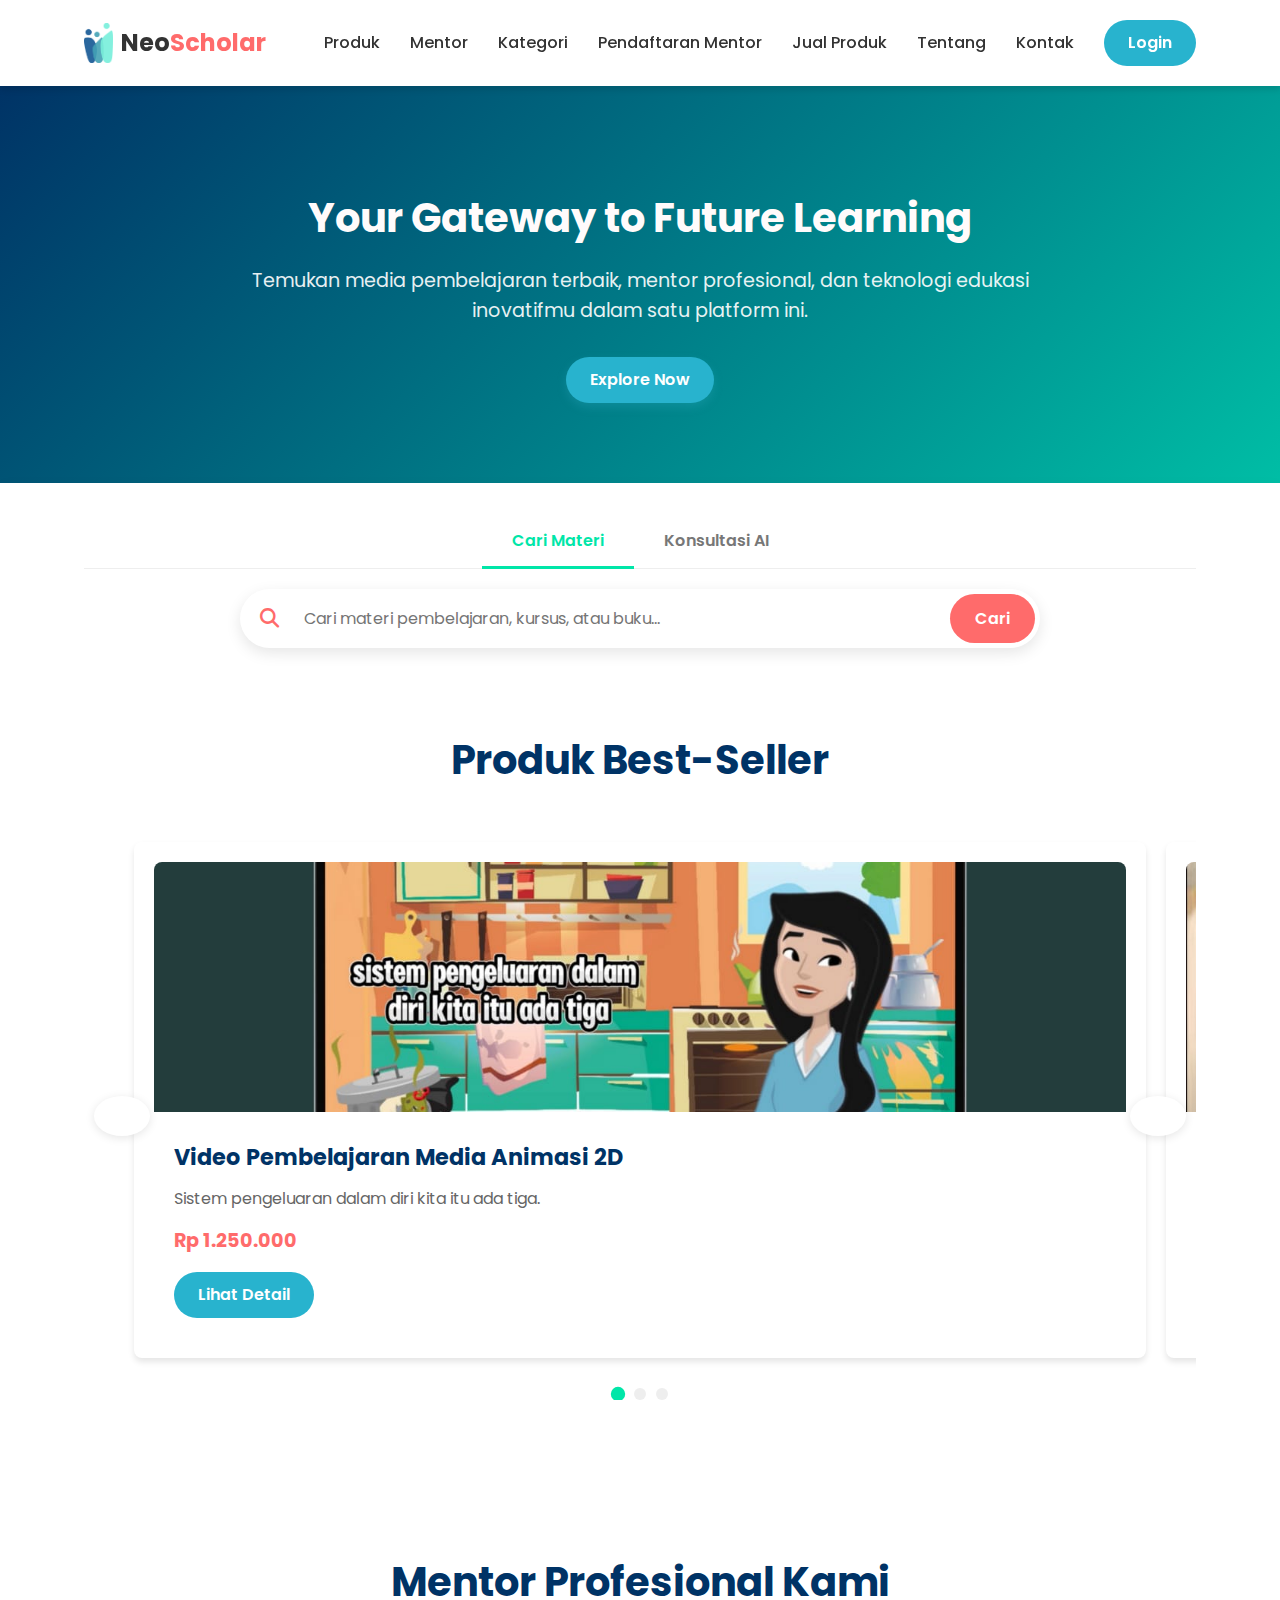
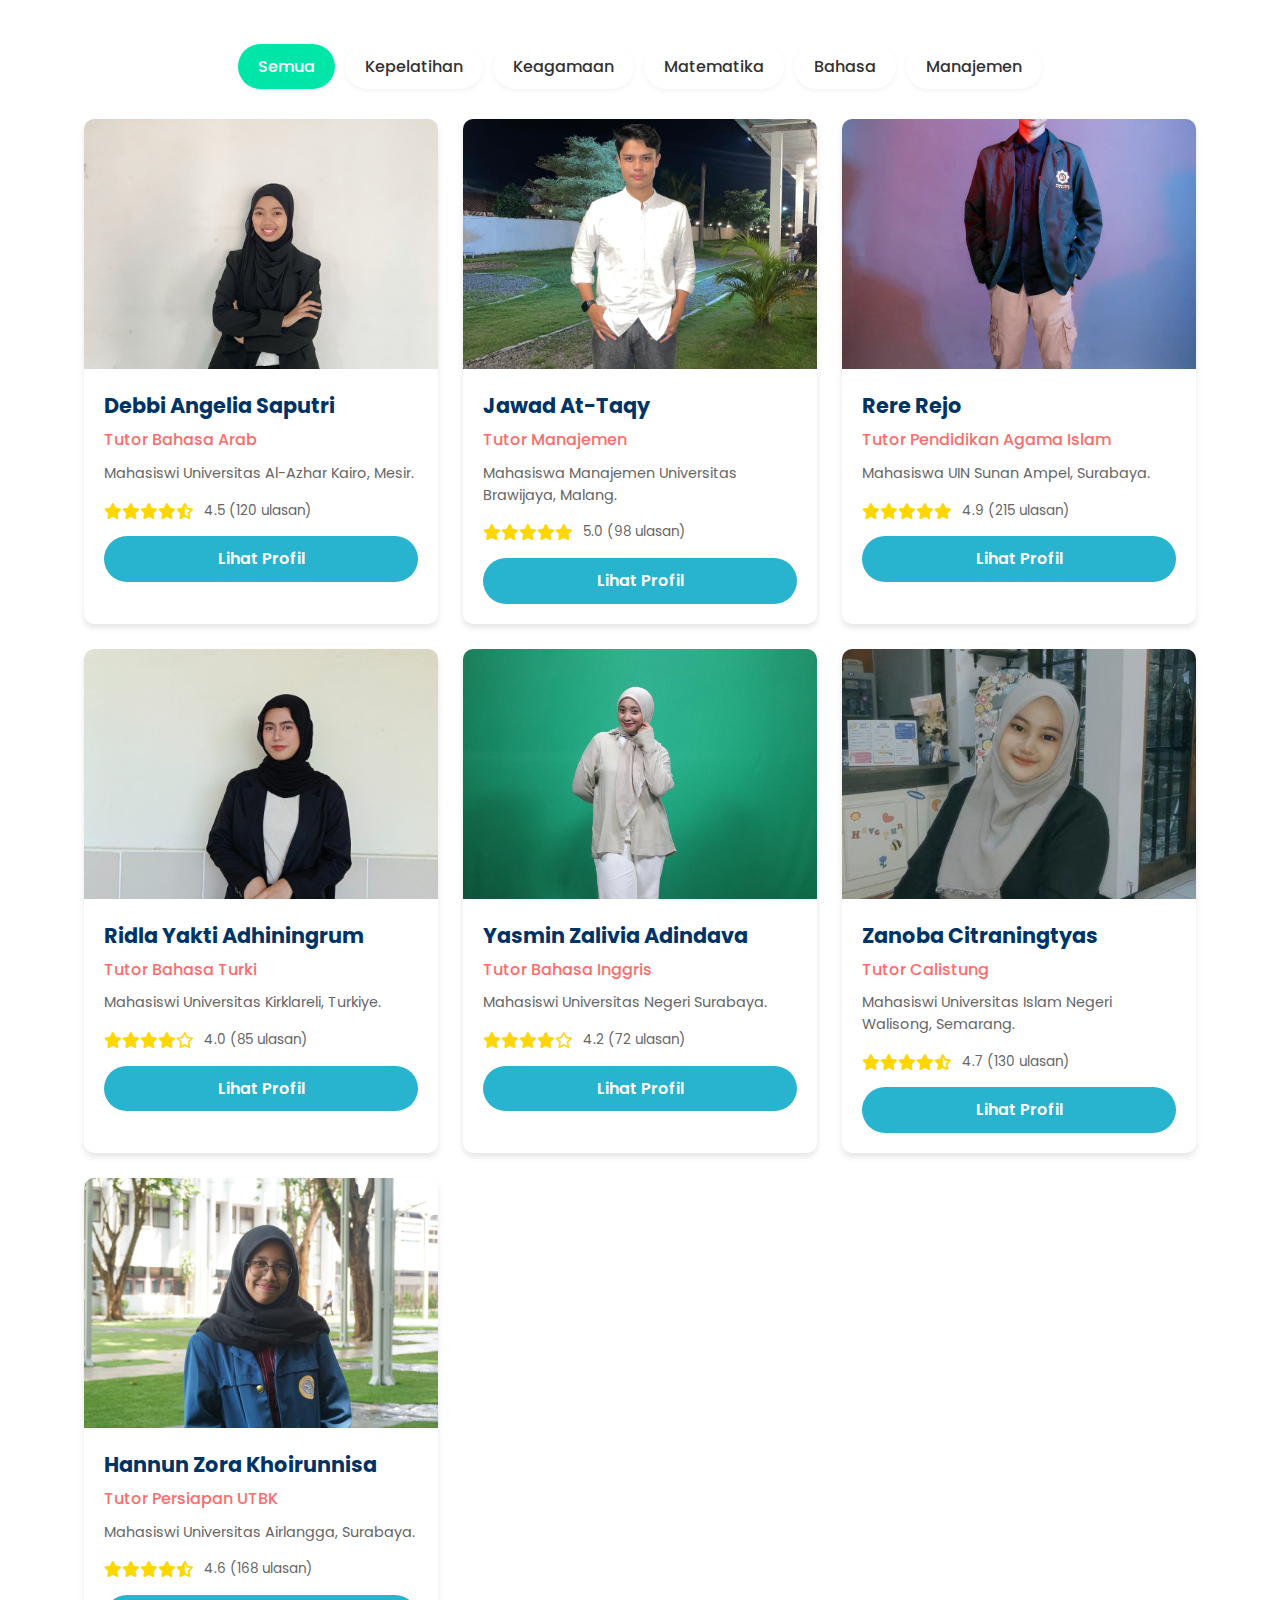
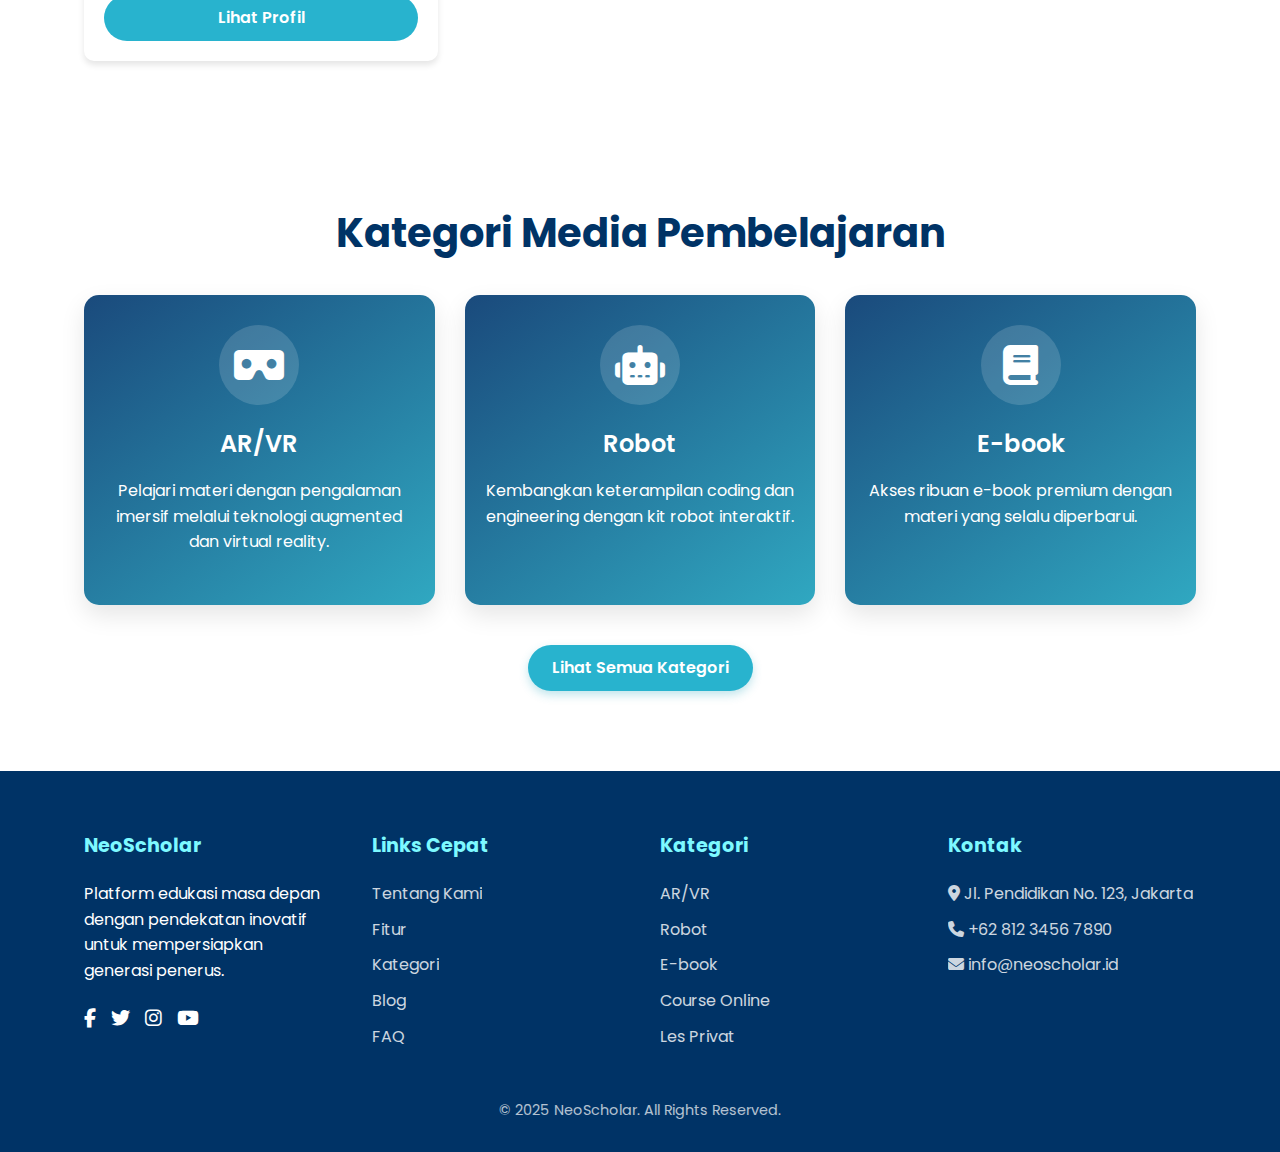
<file: index.html>
<!DOCTYPE html>
<html lang="id">
<head>
    <meta charset="UTF-8">
    <meta name="viewport" content="width=device-width, initial-scale=1.0">
    <title>NeoScholar - Platform Edukasi Masa Depan</title>
    <link rel="stylesheet" href="styles.css">
    <link rel="preconnect" href="https://fonts.googleapis.com">
    <link rel="preconnect" href="https://fonts.gstatic.com" crossorigin>
    <link href="https://fonts.googleapis.com/css2?family=Poppins:wght@300;400;500;600;700&display=swap" rel="stylesheet">
    <link rel="stylesheet" href="https://cdnjs.cloudflare.com/ajax/libs/font-awesome/6.4.0/css/all.min.css">
</head>
<body>
    <!-- Header -->
    <header>
        <div class="container">
            <nav class="navbar">
                <a href="index.html" class="logo">
                    <img src="Logo NS.png" alt="NeoScholar Logo">
                    Neo<span>Scholar</span>
                </a>
                <ul class="nav-links">
                    <li><a href="#product" class="nav-link">Produk</a></li>
                    <li><a href="#mentor" class="nav-link">Mentor</a></li>
                    <li><a href="#categories" class="nav-link">Kategori</a></li>
                    <li><a href="pendaftaranmentor.html" class="nav-link">Pendaftaran Mentor</a></li>
                    <li><a href="jualproduk.html" class="nav-link">Jual Produk</a></li>
                    <li><a href="tentang.html" class="nav-link">Tentang</a></li>
                    <li><a href="contact.html" class="nav-link">Kontak</a></li>
                    <li><a href="login.html" class="btn btn-primary">Login</a></li>
                </ul>
                <div class="mobile-menu">
                    <i class="fas fa-bars"></i>
                </div>
            </nav>
        </div>
    </header>

    <!-- Hero Section -->
    <section class="hero">
        <div class="container">
            <div class="hero-content">
                <h1 class="hero-title">Your Gateway to Future Learning</h1>
                <p class="hero-subtitle">Temukan media pembelajaran terbaik, mentor profesional, dan teknologi edukasi inovatifmu dalam satu platform ini.</p>
                <a href="#product" class="btn btn-secondary">Explore Now</a>
            </div>
        </div>
    </section>

    <!-- Search Section (New) -->
    <section class="search-section">
        <div class="container">
            <div class="search-tabs">
                <div class="search-tab active" data-tab="general">Cari Materi</div>
                <div class="search-tab" data-tab="ai">Konsultasi AI</div>
            </div>
            
            <div class="search-content">
                <!-- General Search -->
                <div class="search-panel active" id="general-search">
                    <div class="search-container">
                        <div class="search-box">
                            <i class="fas fa-search search-icon"></i>
                            <input type="text" class="search-input" placeholder="Cari materi pembelajaran, kursus, atau buku...">
                            <button class="search-button">Cari</button>
                        </div>
                    </div>
                </div>
                
                <!-- AI Consultation Search -->
                <div class="search-panel" id="ai-search">
                    <div class="search-container">
                        <div class="search-box">
                            <i class="fas fa-robot search-icon"></i>
                            <input type="text" class="search-input" placeholder="Tanyakan pada AI tentang pelajaran atau konsep yang sulit...">
                            <button class="search-button ai-button">Konsultasi</button>
                        </div>
                    </div>
                </div>
            </div>
        </div>
    </section>

    <!-- Best Seller Products Section (Enhanced) -->
    <section class="bestseller section" id="product">
        <div class="container">
            <h2 class="section-title">Produk Best-Seller</h2>
            <div class="carousel">
                <div class="carousel-container">
                    <div class="carousel-item">
                        <div class="card">
                            <img src="Animasi2d.jpeg" alt="Produk 1" class="carousel-img">
                            <div class="carousel-content">
                                <h3>Video Pembelajaran Media Animasi 2D </h3>
                                <p>Sistem pengeluaran dalam diri kita itu ada tiga.</p>
                                <div class="product-price">Rp 1.250.000</div>
                                <a href="#" class="btn btn-primary">Lihat Detail</a>
                            </div>
                        </div>
                    </div>
                    <div class="carousel-item">
                        <div class="card">
                            <img src="ARstrukturbumi.jpeg" alt="Produk 2" class="carousel-img">
                            <div class="carousel-content">
                                <h3>AR Learning</h3>
                                <p>Belajar struktur bumi.</p>
                                <div class="product-price">Rp 899.000</div>
                                <a href="#" class="btn btn-primary">Lihat Detail</a>
                            </div>
                        </div>
                    </div>
                    <div class="carousel-item">
                        <div class="card">
                            <img src="Bgameoperasihitungan.jpeg" alt="Produk 3" class="carousel-img">
                            <div class="carousel-content">
                                <h3>Board Game Edukasi</h3>
                                <p>Belajar operasi hitung bilangan.</p>
                                <div class="product-price">Rp 1.750.000</div>
                                <a href="#" class="btn btn-primary">Lihat Detail</a>
                            </div>
                        </div>
                    </div>
                </div>
                <div class="carousel-controls">
                    <div class="carousel-dot active" data-index="0"></div>
                    <div class="carousel-dot" data-index="1"></div>
                    <div class="carousel-dot" data-index="2"></div>
                </div>
                <div class="carousel-arrows">
                    <button class="carousel-prev"><i class="fas fa-chevron-left"></i></button>
                    <button class="carousel-next"><i class="fas fa-chevron-right"></i></button>
                </div>
            </div>
        </div>
    </section>

    <section class="mentors section" id="mentor">
        <div class="container">
            <h2 class="section-title">Mentor Profesional Kami</h2>
            
            <!-- Mentors Categories -->
            <div class="mentor-categories">
                <div class="mentor-category active" data-category="all">Semua</div>
                <div class="mentor-category" data-category="kepelatihan">Kepelatihan</div>
                <div class="mentor-category" data-category="keagamaan">Keagamaan</div>
                <div class="mentor-category" data-category="mathematics">Matematika</div>
                <div class="mentor-category" data-category="language">Bahasa</div>
                <div class="mentor-category" data-category="manajemen">Manajemen</div>
            </div>
            
            <!-- Mentors Grid -->
            <div class="mentors-grid">
                <!-- Language Mentors -->
                <div class="mentor-card" data-type="language">
                    <div class="mentor-image">
                        <img src="debbi.jpeg" alt="Debbi Angelia Saputri">
                    </div>
                    <div class="mentor-info">
                        <h3 class="mentor-name">Debbi Angelia Saputri</h3>
                        <p class="mentor-title">Tutor Bahasa Arab</p>
                        <p class="mentor-bio">Mahasiswi Universitas Al-Azhar Kairo, Mesir.</p>
                        <div class="mentor-rating">
                            <i class="fas fa-star"></i>
                            <i class="fas fa-star"></i>
                            <i class="fas fa-star"></i>
                            <i class="fas fa-star"></i>
                            <i class="fas fa-star-half-alt"></i>
                            <span>4.5 (120 ulasan)</span>
                        </div>
                        <a href="#" class="btn btn-primary mentor-btn">Lihat Profil</a>
                    </div>
                </div>
                
                <div class="mentor-card" data-type="manajemen">
                    <div class="mentor-image">
                        <img src="jawad.jpeg" alt="Jawad At-Taqy">
                    </div>
                    <div class="mentor-info">
                        <h3 class="mentor-name">Jawad At-Taqy</h3>
                        <p class="mentor-title">Tutor Manajemen</p>
                        <p class="mentor-bio">Mahasiswa Manajemen Universitas Brawijaya, Malang.</p>
                        <div class="mentor-rating">
                            <i class="fas fa-star"></i>
                            <i class="fas fa-star"></i>
                            <i class="fas fa-star"></i>
                            <i class="fas fa-star"></i>
                            <i class="fas fa-star"></i>
                            <span>5.0 (98 ulasan)</span>
                        </div>
                        <a href="#" class="btn btn-primary mentor-btn">Lihat Profil</a>
                    </div>
                </div>
    
                <!-- keagamaan Mentors -->
                <div class="mentor-card" data-type="keagamaan">
                    <div class="mentor-image">
                        <img src="rere.jpeg" alt="Rere Rejo">
                    </div>
                    <div class="mentor-info">
                        <h3 class="mentor-name">Rere Rejo</h3>
                        <p class="mentor-title">Tutor Pendidikan Agama Islam</p>
                        <p class="mentor-bio">Mahasiswa UIN Sunan Ampel, Surabaya.</p>
                        <div class="mentor-rating">
                            <i class="fas fa-star"></i>
                            <i class="fas fa-star"></i>
                            <i class="fas fa-star"></i>
                            <i class="fas fa-star"></i>
                            <i class="fas fa-star"></i>
                            <span>4.9 (215 ulasan)</span>
                        </div>
                        <a href="#" class="btn btn-primary mentor-btn">Lihat Profil</a>
                    </div>
                </div>
                
                <div class="mentor-card" data-type="language">
                    <div class="mentor-image">
                        <img src="ridla.jpeg" alt="Ridla Yakti Adhiningrum">
                    </div>
                    <div class="mentor-info">
                        <h3 class="mentor-name">Ridla Yakti Adhiningrum</h3>
                        <p class="mentor-title">Tutor Bahasa Turki</p>
                        <p class="mentor-bio">Mahasiswi Universitas Kirklareli, Turkiye.</p>
                        <div class="mentor-rating">
                            <i class="fas fa-star"></i>
                            <i class="fas fa-star"></i>
                            <i class="fas fa-star"></i>
                            <i class="fas fa-star"></i>
                            <i class="far fa-star"></i>
                            <span>4.0 (85 ulasan)</span>
                        </div>
                        <a href="#" class="btn btn-primary mentor-btn">Lihat Profil</a>
                    </div>
                </div>
    
                <!-- Mathematics Mentors -->
                <div class="mentor-card" data-type="language">
                    <div class="mentor-image">
                        <img src="yasmin.jpeg" alt="Yasmin Zalivia Adindava">
                    </div>
                    <div class="mentor-info">
                        <h3 class="mentor-name">Yasmin Zalivia Adindava</h3>
                        <p class="mentor-title">Tutor Bahasa Inggris</p>
                        <p class="mentor-bio">Mahasiswi Universitas Negeri Surabaya.</p>
                        <div class="mentor-rating">
                            <i class="fas fa-star"></i>
                            <i class="fas fa-star"></i>
                            <i class="fas fa-star"></i>
                            <i class="fas fa-star"></i>
                            <i class="far fa-star"></i>
                            <span>4.2 (72 ulasan)</span>
                        </div>
                        <a href="#" class="btn btn-primary mentor-btn">Lihat Profil</a>
                    </div>
                </div>
                
                <div class="mentor-card" data-type="mathematics">
                    <div class="mentor-image">
                        <img src="zanoba.jpeg" alt="Zanoba Citraningtyas">
                    </div>
                    <div class="mentor-info">
                        <h3 class="mentor-name">Zanoba Citraningtyas</h3>
                        <p class="mentor-title">Tutor Calistung</p>
                        <p class="mentor-bio">Mahasiswi Universitas Islam Negeri Walisong, Semarang.</p>
                        <div class="mentor-rating">
                            <i class="fas fa-star"></i>
                            <i class="fas fa-star"></i>
                            <i class="fas fa-star"></i>
                            <i class="fas fa-star"></i>
                            <i class="fas fa-star-half-alt"></i>
                            <span>4.7 (130 ulasan)</span>
                        </div>
                        <a href="#" class="btn btn-primary mentor-btn">Lihat Profil</a>
                    </div>
                </div>
    
                <!-- Language Mentors -->
                <div class="mentor-card" data-type="kepelatihan">
                    <div class="mentor-image">
                        <img src="zora.jpeg" alt="Hannun Zora Khoirunnisa">
                    </div>
                    <div class="mentor-info">
                        <h3 class="mentor-name">Hannun Zora Khoirunnisa</h3>
                        <p class="mentor-title">Tutor Persiapan UTBK</p>
                        <p class="mentor-bio">Mahasiswi Universitas Airlangga, Surabaya.</p>
                        <div class="mentor-rating">
                            <i class="fas fa-star"></i>
                            <i class="fas fa-star"></i>
                            <i class="fas fa-star"></i>
                            <i class="fas fa-star"></i>
                            <i class="fas fa-star-half-alt"></i>
                            <span>4.6 (168 ulasan)</span>
                        </div>
                        <a href="#" class="btn btn-primary mentor-btn">Lihat Profil</a>
                    </div>
                </div>
            </div>
        </div>
    </section>

    <section class="categories section" id="categories">
        <div class="container">
            <h2 class="section-title">Kategori Media Pembelajaran</h2>
            <div class="categories-container">
                <div class="category-card">
                    <div class="category-img-container">
                        <i class="fas fa-vr-cardboard category-icon"></i>
                    </div>
                    <div class="category-content">
                        <h3 class="category-title">AR/VR</h3>
                        <p>Pelajari materi dengan pengalaman imersif melalui teknologi augmented dan virtual reality.</p>
                    </div>
                </div>
                <div class="category-card">
                    <div class="category-img-container">
                        <i class="fas fa-robot category-icon"></i>
                    </div>
                    <div class="category-content">
                        <h3 class="category-title">Robot</h3>
                        <p>Kembangkan keterampilan coding dan engineering dengan kit robot interaktif.</p>
                    </div>
                </div>
                <div class="category-card">
                    <div class="category-img-container">
                        <i class="fas fa-book category-icon"></i>
                    </div>
                    <div class="category-content">
                        <h3 class="category-title">E-book</h3>
                        <p>Akses ribuan e-book premium dengan materi yang selalu diperbarui.</p>
                    </div>
                </div>
            </div>
            <div class="categories-action">
                <a href="kategori.html" class="btn btn-secondary">Lihat Semua Kategori</a>
            </div>
        </div>
    </section>

    <!-- Footer -->
    <footer>
        <div class="container">
            <div class="footer-container">
                <div class="footer-column">
                    <h3>NeoScholar</h3>
                    <p>Platform edukasi masa depan dengan pendekatan inovatif untuk mempersiapkan generasi penerus.</p>
                    <div class="social-links">
                        <a href="#" class="social-icon"><i class="fab fa-facebook-f"></i></a>
                        <a href="#" class="social-icon"><i class="fab fa-twitter"></i></a>
                        <a href="#" class="social-icon"><i class="fab fa-instagram"></i></a>
                        <a href="#" class="social-icon"><i class="fab fa-youtube"></i></a>
                    </div>
                </div>
                <div class="footer-column">
                    <h3>Links Cepat</h3>
                    <a href="#" class="footer-link">Tentang Kami</a>
                    <a href="#" class="footer-link">Fitur</a>
                    <a href="#" class="footer-link">Kategori</a>
                    <a href="#" class="footer-link">Blog</a>
                    <a href="#" class="footer-link">FAQ</a>
                </div>
                <div class="footer-column">
                    <h3>Kategori</h3>
                    <a href="#" class="footer-link">AR/VR</a>
                    <a href="#" class="footer-link">Robot</a>
                    <a href="#" class="footer-link">E-book</a>
                    <a href="#" class="footer-link">Course Online</a>
                    <a href="#" class="footer-link">Les Privat</a>
                </div>
                <div class="footer-column">
                    <h3>Kontak</h3>
                    <a href="#" class="footer-link"><i class="fas fa-map-marker-alt"></i> Jl. Pendidikan No. 123, Jakarta</a>
                    <a href="#" class="footer-link"><i class="fas fa-phone"></i> +62 812 3456 7890</a>
                    <a href="#" class="footer-link"><i class="fas fa-envelope"></i> info@neoscholar.id</a>
                </div>
            </div>
            <div class="copyright">
                <p>&copy; 2025 NeoScholar. All Rights Reserved.</p>
            </div>
        </div>
    </footer>

    <script>
        // Simple JavaScript for mobile menu toggle
        const mobileMenu = document.querySelector('.mobile-menu');
        const navLinks = document.querySelector('.nav-links');
        
        mobileMenu.addEventListener('click', () => {
            navLinks.classList.toggle('active');
        });
        
        // Search tabs functionality
        const searchTabs = document.querySelectorAll('.search-tab');
        const searchPanels = document.querySelectorAll('.search-panel');
        
        searchTabs.forEach(tab => {
            tab.addEventListener('click', () => {
                // Remove active class from all tabs
                searchTabs.forEach(t => t.classList.remove('active'));
                // Add active class to clicked tab
                tab.classList.add('active');
                
                // Hide all panels
                searchPanels.forEach(panel => panel.classList.remove('active'));
                // Show the corresponding panel
                const tabId = tab.getAttribute('data-tab');
                document.getElementById(tabId + '-search').classList.add('active');
            });
        });
        
        // Carousel functionality
        const carouselContainer = document.querySelector('.carousel-container');
        const carouselDots = document.querySelectorAll('.carousel-dot');
        const carouselNext = document.querySelector('.carousel-next');
        const carouselPrev = document.querySelector('.carousel-prev');
        let currentIndex = 0;
        
        function updateCarousel() {
            carouselContainer.style.transform = `translateX(-${currentIndex * 100}%)`;
            
            // Update dots
            carouselDots.forEach((dot, index) => {
                dot.classList.toggle('active', index === currentIndex);
            });
        }
        
        carouselDots.forEach(dot => {
            dot.addEventListener('click', () => {
                currentIndex = parseInt(dot.getAttribute('data-index'));
                updateCarousel();
            });
        });
        
        carouselNext.addEventListener('click', () => {
            currentIndex = (currentIndex + 1) % carouselDots.length;
            updateCarousel();
        });
        
        carouselPrev.addEventListener('click', () => {
            currentIndex = (currentIndex - 1 + carouselDots.length) % carouselDots.length;
            updateCarousel();
        });
        
        // Mentor filter functionality
        const mentorCategories = document.querySelectorAll('.mentor-category');
        const mentorCards = document.querySelectorAll('.mentor-card');
        
        mentorCategories.forEach(category => {
            category.addEventListener('click', () => {
                // Remove active class from all categories
                mentorCategories.forEach(c => c.classList.remove('active'));
                // Add active class to clicked category
                category.classList.add('active');
                
                const selectedCategory = category.getAttribute('data-category');
                
                // Show/hide mentor cards based on category
                mentorCards.forEach(card => {
                    if (selectedCategory === 'all' || card.getAttribute('data-type') === selectedCategory) {
                        card.style.display = 'flex';
                    } else {
                        card.style.display = 'none';
                    }
                });
            });
        });
    </script>
</body>
</html>
</file>
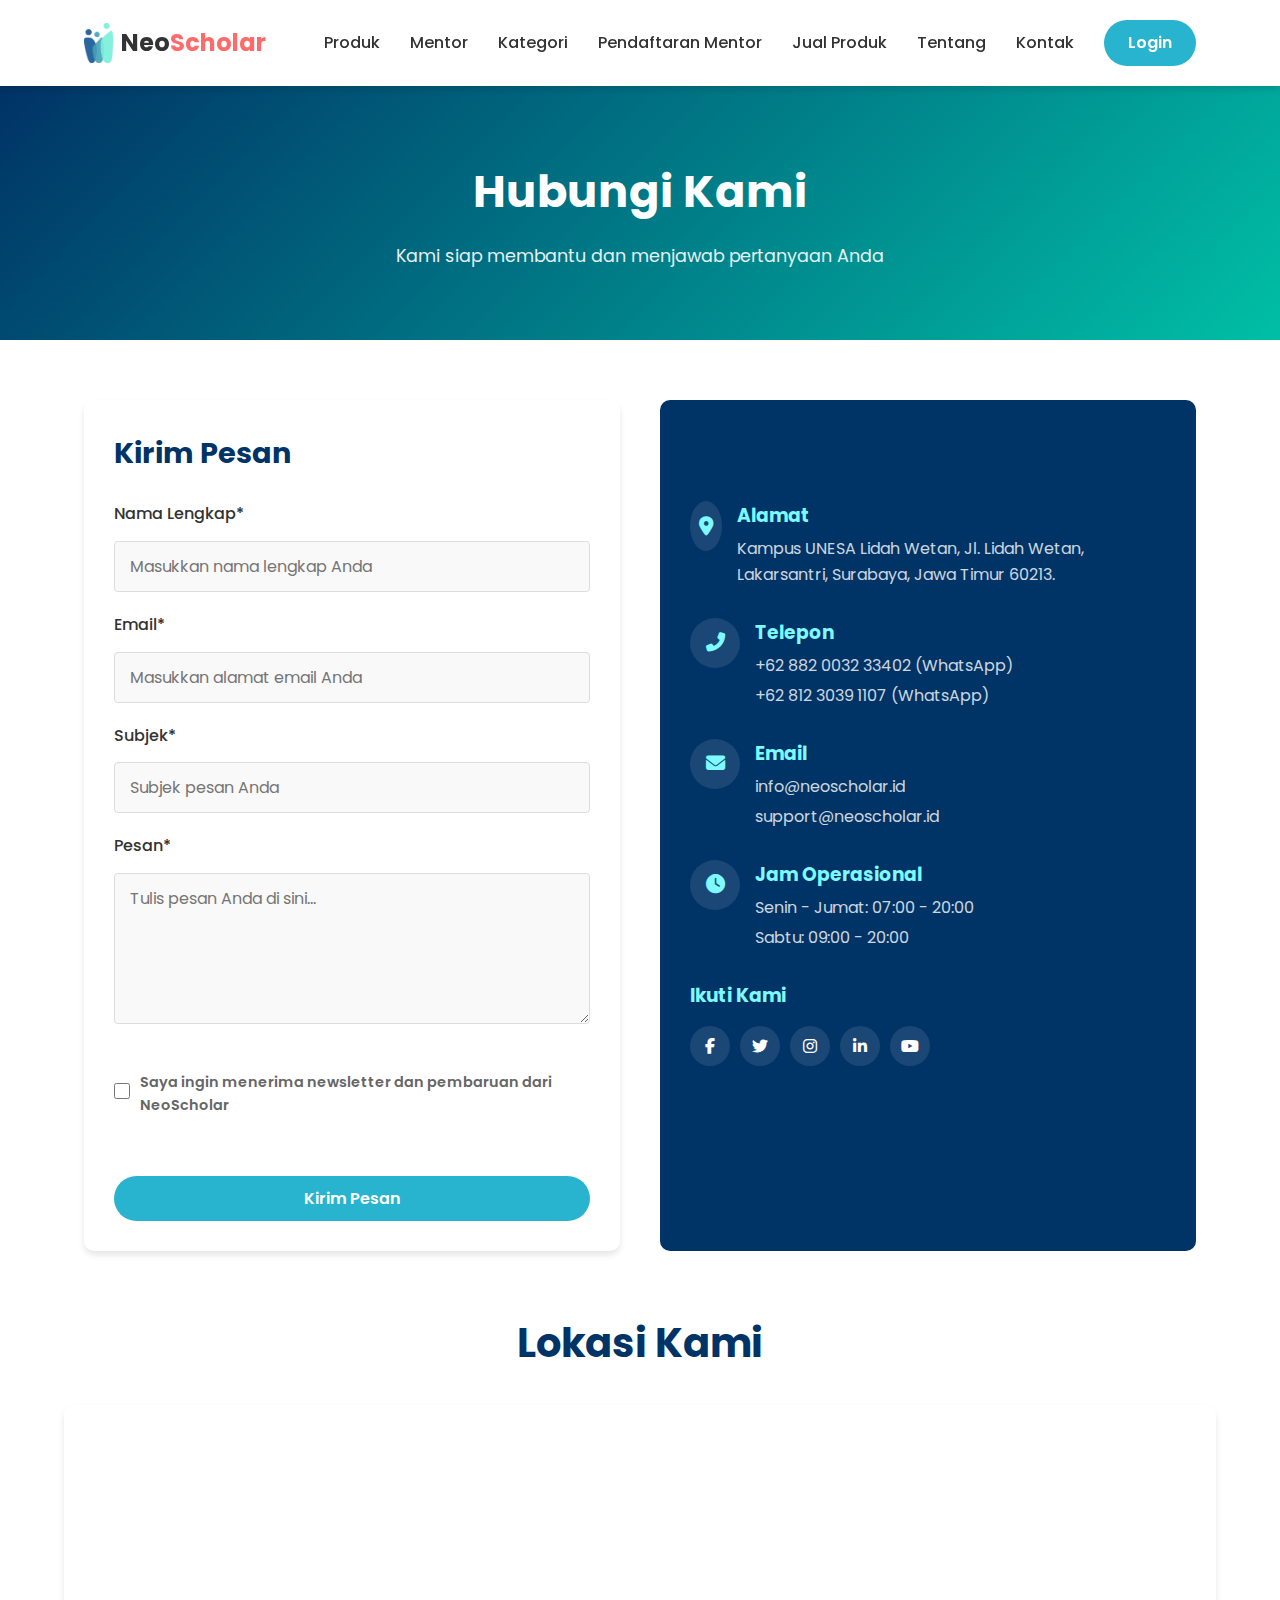
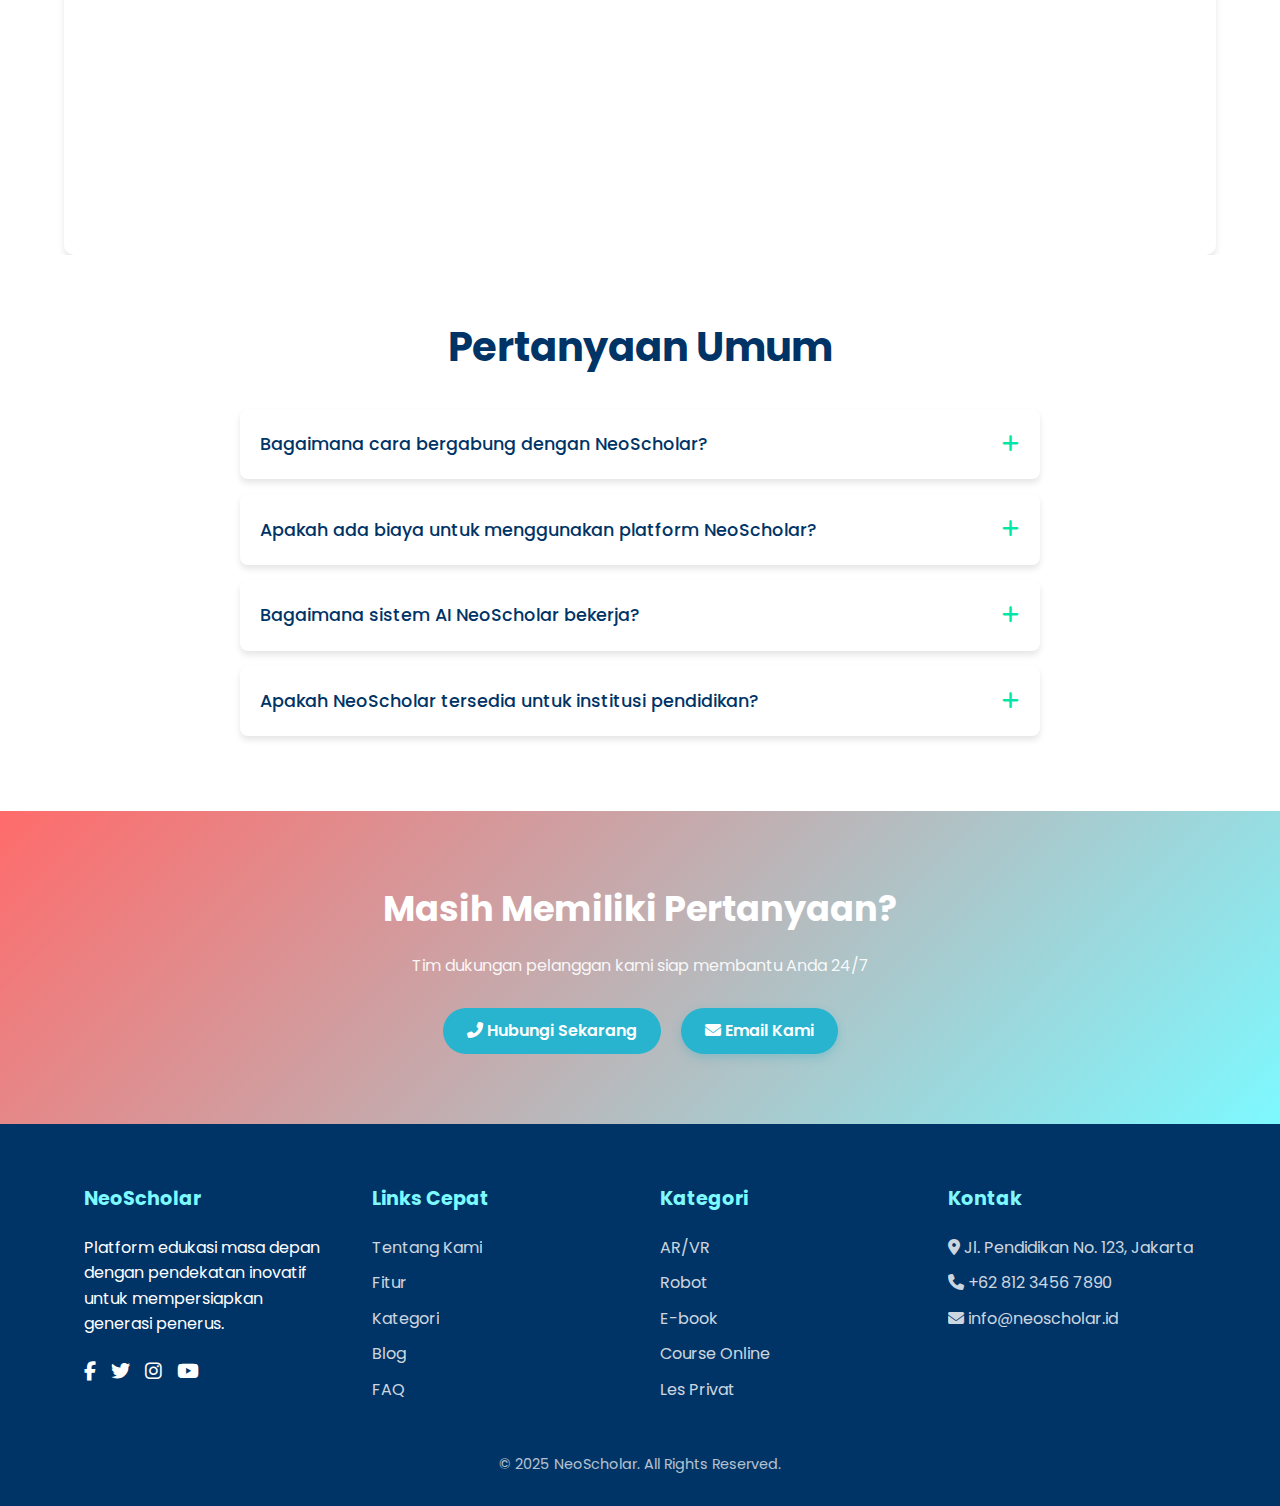
<file: contact.html>
<!DOCTYPE html>
<html lang="id">
<head>
    <meta charset="UTF-8">
    <meta name="viewport" content="width=device-width, initial-scale=1.0">
    <title>Kontak - NeoScholar</title>
    <link rel="stylesheet" href="styles.css">
    <link rel="preconnect" href="https://fonts.googleapis.com">
    <link rel="preconnect" href="https://fonts.gstatic.com" crossorigin>
    <link href="https://fonts.googleapis.com/css2?family=Poppins:wght@300;400;500;600;700&display=swap" rel="stylesheet">
    <link rel="stylesheet" href="https://cdnjs.cloudflare.com/ajax/libs/font-awesome/6.4.0/css/all.min.css">
</head>
<body>
    <!-- Header -->
    <header>
        <div class="container">
            <nav class="navbar">
                <a href="index.html" class="logo">
                    <img src="Logo NS.png" alt="NeoScholar Logo">
                    Neo<span>Scholar</span>
                </a>
                <ul class="nav-links">
                    <li><a href="#product" class="nav-link">Produk</a></li>
                    <li><a href="#mentor" class="nav-link">Mentor</a></li>
                    <li><a href="#categories" class="nav-link">Kategori</a></li>
                    <li><a href="pendaftaranmentor.html" class="nav-link">Pendaftaran Mentor</a></li>
                    <li><a href="jualproduk.html" class="nav-link">Jual Produk</a></li>
                    <li><a href="tentang.html" class="nav-link">Tentang</a></li>
                    <li><a href="contact.html" class="nav-link">Kontak</a></li>
                    <li><a href="login.html" class="btn btn-primary">Login</a></li>
                </ul>
                <div class="mobile-menu">
                    <i class="fas fa-bars"></i>
                </div>
            </nav>
        </div>
    </header>

    <!-- Hero Section -->
    <section class="page-hero">
        <div class="container">
            <div class="page-hero-content">
                <h1 class="page-hero-title">Hubungi Kami</h1>
                <p class="page-hero-subtitle">Kami siap membantu dan menjawab pertanyaan Anda</p>
            </div>
        </div>
    </section>

    <!-- Contact Section -->
    <section class="contact-section section">
        <div class="container">
            <div class="contact-container">
                <!-- Contact Form -->
                <div class="contact-form-container">
                    <h2 class="contact-title">Kirim Pesan</h2>
                    <form id="contactForm" class="contact-form">
                        <div class="form-group">
                            <label for="name" class="form-label">Nama Lengkap*</label>
                            <input type="text" id="name" class="form-input" placeholder="Masukkan nama lengkap Anda" required>
                        </div>
                        
                        <div class="form-group">
                            <label for="email" class="form-label">Email*</label>
                            <input type="email" id="email" class="form-input" placeholder="Masukkan alamat email Anda" required>
                        </div>
                        
                        <div class="form-group">
                            <label for="subject" class="form-label">Subjek*</label>
                            <input type="text" id="subject" class="form-input" placeholder="Subjek pesan Anda" required>
                        </div>
                        
                        <div class="form-group">
                            <label for="message" class="form-label">Pesan*</label>
                            <textarea id="message" class="form-textarea" placeholder="Tulis pesan Anda di sini..." rows="5" required></textarea>
                        </div>
                        
                        <div class="form-checkbox">
                            <input type="checkbox" id="newsletter" class="checkbox-input">
                            <label for="newsletter" class="checkbox-label">Saya ingin menerima newsletter dan pembaruan dari NeoScholar</label>
                        </div>
                        
                        <button type="submit" class="btn btn-primary contact-submit">Kirim Pesan</button>
                    </form>
                </div>
                
                <!-- Contact Info -->
                <div class="contact-info-container">
                    <h2 class="contact-title">Informasi Kontak</h2>
                    
                    <div class="contact-info-item">
                        <div class="contact-info-icon">
                            <i class="fas fa-map-marker-alt"></i>
                        </div>
                        <div class="contact-info-content">
                            <h3>Alamat</h3>
                            <p>
                                Kampus UNESA Lidah Wetan, Jl. Lidah Wetan, Lakarsantri, Surabaya, Jawa Timur 60213.<br>
                              </p>
                          </div>
                    </div>
                    
                    <div class="contact-info-item">
                        <div class="contact-info-icon">
                            <i class="fas fa-phone-alt"></i>
                        </div>
                        <div class="contact-info-content">
                            <h3>Telepon</h3>
                            <p>+62 882 0032 33402 (WhatsApp)</p>
                            <p>+62 812 3039 1107 (WhatsApp)</p>
                        </div>
                    </div>
                    
                    <div class="contact-info-item">
                        <div class="contact-info-icon">
                            <i class="fas fa-envelope"></i>
                        </div>
                        <div class="contact-info-content">
                            <h3>Email</h3>
                            <p>info@neoscholar.id</p>
                            <p>support@neoscholar.id</p>
                        </div>
                    </div>
                    
                    <div class="contact-info-item">
                        <div class="contact-info-icon">
                            <i class="fas fa-clock"></i>
                        </div>
                        <div class="contact-info-content">
                            <h3>Jam Operasional</h3>
                            <p>Senin - Jumat: 07:00 - 20:00</p>
                            <p>Sabtu: 09:00 - 20:00</p>
                        </div>
                    </div>
                    
                    <div class="contact-social">
                        <h3>Ikuti Kami</h3>
                        <div class="contact-social-links">
                            <a href="#" class="contact-social-icon"><i class="fab fa-facebook-f"></i></a>
                            <a href="#" class="contact-social-icon"><i class="fab fa-twitter"></i></a>
                            <a href="#" class="contact-social-icon"><i class="fab fa-instagram"></i></a>
                            <a href="#" class="contact-social-icon"><i class="fab fa-linkedin-in"></i></a>
                            <a href="#" class="contact-social-icon"><i class="fab fa-youtube"></i></a>
                        </div>
                    </div>
                </div>
            </div>
        </div>
    </section>
    
<!-- Map Section -->
<section class="map-section section">
    <h2 class="section-title">Lokasi Kami</h2>
    <div class="map-container">
        <iframe
            class="google-map"
            src="https://www.bing.com/maps/embed?h=400&w=800&cp=-7.30411~112.668291&lvl=14.7&typ=d&sty=r&src=SHELL&FORM=MBEDV8"
            width="100%"
            height="450"
            style="border:0;"
            allowfullscreen=""
            loading="lazy">
        </iframe>
    </div>
</section>


    <!-- FAQ Section -->
    <section class="faq-section section">
        <div class="container">
            <h2 class="section-title">Pertanyaan Umum</h2>
            <div class="faq-container">
                <div class="faq-item">
                    <div class="faq-question">
                        <h3>Bagaimana cara bergabung dengan NeoScholar?</h3>
                        <span class="faq-toggle"><i class="fas fa-plus"></i></span>
                    </div>
                    <div class="faq-answer">
                        <p>Anda dapat mendaftar melalui halaman Login dengan mengklik tombol "Daftar" atau menghubungi tim kami untuk bantuan pendaftaran.</p>
                    </div>
                </div>
                
                <div class="faq-item">
                    <div class="faq-question">
                        <h3>Apakah ada biaya untuk menggunakan platform NeoScholar?</h3>
                        <span class="faq-toggle"><i class="fas fa-plus"></i></span>
                    </div>
                    <div class="faq-answer">
                        <p>NeoScholar menawarkan paket gratis dengan fitur terbatas dan paket berbayar dengan akses penuh ke semua fitur. Kunjungi halaman Produk untuk informasi lebih detail.</p>
                    </div>
                </div>
                
                <div class="faq-item">
                    <div class="faq-question">
                        <h3>Bagaimana sistem AI NeoScholar bekerja?</h3>
                        <span class="faq-toggle"><i class="fas fa-plus"></i></span>
                    </div>
                    <div class="faq-answer">
                        <p>AI kami menganalisis gaya belajar, kekuatan, dan kelemahan Anda melalui asesmen awal dan perilaku belajar untuk menyesuaikan materi dan metode pembelajaran yang paling efektif untuk Anda.</p>
                    </div>
                </div>
                
                <div class="faq-item">
                    <div class="faq-question">
                        <h3>Apakah NeoScholar tersedia untuk institusi pendidikan?</h3>
                        <span class="faq-toggle"><i class="fas fa-plus"></i></span>
                    </div>
                    <div class="faq-answer">
                        <p>Ya, kami menyediakan solusi khusus untuk sekolah, universitas, dan lembaga pendidikan lainnya. Hubungi tim sales kami untuk informasi lebih lanjut.</p>
                    </div>
                </div>
            </div>
        </div>
    </section>

    <!-- CTA Section -->
    <section class="cta-section">
        <div class="container">
            <div class="cta-content">
                <h2 class="cta-title">Masih Memiliki Pertanyaan?</h2>
                <p class="cta-text">Tim dukungan pelanggan kami siap membantu Anda 24/7</p>
                <div class="cta-buttons">
                    <a href="tel:+6281234567890" class="btn btn-primary"><i class="fas fa-phone-alt"></i> Hubungi Sekarang</a>
                    <a href="mailto:support@neoscholar.id" class="btn btn-secondary"><i class="fas fa-envelope"></i> Email Kami</a>
                </div>
            </div>
        </div>
    </section>

    <!-- Footer -->
    <footer>
        <div class="container">
            <div class="footer-container">
                <div class="footer-column">
                    <h3>NeoScholar</h3>
                    <p>Platform edukasi masa depan dengan pendekatan inovatif untuk mempersiapkan generasi penerus.</p>
                    <div class="social-links">
                        <a href="#" class="social-icon"><i class="fab fa-facebook-f"></i></a>
                        <a href="#" class="social-icon"><i class="fab fa-twitter"></i></a>
                        <a href="#" class="social-icon"><i class="fab fa-instagram"></i></a>
                        <a href="#" class="social-icon"><i class="fab fa-youtube"></i></a>
                    </div>
                </div>
                <div class="footer-column">
                    <h3>Links Cepat</h3>
                    <a href="#" class="footer-link">Tentang Kami</a>
                    <a href="#" class="footer-link">Fitur</a>
                    <a href="#" class="footer-link">Kategori</a>
                    <a href="#" class="footer-link">Blog</a>
                    <a href="#" class="footer-link">FAQ</a>
                </div>
                <div class="footer-column">
                    <h3>Kategori</h3>
                    <a href="#" class="footer-link">AR/VR</a>
                    <a href="#" class="footer-link">Robot</a>
                    <a href="#" class="footer-link">E-book</a>
                    <a href="#" class="footer-link">Course Online</a>
                    <a href="#" class="footer-link">Les Privat</a>
                </div>
                <div class="footer-column">
                    <h3>Kontak</h3>
                    <a href="#" class="footer-link"><i class="fas fa-map-marker-alt"></i> Jl. Pendidikan No. 123, Jakarta</a>
                    <a href="#" class="footer-link"><i class="fas fa-phone"></i> +62 812 3456 7890</a>
                    <a href="#" class="footer-link"><i class="fas fa-envelope"></i> info@neoscholar.id</a>
                </div>
            </div>
            <div class="copyright">
                <p>&copy; 2025 NeoScholar. All Rights Reserved.</p>
            </div>
        </div>
    </footer>

    <script>
        // Mobile menu toggle
        const mobileMenu = document.querySelector('.mobile-menu');
        const navLinks = document.querySelector('.nav-links');
        
        mobileMenu.addEventListener('click', () => {
            navLinks.classList.toggle('active');
        });

        // FAQ Toggle
        const faqItems = document.querySelectorAll('.faq-item');
        
        faqItems.forEach(item => {
            const question = item.querySelector('.faq-question');
            
            question.addEventListener('click', () => {
                item.classList.toggle('active');
                
                // Toggle icon
                const icon = item.querySelector('.faq-toggle i');
                if (item.classList.contains('active')) {
                    icon.classList.remove('fa-plus');
                    icon.classList.add('fa-minus');
                } else {
                    icon.classList.remove('fa-minus');
                    icon.classList.add('fa-plus');
                }
            });
        });

        // Form submission handling
        const contactForm = document.getElementById('contactForm');
        
        contactForm.addEventListener('submit', function(e) {
            e.preventDefault();
            
            // Basic form validation
            const name = document.getElementById('name').value;
            const email = document.getElementById('email').value;
            const subject = document.getElementById('subject').value;
            const message = document.getElementById('message').value;
            
            if (name && email && subject && message) {
                // Here you would typically send the form data to a server
                alert('Terima kasih! Pesan Anda telah terkirim. Kami akan segera menghubungi Anda.');
                contactForm.reset();
            } else {
                alert('Mohon lengkapi semua field yang diperlukan.');
            }
        });
    </script>
</body>
</html>
</file>
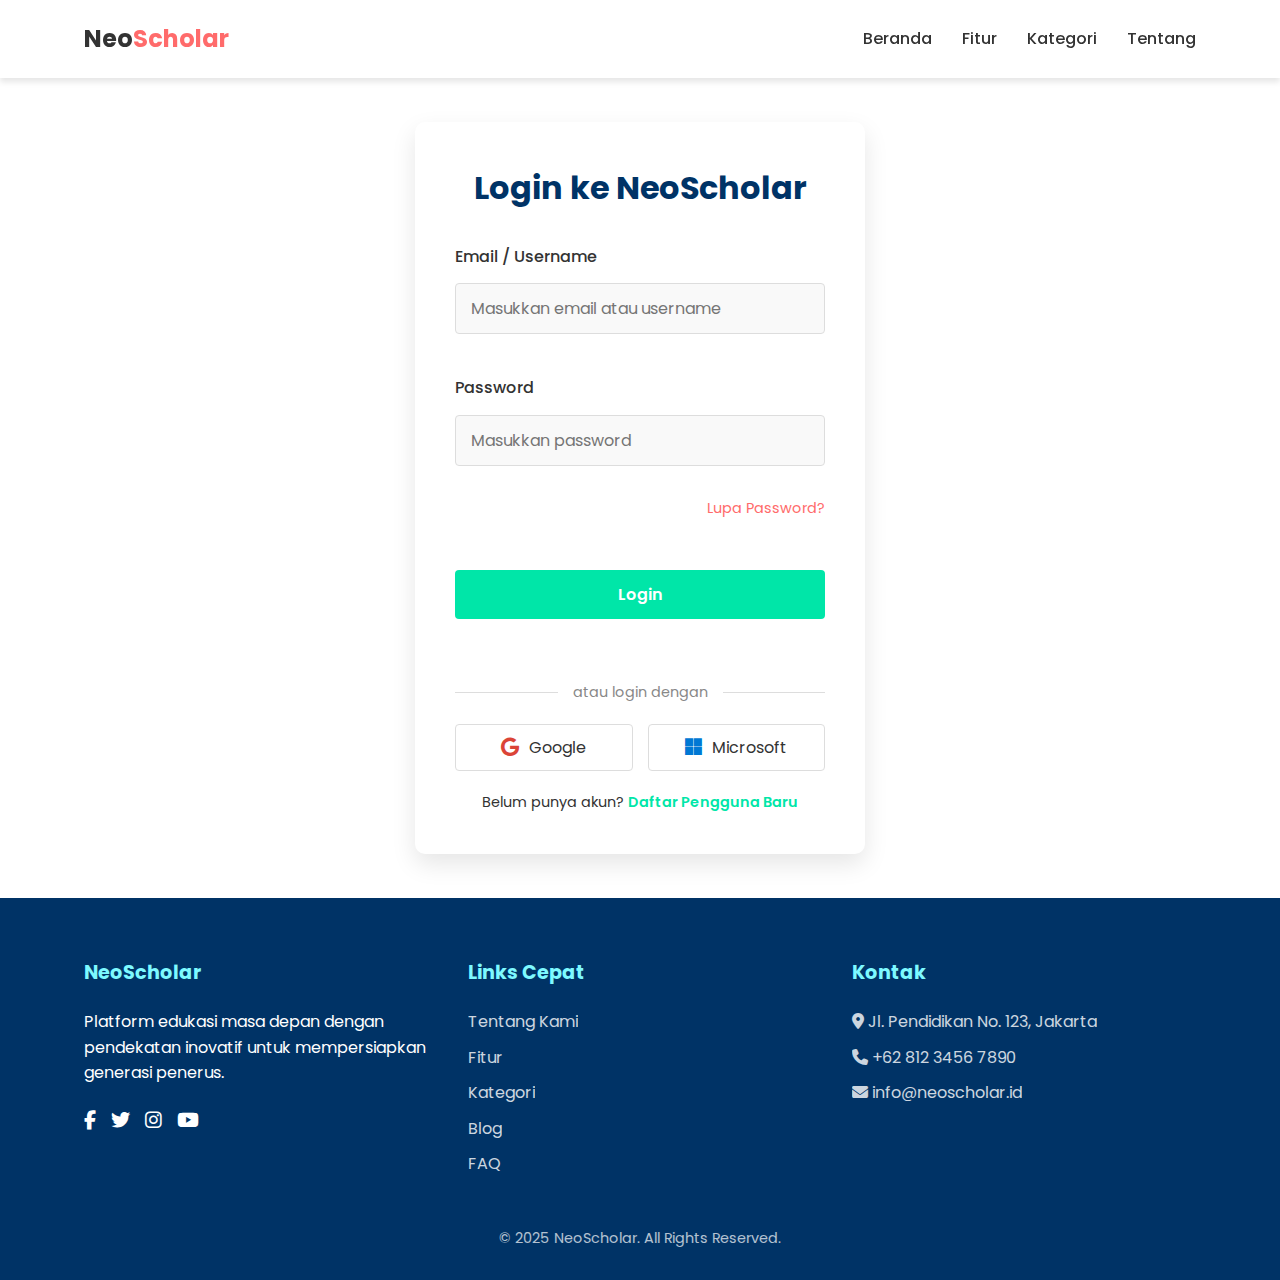
<file: dashboard.html>
<!DOCTYPE html>
<html lang="id">
<head>
    <meta charset="UTF-8">
    <meta name="viewport" content="width=device-width, initial-scale=1.0">
    <title>Dashboard - NeoScholar</title>
    <link rel="stylesheet" href="styles.css">
    <link rel="preconnect" href="https://fonts.googleapis.com">
    <link rel="preconnect" href="https://fonts.gstatic.com" crossorigin>
    <link href="https://fonts.googleapis.com/css2?family=Poppins:wght@300;400;500;600;700&display=swap" rel="stylesheet">
    <link rel="stylesheet" href="https://cdnjs.cloudflare.com/ajax/libs/font-awesome/6.4.0/css/all.min.css">
</head>
<body>
    <!-- Header -->
    <header>
        <div class="container">
            <nav class="navbar">
                <a href="index.html" class="logo">Neo<span>Scholar</span></a>
                <ul class="nav-links">
                    <li><a href="dashboard.html" class="nav-link">Dashboard</a></li>
                    <li><a href="#" class="nav-link">Kursus</a></li>
                    <li><a href="#" class="nav-link">Media</a></li>
                    <li><a href="#" class="nav-link">Jadwal</a></li>
                    <li class="profile-dropdown">
                        <div class="profile-dropdown-btn">
                            <img src="https://via.placeholder.com/35" alt="Profile" class="profile-img">
                            <span id="usernameDisplay">Pengguna</span>
                            <i class="fas fa-chevron-down"></i>
                        </div>
                        <div class="dropdown-menu">
                            <a href="#" class="dropdown-item">
                                <i class="fas fa-user dropdown-icon"></i>
                                <span>Profil Saya</span>
                            </a>
                            <a href="#" class="dropdown-item">
                                <i class="fas fa-cog dropdown-icon"></i>
                                <span>Pengaturan</span>
                            </a>
                            <a href="#" class="dropdown-item">
                                <i class="fas fa-shopping-cart dropdown-icon"></i>
                                <span>Pesanan Saya</span>
                            </a>
                            <a href="#" id="logoutButton" class="dropdown-item">
                                <i class="fas fa-sign-out-alt dropdown-icon"></i>
                                <span>Logout</span>
                            </a>
                        </div>
                    </li>
                </ul>
                <div class="mobile-menu">
                    <i class="fas fa-bars"></i>
                </div>
            </nav>
        </div>
    </header>

    <!-- Dashboard Section -->
    <section class="dashboard">
        <div class="container">
            <div class="dashboard-header">
                <h1 class="dashboard-welcome">Selamat Datang, <span id="welcomeUsername">Pengguna</span>!</h1>
                <p class="dashboard-subtitle">Lihat kemajuan belajarmu dan akses fitur-fitur NeoScholar dengan mudah.</p>
            </div>

            <!-- Dashboard Cards -->
            <div class="dashboard-cards">
                <!-- Riwayat Transaksi Card -->
                <div class="dashboard-card">
                    <div class="dashboard-card-header">
                        <h3 class="dashboard-card-title">Riwayat Transaksi</h3>
                        <i class="fas fa-history dashboard-card-icon"></i>
                    </div>
                    <div class="dashboard-card-content">
                        <div class="dashboard-item">
                            <h4 class="dashboard-item-title">Paket UTBK 2025</h4>
                            <p class="dashboard-item-details">5 April 2025 • Rp 750.000</p>
                        </div>
                        <div class="dashboard-item">
                            <h4 class="dashboard-item-title">E-Book Matematika Dasar</h4>
                            <p class="dashboard-item-details">2 April 2025 • Rp 120.000</p>
                        </div>
                        <div class="dashboard-item">
                            <h4 class="dashboard-item-title">Kit Robot Programmer Level 1</h4>
                            <p class="dashboard-item-details">28 Maret 2025 • Rp 1.250.000</p>
                        </div>
                    </div>
                    <div class="dashboard-card-footer">
                        <a href="#" class="dashboard-card-link">Lihat Semua Transaksi</a>
                    </div>
                </div>

                <!-- Les Privat Card -->
                <div class="dashboard-card">
                    <div class="dashboard-card-header">
                        <h3 class="dashboard-card-title">Les Privat Aktif</h3>
                        <i class="fas fa-chalkboard-teacher dashboard-card-icon"></i>
                    </div>
                    <div class="dashboard-card-content">
                        <div class="dashboard-item">
                            <h4 class="dashboard-item-title">Fisika Dasar</h4>
                            <p class="dashboard-item-details">Tutor: Ahmad Zulkifli • Rabu, 19:00 WIB</p>
                        </div>
                        <div class="dashboard-item">
                            <h4 class="dashboard-item-title">Bahasa Inggris</h4>
                            <p class="dashboard-item-details">Tutor: Sarah Johnson • Senin & Kamis, 16:30 WIB</p>
                        </div>
                        <div class="dashboard-item">
                            <h4 class="dashboard-item-title">Pemrograman Python</h4>
                            <p class="dashboard-item-details">Tutor: Budi Santoso • Sabtu, 10:00 WIB</p>
                        </div>
                    </div>
                    <div class="dashboard-card-footer">
                        <a href="#" class="dashboard-card-link">Lihat Jadwal Lengkap</a>
                    </div>
                </div>

                <!-- Pesan & Notifikasi Card -->
                <div class="dashboard-card">
                    <div class="dashboard-card-header">
                        <h3 class="dashboard-card-title">Pesan & Notifikasi</h3>
                        <i class="fas fa-bell dashboard-card-icon"></i>
                    </div>
                    <div class="dashboard-card-content">
                        <div class="dashboard-item">
                            <h4 class="dashboard-item-title">Pengumuman: Webinar AI in Education</h4>
                            <p class="dashboard-item-details">12 April 2025 • 2 jam yang lalu</p>
                        </div>
                        <div class="dashboard-item">
                            <h4 class="dashboard-item-title">Tutor: Perubahan jadwal les Fisika</h4>
                            <p class="dashboard-item-details">8 April 2025 • 1 hari yang lalu</p>
                        </div>
                        <div class="dashboard-item">
                            <h4 class="dashboard-item-title">Sistem: Update platform berhasil</h4>
                            <p class="dashboard-item-details">5 April 2025 • 4 hari yang lalu</p>
                        </div>
                    </div>
                    <div class="dashboard-card-footer">
                        <a href="#" class="dashboard-card-link">Lihat Semua Notifikasi</a>
                    </div>
                </div>
            </div>

            <!-- Quick Actions -->
            <div class="quick-actions">
                <h3 class="quick-actions-title">Akses Cepat</h3>
                <div class="quick-actions-grid">
                    <a href="#" class="quick-action">
                        <i class="fas fa-book-open quick-action-icon"></i>
                        <span class="quick-action-text">Materi Belajar</span>
                    </a>
                    <a href="#" class="quick-action">
                        <i class="fas fa-tasks quick-action-icon"></i>
                        <span class="quick-action-text">Tugas & Quiz</span>
                    </a>
                    <a href="#" class="quick-action">
                        <i class="fas fa-calendar-alt quick-action-icon"></i>
                        <span class="quick-action-text">Jadwal Les</span>
                    </a>
                    <a href="#" class="quick-action">
                        <i class="fas fa-chart-line quick-action-icon"></i>
                        <span class="quick-action-text">Progress</span>
                    </a>
                    <a href="#" class="quick-action">
                        <i class="fas fa-shopping-bag quick-action-icon"></i>
                        <span class="quick-action-text">Toko</span>
                    </a>
                    <a href="#" class="quick-action">
                        <i class="fas fa-headset quick-action-icon"></i>
                        <span class="quick-action-text">Support</span>
                    </a>
                </div>
            </div>

            <!-- Progress Stats (Optional additional section) -->
            <div class="dashboard-card">
                <div class="dashboard-card-header">
                    <h3 class="dashboard-card-title">Statistik Pembelajaran</h3>
                    <i class="fas fa-chart-pie dashboard-card-icon"></i>
                </div>
                <div class="dashboard-card-content">
                    <div class="progress-stats">
                        <div class="progress-item">
                            <div class="progress-header">
                                <span>Penyelesaian Kursus</span>
                                <span>75%</span>
                            </div>
                            <div class="progress-bar">
                                <div class="progress-fill" style="width: 75%;"></div>
                            </div>
                        </div>
                        <div class="progress-item">
                            <div class="progress-header">
                                <span>Quiz Terjawab</span>
                                <span>68%</span>
                            </div>
                            <div class="progress-bar">
                                <div class="progress-fill" style="width: 68%;"></div>
                            </div>
                        </div>
                        <div class="progress-item">
                            <div class="progress-header">
                                <span>Kehadiran Les</span>
                                <span>92%</span>
                            </div>
                            <div class="progress-bar">
                                <div class="progress-fill" style="width: 92%;"></div>
                            </div>
                        </div>
                    </div>
                </div>
            </div>
        </div>
    </section>

    <!-- Footer -->
    <footer>
        <div class="container">
            <div class="footer-container">
                <div class="footer-column">
                    <h3>NeoScholar</h3>
                    <p>Platform edukasi masa depan dengan pendekatan inovatif untuk mempersiapkan generasi penerus.</p>
                    <div class="social-links">
                        <a href="#" class="social-icon"><i class="fab fa-facebook-f"></i></a>
                        <a href="#" class="social-icon"><i class="fab fa-twitter"></i></a>
                        <a href="#" class="social-icon"><i class="fab fa-instagram"></i></a>
                        <a href="#" class="social-icon"><i class="fab fa-youtube"></i></a>
                    </div>
                </div>
                <div class="footer-column">
                    <h3>Links Cepat</h3>
                    <a href="#" class="footer-link">Dashboard</a>
                    <a href="#" class="footer-link">Kursus</a>
                    <a href="#" class="footer-link">Media</a>
                    <a href="#" class="footer-link">Jadwal</a>
                    <a href="#" class="footer-link">FAQ</a>
                </div>
                <div class="footer-column">
                    <h3>Bantuan</h3>
                    <a href="#" class="footer-link">Pusat Bantuan</a>
                    <a href="#" class="footer-link">Kebijakan Privasi</a>
                    <a href="#" class="footer-link">Syarat dan Ketentuan</a>
                    <a href="#" class="footer-link">Hubungi Kami</a>
                </div>
                <div class="footer-column">
                    <h3>Kontak</h3>
                    <a href="#" class="footer-link"><i class="fas fa-map-marker-alt"></i> Jl. Pendidikan No. 123, Jakarta</a>
                    <a href="#" class="footer-link"><i class="fas fa-phone"></i> +62 812 3456 7890</a>
                    <a href="#" class="footer-link"><i class="fas fa-envelope"></i> info@neoscholar.id</a>
                </div>
            </div>
            <div class="copyright">
                <p>&copy; 2025 NeoScholar. All Rights Reserved.</p>
            </div>
        </div>
    </footer>

    <script>
        // Simple JavaScript for mobile menu toggle
        const mobileMenu = document.querySelector('.mobile-menu');
        const navLinks = document.querySelector('.nav-links');
        
        mobileMenu.addEventListener('click', () => {
            navLinks.classList.toggle('active');
        });

        // Dashboard - load user info from localStorage
        document.addEventListener('DOMContentLoaded', function() {
            // Check if user is logged in
            const isLoggedIn = localStorage.getItem('userLoggedIn');
            
            if (!isLoggedIn) {
                // Redirect to login page if not logged in
                alert('Sesi Anda telah berakhir. Silakan login kembali.');
                window.location.href = 'login.html';
                return;
            }
            
            // Get username from localStorage
            const username = localStorage.getItem('username') || 'Pengguna';
            
            // Update username on page
            document.getElementById('usernameDisplay').textContent = username;
            document.getElementById('welcomeUsername').textContent = username;
            
            // Setup logout button
            document.getElementById('logoutButton').addEventListener('click', function(e) {
                e.preventDefault();
                
                // Clear login information
                localStorage.removeItem('userLoggedIn');
                localStorage.removeItem('username');
                
                // Redirect to login page
                window.location.href = 'login.html';
            });
        });

        // Additional CSS for progress bars that I couldn't include in the main CSS file
        document.head.insertAdjacentHTML('beforeend', `
            <style>
                .progress-stats {
                    padding: 10px 0;
                }
                .progress-item {
                    margin-bottom: 20px;
                }
                .progress-header {
                    display: flex;
                    justify-content: space-between;
                    margin-bottom: 8px;
                    font-weight: 500;
                }
                .progress-bar {
                    height: 10px;
                    background-color: #f1f1f1;
                    border-radius: 5px;
                    overflow: hidden;
                }
                .progress-fill {
                    height: 100%;
                    background: linear-gradient(90deg, var(--bright-teal), var(--electric-blue));
                    border-radius: 5px;
                }
            </style>
        `);
    </script>
</body>
</html>
</file>
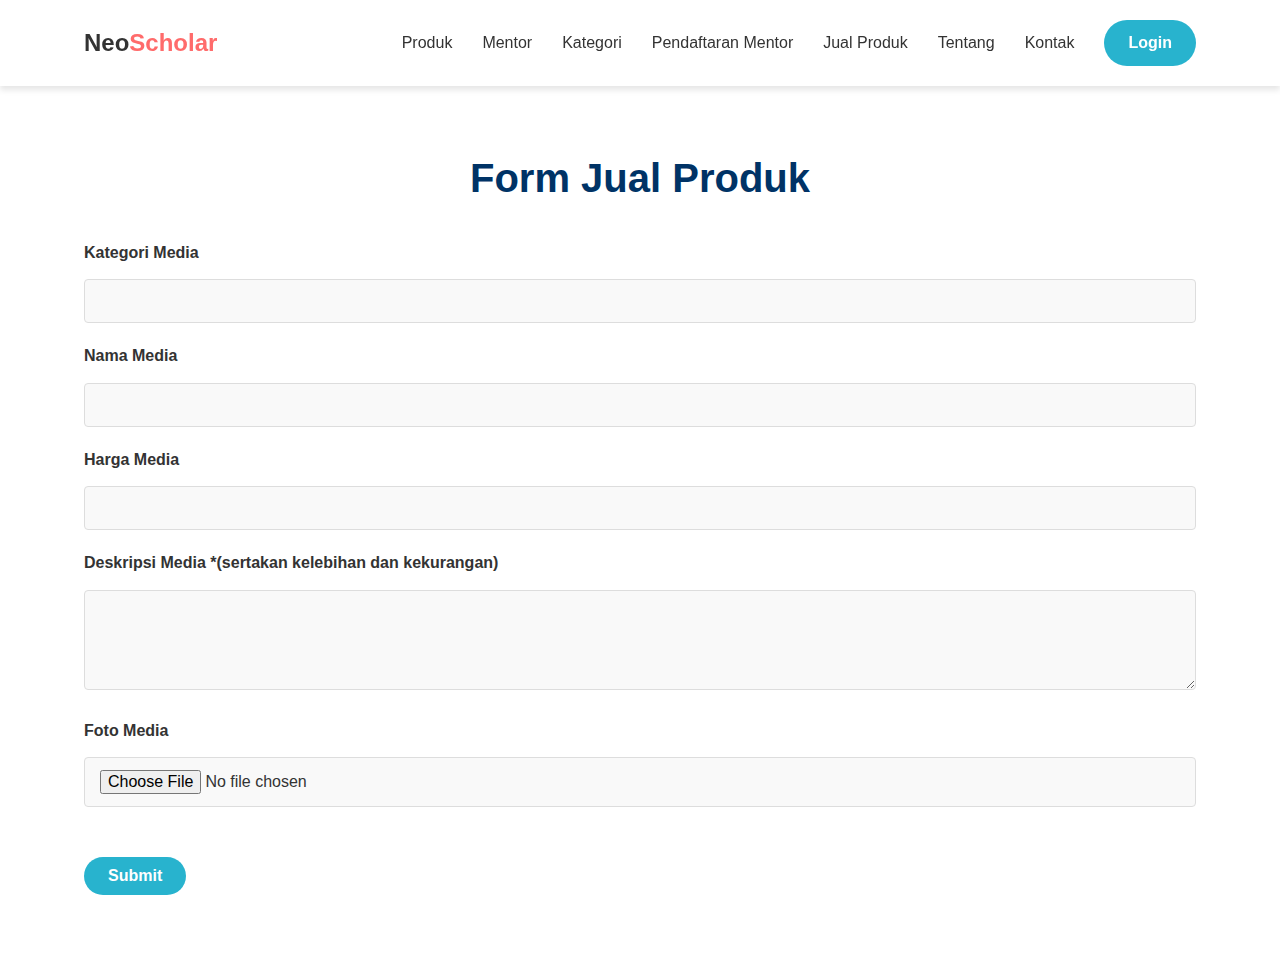
<file: jualproduk.html>
<!DOCTYPE html>
<html lang="id">
<head>
    <meta charset="UTF-8">
    <meta name="viewport" content="width=device-width, initial-scale=1.0">
    <title>Form Jual Media</title>
    <link rel="stylesheet" href="styles.css">
</head>
<body>
    <!-- Header -->
    <header>
        <div class="container">
            <nav class="navbar">
                <a href="index.html" class="logo">Neo<span>Scholar</span></a>
                <ul class="nav-links">
                    <li><a href="index.html#product" class="nav-link">Produk</a></li>
                    <li><a href="index.html#mentor" class="nav-link">Mentor</a></li>
                    <li><a href="index.html#categories" class="nav-link">Kategori</a></li>
                    <li><a href="pendaftaranmentor.html" class="nav-link">Pendaftaran Mentor</a></li>
                    <li><a href="jualproduk.html" class="nav-link">Jual Produk</a></li>
                    <li><a href="tentang.html" class="nav-link">Tentang</a></li>
                    <li><a href="contact.html" class="nav-link">Kontak</a></li>
                    <li><a href="login.html" class="btn btn-primary">Login</a></li>
                </ul>
                <div class="mobile-menu">
                    <i class="fas fa-bars"></i>
                </div>
            </nav>
        </div>
    </header>

    <section class="section">
        <div class="container">
            <h1 class="section-title">Form Jual Produk</h1>
            <form class="contact-form">
                <div class="form-group">
                    <label for="namaproduk">Kategori Media</label>
                    <input type="text" id="namaproduk" class="form-input" required>
                </div>
                <div class="form-group">
                  <label for="namaproduk">Nama Media</label>
                  <input type="text" id="namaproduk" class="form-input" required>
                </div>
                <div class="form-group">
                  <label for="harga">Harga Media</label>
                  <input type="number" id="harga" class="form-input" required>
                </div>
                <div class="form-group">
                    <label for="deskripsiproduk">Deskripsi Media *(sertakan kelebihan dan kekurangan)</label>
                    <textarea id="deskripsiproduk" class="form-input" rows="4"></textarea>
                </div>
                <div class="form-group">
                    <label for="foto">Foto Media</label>
                    <input type="file" id="foto" class="form-input">
                </div>
                <button type="submit" class="btn btn-primary">Submit</button>
            </form>
        </div>
    </section>
</body>
</html>
</file>
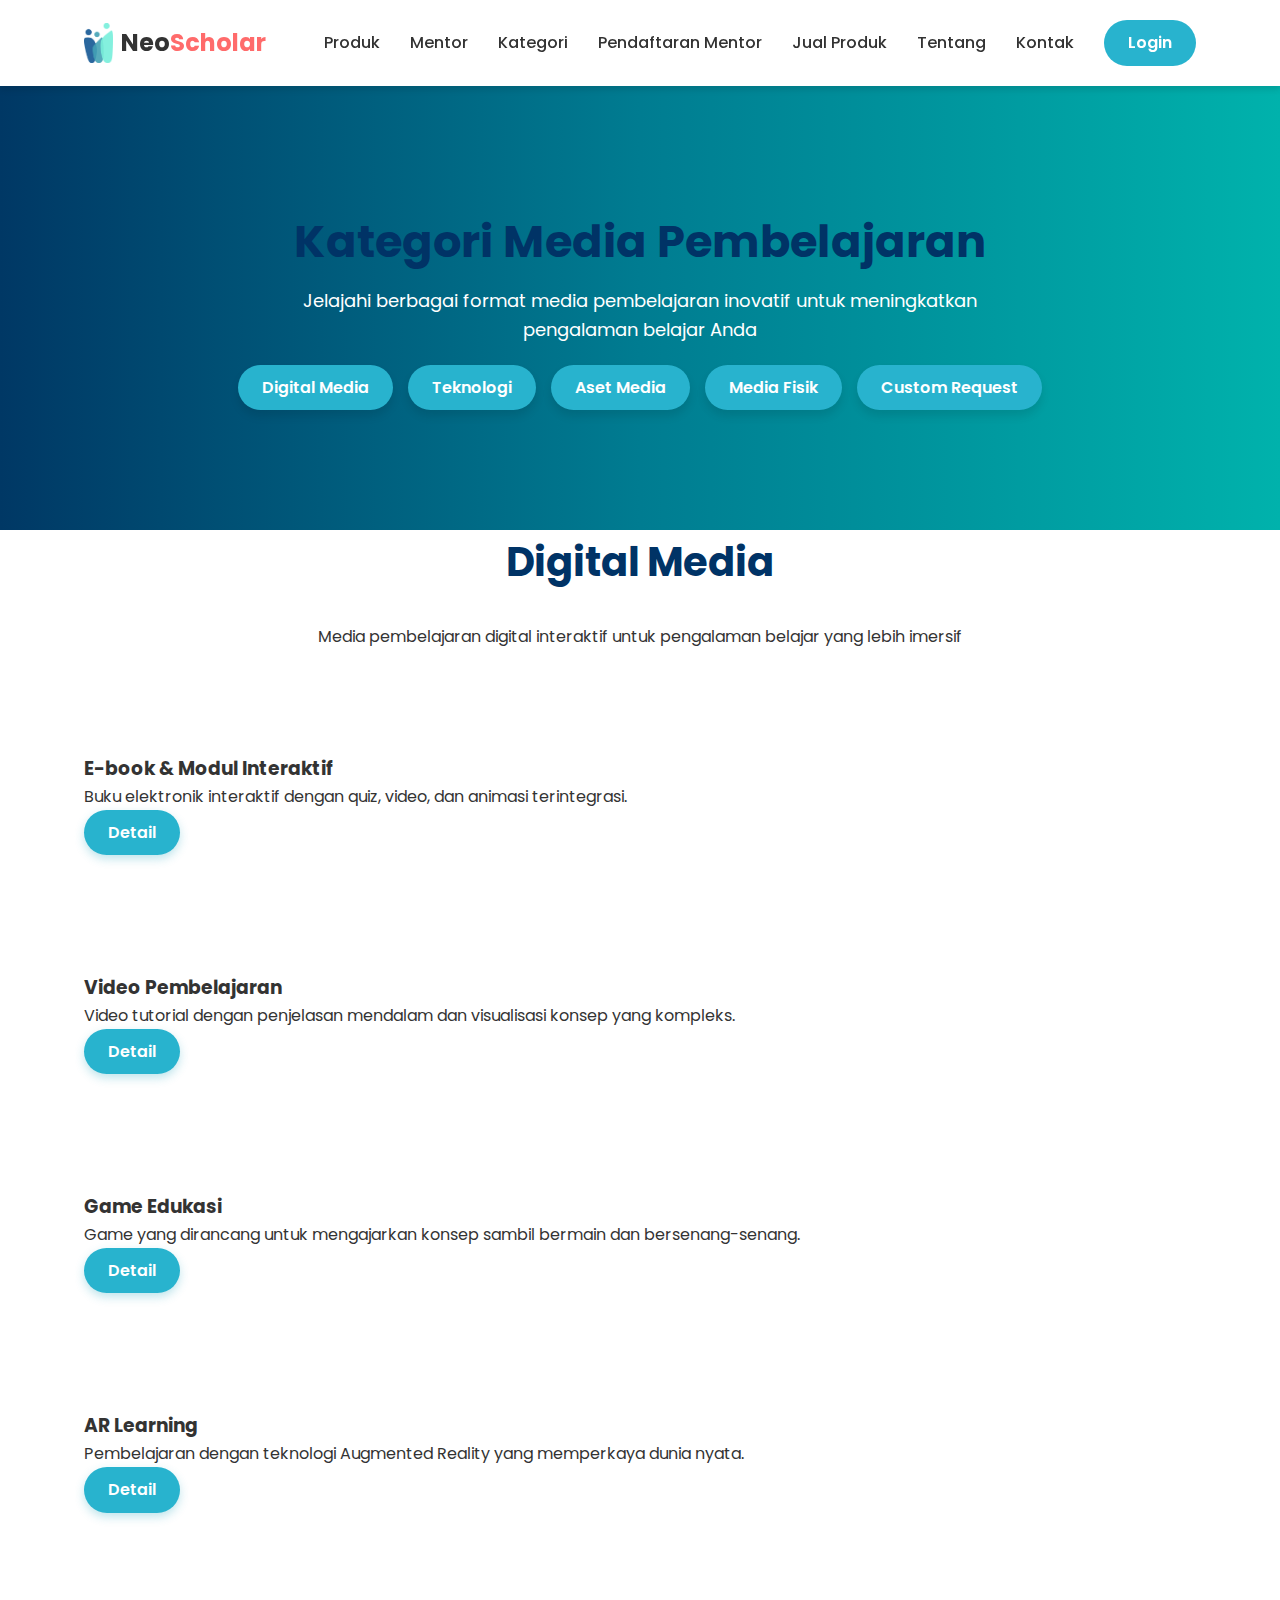
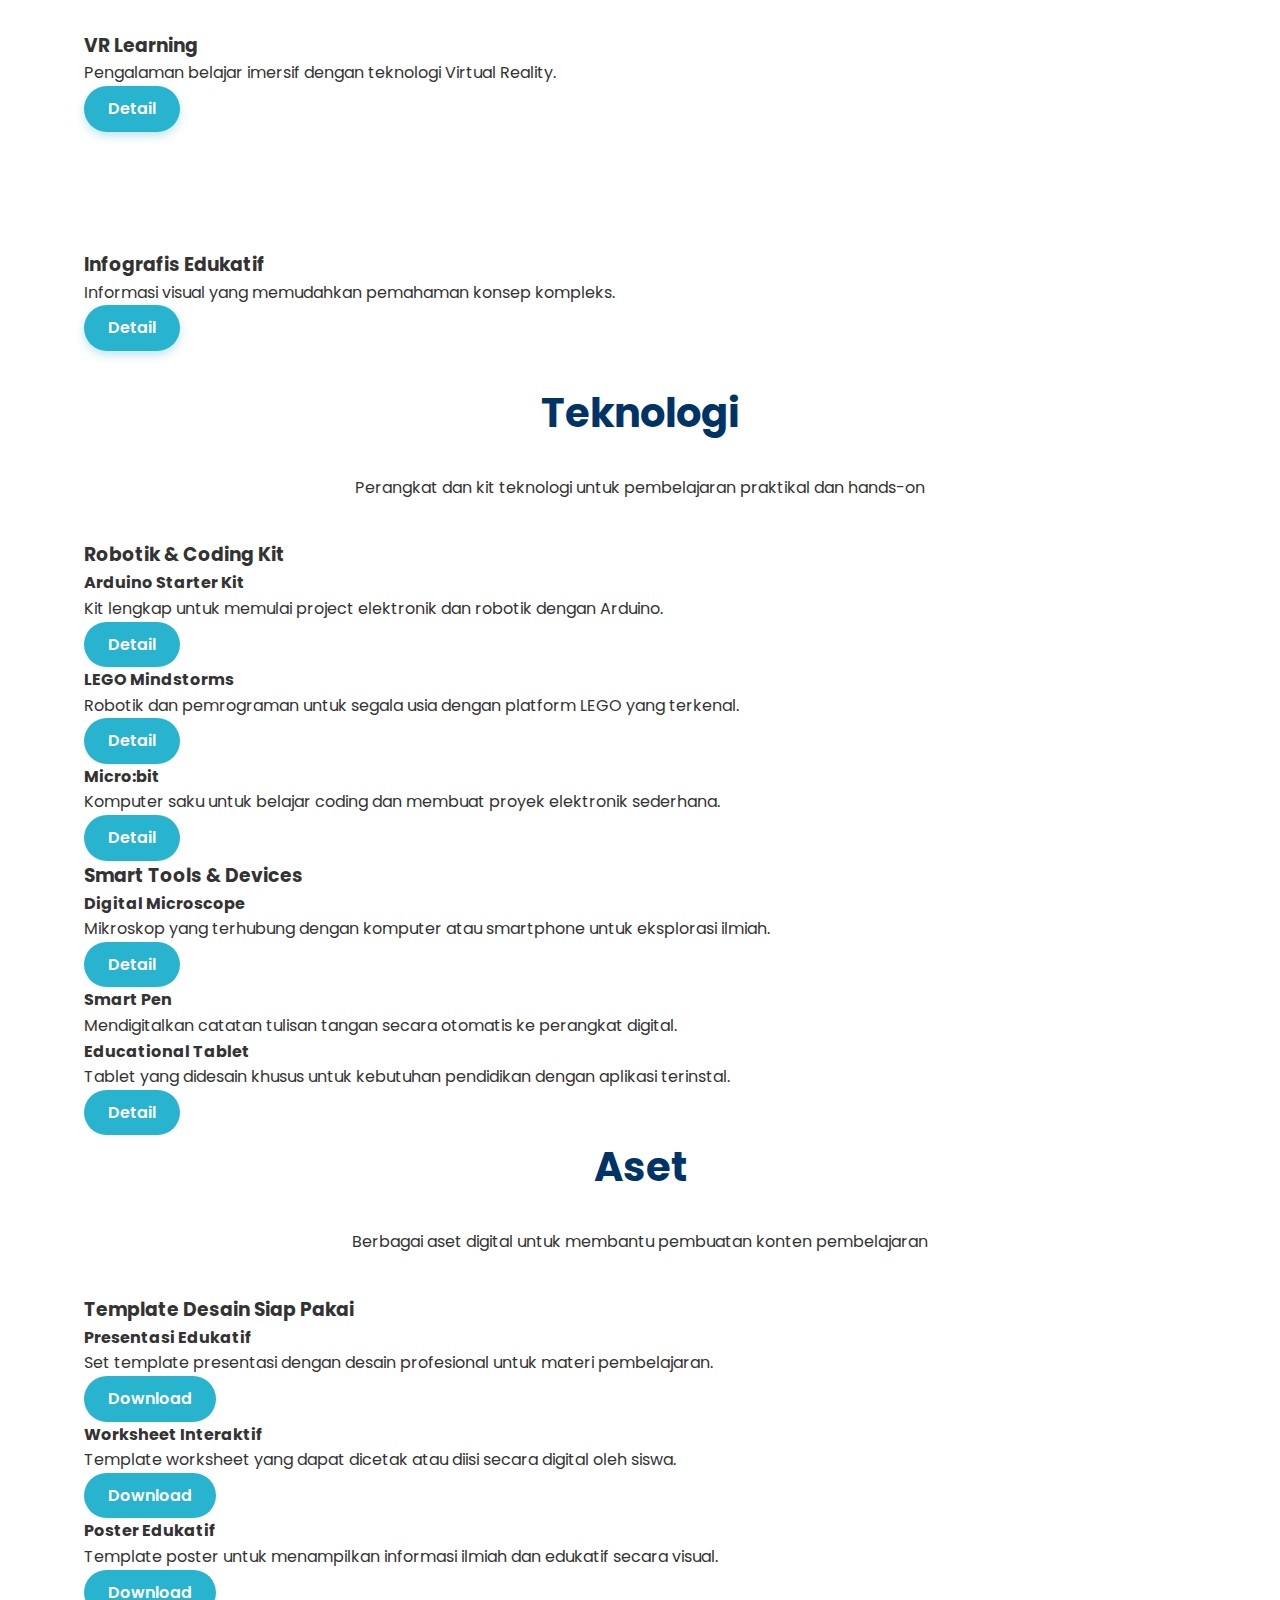
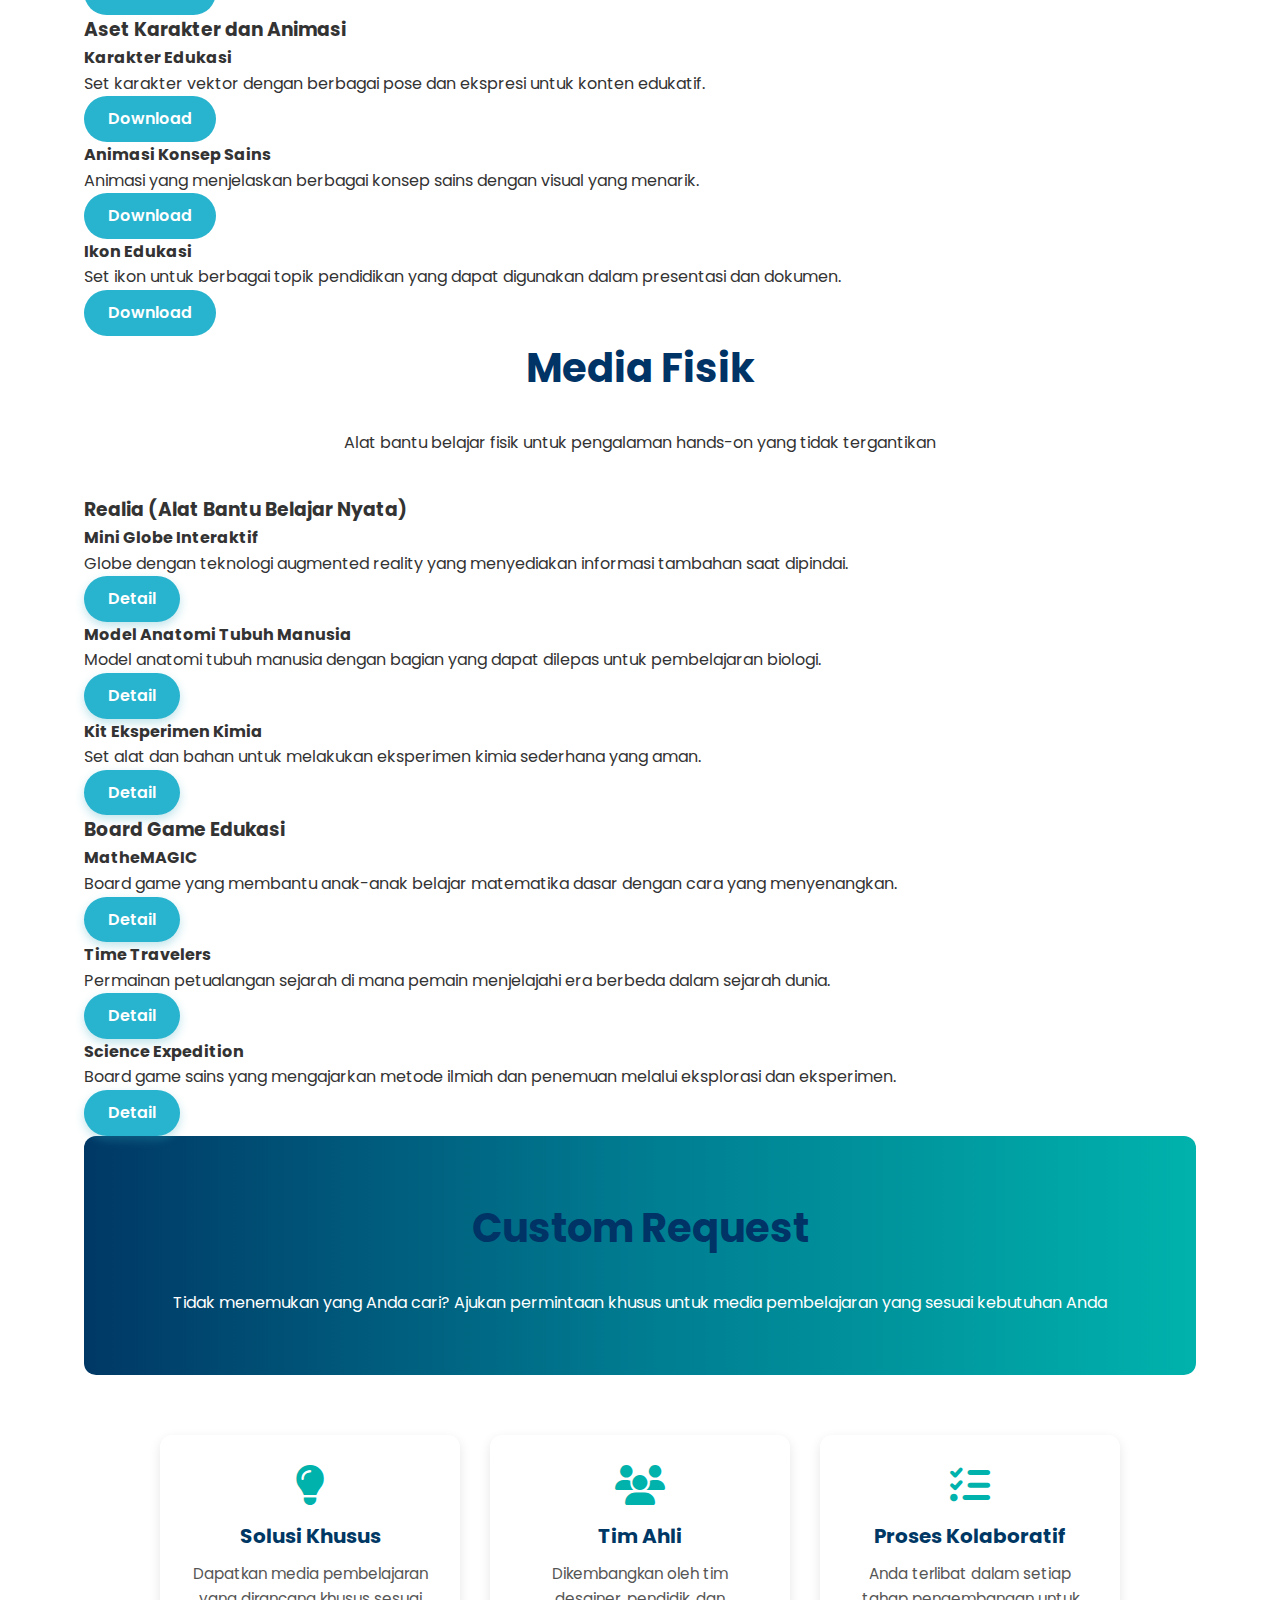
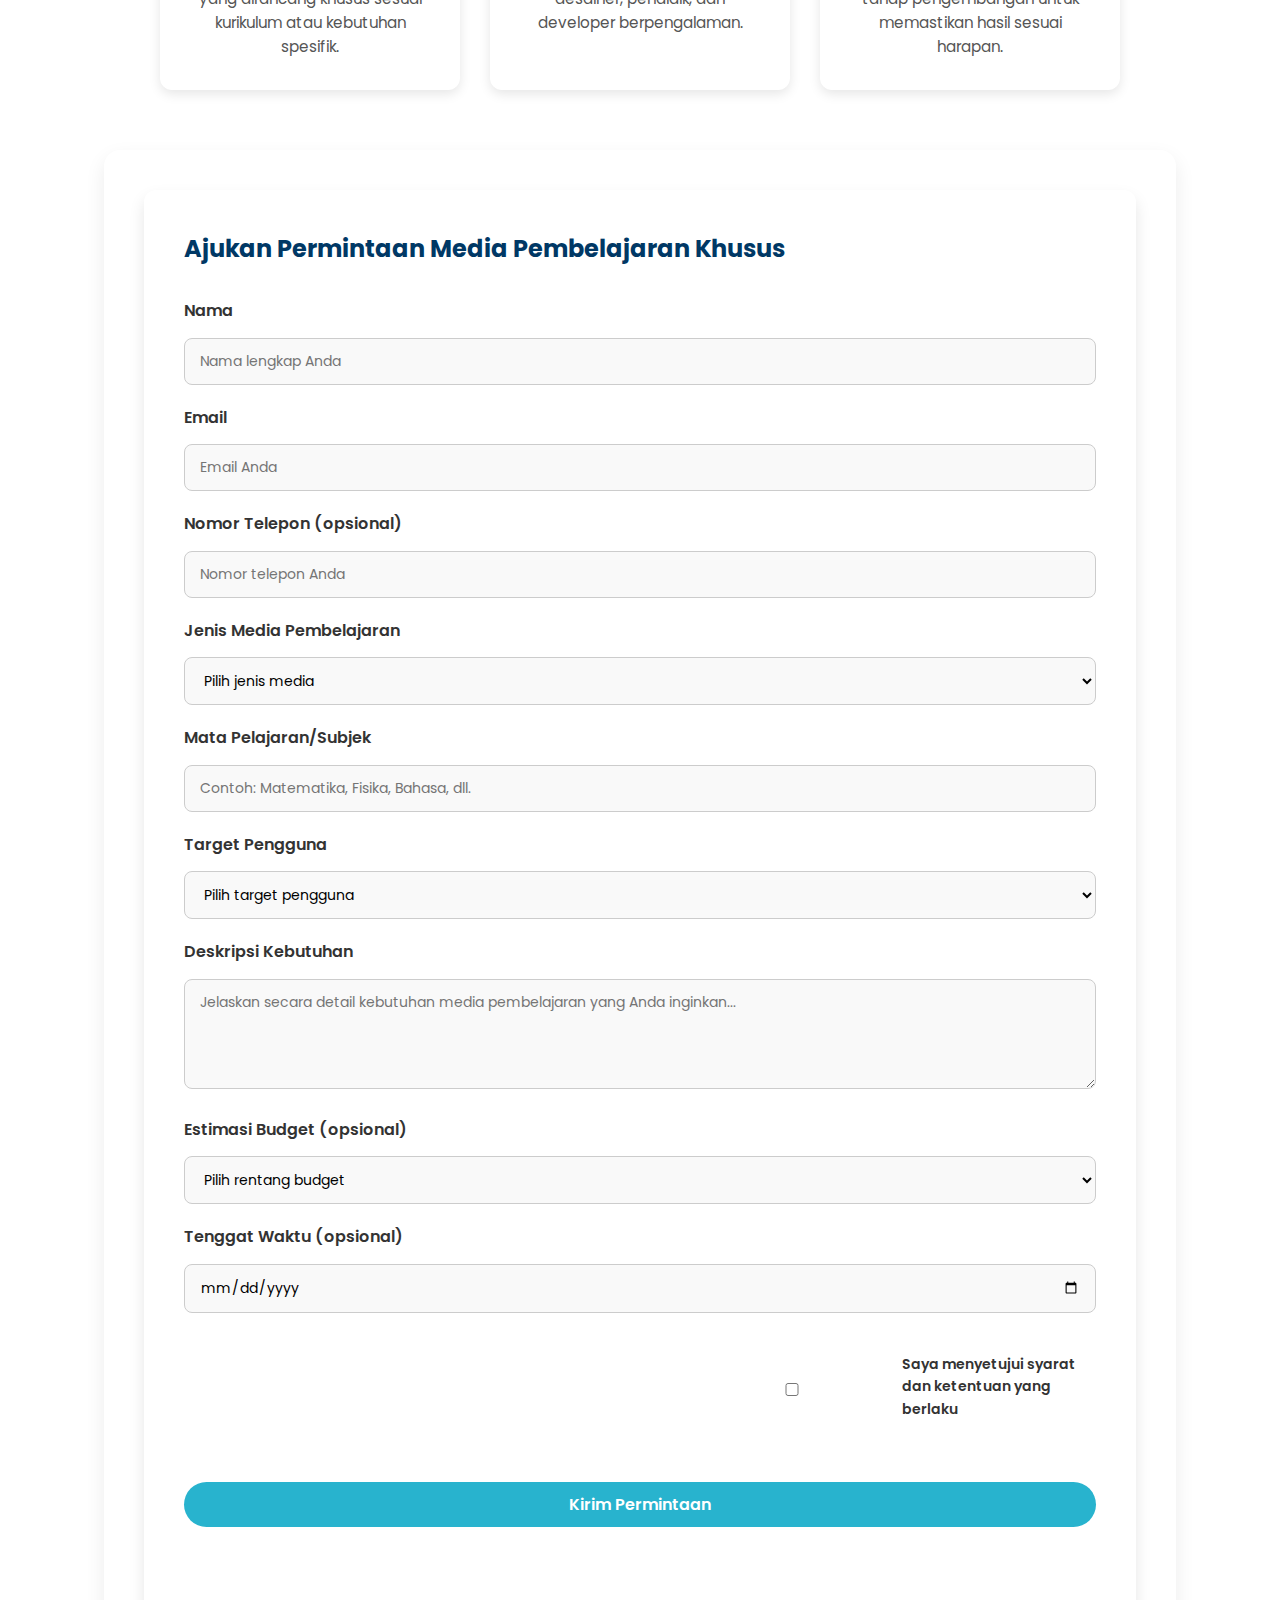
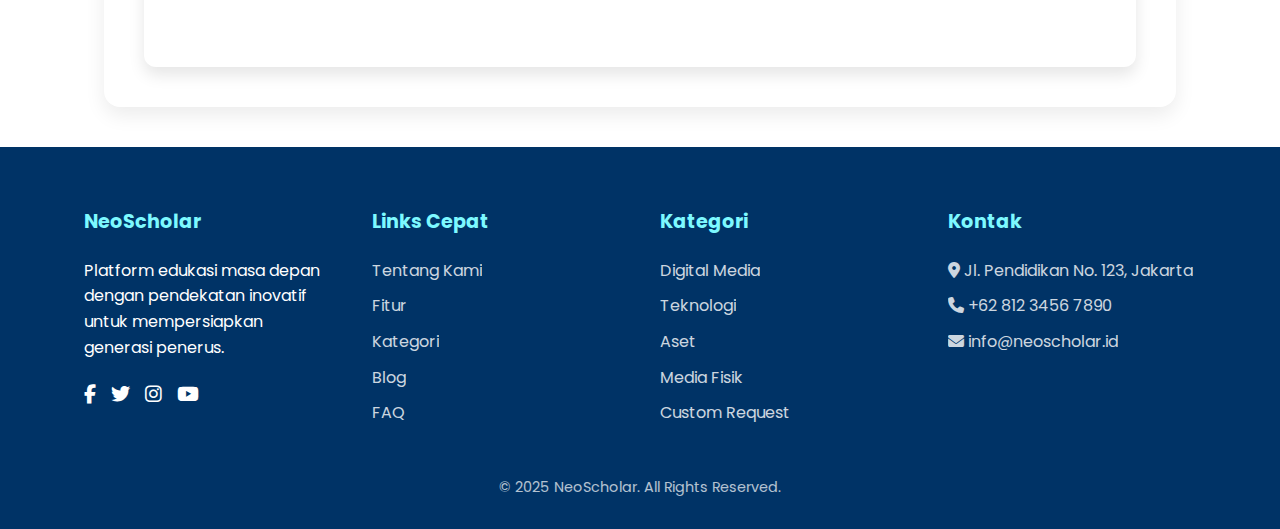
<file: kategori.html>
<!DOCTYPE html>
<html lang="id">
<head>
    <meta charset="UTF-8">
    <meta name="viewport" content="width=device-width, initial-scale=1.0">
    <title>Kategori Media Pembelajaran - NeoScholar</title>
    <link rel="stylesheet" href="styles.css">
    <link rel="preconnect" href="https://fonts.googleapis.com">
    <link rel="preconnect" href="https://fonts.gstatic.com" crossorigin>
    <link href="https://fonts.googleapis.com/css2?family=Poppins:wght@300;400;500;600;700&display=swap" rel="stylesheet">
    <link rel="stylesheet" href="https://cdnjs.cloudflare.com/ajax/libs/font-awesome/6.4.0/css/all.min.css">
</head>
<body>
    <!-- Header -->
    <header>
        <div class="container">
            <nav class="navbar">
                <a href="index.html" class="logo">
                    <img src="Logo NS.png" alt="NeoScholar Logo">
                    Neo<span>Scholar</span>
                </a>
                <ul class="nav-links">
                    <li><a href="#product" class="nav-link">Produk</a></li>
                    <li><a href="#mentor" class="nav-link">Mentor</a></li>
                    <li><a href="#categories" class="nav-link">Kategori</a></li>
                    <li><a href="pendaftaranmentor.html" class="nav-link">Pendaftaran Mentor</a></li>
                    <li><a href="jualproduk.html" class="nav-link">Jual Produk</a></li>
                    <li><a href="tentang.html" class="nav-link">Tentang</a></li>
                    <li><a href="contact.html" class="nav-link">Kontak</a></li>
                    <li><a href="login.html" class="btn btn-primary">Login</a></li>
                </ul>
                <div class="mobile-menu">
                    <i class="fas fa-bars"></i>
                </div>
            </nav>
        </div>
    </header>

    <!-- Hero Section -->
    <section class="category-hero">
        <div class="container">
          <div class="category-hero-content">
            <h1 class="category-hero-title">Kategori Media Pembelajaran</h1>
            <p class="category-hero-subtitle">Jelajahi berbagai format media pembelajaran inovatif untuk meningkatkan pengalaman belajar Anda</p>
            
            <div class="categories-action">
              <a href="#digital-media" class="btn btn-navy">Digital Media</a>
              <a href="#teknologi" class="btn btn-navy">Teknologi</a>
              <a href="#aset" class="btn btn-navy">Aset Media</a>
              <a href="#media-fisik" class="btn btn-navy">Media Fisik</a>
              <a href="#custom-request" class="btn btn-navy">Custom Request</a>
            </div>
      
          </div>
        </div>
      </section>
      
      

    <!-- 1. Digital Media Section -->
    <section id="digital-media" class="category-section">
        <div class="container">
            <div class="section-header">
                <h2 class="section-title">Digital Media</h2>
                <p class="section-desc">Media pembelajaran digital interaktif untuk pengalaman belajar yang lebih imersif</p>
            </div>
            
            <div class="category-grid">
                <div class="category-item">
                    <div class="category-icon">
                        <i class="fas fa-book"></i>
                    </div>
                    <h3>E-book & Modul Interaktif</h3>
                    <p>Buku elektronik interaktif dengan quiz, video, dan animasi terintegrasi.</p>
                    <a href="#" class="btn btn-secondary">Detail</a>
                </div>
                
                <div class="category-item">
                    <div class="category-icon">
                        <i class="fas fa-video"></i>
                    </div>
                    <h3>Video Pembelajaran</h3>
                    <p>Video tutorial dengan penjelasan mendalam dan visualisasi konsep yang kompleks.</p>
                    <a href="#" class="btn btn-secondary">Detail</a>
                </div>
                
                <div class="category-item">
                    <div class="category-icon">
                        <i class="fas fa-gamepad"></i>
                    </div>
                    <h3>Game Edukasi</h3>
                    <p>Game yang dirancang untuk mengajarkan konsep sambil bermain dan bersenang-senang.</p>
                    <a href="#" class="btn btn-secondary">Detail</a>
                </div>
                
                <div class="category-item">
                    <div class="category-icon">
                        <i class="fas fa-camera"></i>
                    </div>
                    <h3>AR Learning</h3>
                    <p>Pembelajaran dengan teknologi Augmented Reality yang memperkaya dunia nyata.</p>
                    <a href="#" class="btn btn-secondary">Detail</a>
                </div>
                
                <div class="category-item">
                    <div class="category-icon">
                        <i class="fas fa-vr-cardboard"></i>
                    </div>
                    <h3>VR Learning</h3>
                    <p>Pengalaman belajar imersif dengan teknologi Virtual Reality.</p>
                    <a href="#" class="btn btn-secondary">Detail</a>
                </div>
                
                <div class="category-item">
                    <div class="category-icon">
                        <i class="fas fa-chart-bar"></i>
                    </div>
                    <h3>Infografis Edukatif</h3>
                    <p>Informasi visual yang memudahkan pemahaman konsep kompleks.</p>
                    <a href="#" class="btn btn-secondary">Detail</a>
                </div>
            </div>
        </div>
    </section>

    <!-- 2. Teknologi Section -->
    <section id="teknologi" class="category-section alt-bg">
        <div class="container">
            <div class="section-header">
                <h2 class="section-title">Teknologi</h2>
                <p class="section-desc">Perangkat dan kit teknologi untuk pembelajaran praktikal dan hands-on</p>
            </div>
            
            <div class="technology-container">
                <!-- Robotik & Coding Kit -->
                <div class="tech-category">
                    <h3 class="tech-title"></i> Robotik & Coding Kit</h3>
                    
                    <div class="tech-items">
                        <div class="tech-item">
                            <div class="tech-content">
                                <h4>Arduino Starter Kit</h4>
                                <p>Kit lengkap untuk memulai project elektronik dan robotik dengan Arduino.</p>
                                <a href="#" class="btn btn-primary">Detail</a>
                            </div>
                        </div>
                        
                        <div class="tech-item">
                            <div class="tech-content">
                                <h4>LEGO Mindstorms</h4>
                                <p>Robotik dan pemrograman untuk segala usia dengan platform LEGO yang terkenal.</p>
                                <a href="#" class="btn btn-primary">Detail</a>
                            </div>
                        </div>
                        
                        <div class="tech-item">
                            <div class="tech-content">
                                <h4>Micro:bit</h4>
                                <p>Komputer saku untuk belajar coding dan membuat proyek elektronik sederhana.</p>
                                <a href="#" class="btn btn-primary">Detail</a>
                            </div>
                        </div>
                    </div>
                </div>
                
                <!-- Smart Tools & Devices -->
                <div class="tech-category">
                    <h3 class="tech-title"></i> Smart Tools & Devices</h3>
                    
                    <div class="tech-items">
                        <div class="tech-item">
                            <div class="tech-content">
                                <h4>Digital Microscope</h4>
                                <p>Mikroskop yang terhubung dengan komputer atau smartphone untuk eksplorasi ilmiah.</p>
                                <a href="#" class="btn btn-primary">Detail</a>
                            </div>
                        </div>
                        
                        <div class="tech-item">
                            <div class="tech-content">
                                <h4>Smart Pen</h4>
                                <p>Mendigitalkan catatan tulisan tangan secara otomatis ke perangkat digital.</p>
                            </div>
                        </div>
                        
                        <div class="tech-item">
                            <div class="tech-content">
                                <h4>Educational Tablet</h4>
                                <p>Tablet yang didesain khusus untuk kebutuhan pendidikan dengan aplikasi terinstal.</p>
                                <a href="#" class="btn btn-primary">Detail</a>
                            </div>
                        </div>
                    </div>
                </div>
            </div>
        </div>
    </section>

    <!-- 3. Aset Section -->
    <section id="aset" class="category-section">
        <div class="container">
            <div class="section-header">
                <h2 class="section-title">Aset</h2>
                <p class="section-desc">Berbagai aset digital untuk membantu pembuatan konten pembelajaran</p>
            </div>
            
            <div class="assets-container">
                <div class="asset-category">
                    <h3 class="asset-title">Template Desain Siap Pakai</h3>
                    
                    <div class="asset-grid">
                        <div class="asset-item">
                            <div class="asset-info">
                                <h4>Presentasi Edukatif</h4>
                                <p>Set template presentasi dengan desain profesional untuk materi pembelajaran.</p>
                                <a href="#" class="btn btn-sm btn-primary">Download</a>
                            </div>
                        </div>
                        
                        <div class="asset-item">
                    
                            <div class="asset-info">
                                <h4>Worksheet Interaktif</h4>
                                <p>Template worksheet yang dapat dicetak atau diisi secara digital oleh siswa.</p>
                                <a href="#" class="btn btn-sm btn-primary">Download</a>
                            </div>
                        </div>
                        
                        <div class="asset-item">
                    
                            <div class="asset-info">
                                <h4>Poster Edukatif</h4>
                                <p>Template poster untuk menampilkan informasi ilmiah dan edukatif secara visual.</p>
                                <a href="#" class="btn btn-sm btn-primary">Download</a>
                            </div>
                        </div>
                    </div>
                </div>
                
                <div class="asset-category">
                    <h3 class="asset-title">Aset Karakter dan Animasi</h3>
                    
                    <div class="asset-grid">
                        <div class="asset-item">
                            <div class="asset-info">
                                <h4>Karakter Edukasi</h4>
                                <p>Set karakter vektor dengan berbagai pose dan ekspresi untuk konten edukatif.</p>
                                <a href="#" class="btn btn-sm btn-primary">Download</a>
                            </div>
                        </div>
                        
                        <div class="asset-item">
                            <div class="asset-info">
                                <h4>Animasi Konsep Sains</h4>
                                <p>Animasi yang menjelaskan berbagai konsep sains dengan visual yang menarik.</p>
                                <a href="#" class="btn btn-sm btn-primary">Download</a>
                            </div>
                        </div>
                        
                        <div class="asset-item">
                            <div class="asset-info">
                                <h4>Ikon Edukasi</h4>
                                <p>Set ikon untuk berbagai topik pendidikan yang dapat digunakan dalam presentasi dan dokumen.</p>
                                <a href="#" class="btn btn-sm btn-primary">Download</a>
                            </div>
                        </div>
                    </div>
                </div>
            </div>
        </div>
    </section>

    <!-- 4. Media Fisik Section -->
    <section id="media-fisik" class="category-section alt-bg">
        <div class="container">
            <div class="section-header">
                <h2 class="section-title">Media Fisik</h2>
                <p class="section-desc">Alat bantu belajar fisik untuk pengalaman hands-on yang tidak tergantikan</p>
            </div>
            
            <div class="physical-media-container">
                <div class="physical-category">
                    <h3 class="physical-title"></i> Realia (Alat Bantu Belajar Nyata)</h3>
                    
                    <div class="physical-grid">
                        <div class="physical-item">
                            <div class="physical-info">
                                <h4>Mini Globe Interaktif</h4>
                                <p>Globe dengan teknologi augmented reality yang menyediakan informasi tambahan saat dipindai.</p>
                                <a href="#" class="btn btn-secondary">Detail</a>
                            </div>
                        </div>
                        
                        <div class="physical-item">
                            <div class="physical-info">
                                <h4>Model Anatomi Tubuh Manusia</h4>
                                <p>Model anatomi tubuh manusia dengan bagian yang dapat dilepas untuk pembelajaran biologi.</p>
                                <a href="#" class="btn btn-secondary">Detail</a>
                            </div>
                        </div>
                        
                        <div class="physical-item">
                            <div class="physical-info">
                                <h4>Kit Eksperimen Kimia</h4>
                                <p>Set alat dan bahan untuk melakukan eksperimen kimia sederhana yang aman.</p>
                                <a href="#" class="btn btn-secondary">Detail</a>
                            </div>
                        </div>
                    </div>
                </div>
                
                <div class="physical-category">
                    <h3 class="physical-title">

                    </i> Board Game Edukasi</h3>
                    
                    <div class="physical-grid">
                        <div class="physical-item">
                            <div class="physical-info">
                                <h4>MatheMAGIC</h4>
                                <p>Board game yang membantu anak-anak belajar matematika dasar dengan cara yang menyenangkan.</p>
                                <a href="#" class="btn btn-secondary">Detail</a>
                            </div>
                        </div>
                        
                        <div class="physical-item">
                            <div class="physical-info">
                                <h4>Time Travelers</h4>
                                <p>Permainan petualangan sejarah di mana pemain menjelajahi era berbeda dalam sejarah dunia.</p>
                                <a href="#" class="btn btn-secondary">Detail</a>
                            </div>
                        </div>
                        
                        <div class="physical-item">
                            <div class="physical-info">
                                <h4>Science Expedition</h4>
                                <p>Board game sains yang mengajarkan metode ilmiah dan penemuan melalui eksplorasi dan eksperimen.</p>
                                <a href="#" class="btn btn-secondary">Detail</a>
                            </div>
                        </div>
                    </div>
                </div>
            </div>
        </div>
    </section>

    <!-- 5. Custom Request Section -->
    <section id="custom-request" class="category-section custom-section">
        <div class="container">
            <div class="custom-features-header">
                <h2 class="section-title">Custom Request</h2>
                <p class="section-desc">Tidak menemukan yang Anda cari? Ajukan permintaan khusus untuk media pembelajaran yang sesuai kebutuhan Anda</p>
            </div>
            
            <div class="custom-features">
                <div class="custom-feature">
                    <i class="fas fa-lightbulb"></i>
                    <h4>Solusi Khusus</h4>
                    <p>Dapatkan media pembelajaran yang dirancang khusus sesuai kurikulum atau kebutuhan spesifik.</p>
                </div>
                
                <div class="custom-feature">
                    <i class="fas fa-users"></i>
                    <h4>Tim Ahli</h4>
                    <p>Dikembangkan oleh tim desainer, pendidik, dan developer berpengalaman.</p>
                </div>
                
                <div class="custom-feature">
                    <i class="fas fa-tasks"></i>
                    <h4>Proses Kolaboratif</h4>
                    <p>Anda terlibat dalam setiap tahap pengembangan untuk memastikan hasil sesuai harapan.</p>
                </div>
            </div>

        
            <div class="form-wrapper">
                <div class="form-card">
                  <form> 
                
                <div class="custom-form">
                    <h3>Ajukan Permintaan Media Pembelajaran Khusus</h3>
                    <form action="#" method="post" id="custom-request-form">
                        <div class="form-group">
                            <label for="name">Nama</label>
                            <input type="text" id="name" name="name" placeholder="Nama lengkap Anda" required>
                        </div>
                        
                        <div class="form-group">
                            <label for="email">Email</label>
                            <input type="email" id="email" name="email" placeholder="Email Anda" required>
                        </div>
                        
                        <div class="form-group">
                            <label for="phone">Nomor Telepon (opsional)</label>
                            <input type="tel" id="phone" name="phone" placeholder="Nomor telepon Anda">
                        </div>
                        
                        <div class="form-group">
                            <label for="media-type">Jenis Media Pembelajaran</label>
                            <select id="media-type" name="media-type" required>
                                <option value="" selected disabled>Pilih jenis media</option>
                                <option value="digital">Digital (E-book, Video, AR/VR)</option>
                                <option value="tech">Teknologi (Kit, Device)</option>
                                <option value="physical">Media Fisik</option>
                                <option value="assets">Asset Digital</option>
                                <option value="other">Lainnya</option>
                            </select>
                        </div>
                        
                        <div class="form-group">
                            <label for="subject">Mata Pelajaran/Subjek</label>
                            <input type="text" id="subject" name="subject" placeholder="Contoh: Matematika, Fisika, Bahasa, dll." required>
                        </div>
                        
                        <div class="form-group">
                            <label for="audience">Target Pengguna</label>
                            <select id="audience" name="audience" required>
                                <option value="" selected disabled>Pilih target pengguna</option>
                                <option value="elementary">SD (7-12 tahun)</option>
                                <option value="junior-high">SMP (13-15 tahun)</option>
                                <option value="high-school">SMA (16-18 tahun)</option>
                                <option value="university">Universitas</option>
                                <option value="professional">Profesional/Umum</option>
                            </select>
                        </div>
                        
                        <div class="form-group">
                            <label for="description">Deskripsi Kebutuhan</label>
                            <textarea id="description" name="description" rows="4" placeholder="Jelaskan secara detail kebutuhan media pembelajaran yang Anda inginkan..." required></textarea>
                        </div>
                        
                        <div class="form-group">
                            <label for="budget">Estimasi Budget (opsional)</label>
                            <select id="budget" name="budget">
                                <option value="" selected disabled>Pilih rentang budget</option>
                                <option value="under-1">Di bawah Rp 1.000.000</option>
                                <option value="1-5">Rp 1.000.000 - Rp 5.000.000</option>
                                <option value="5-10">Rp 5.000.000 - Rp 10.000.000</option>
                                <option value="over-10">Di atas Rp 10.000.000</option>
                                <option value="discuss">Perlu didiskusikan</option>
                            </select>
                        </div>
                        
                        <div class="form-group">
                            <label for="timeline">Tenggat Waktu (opsional)</label>
                            <input type="date" id="timeline" name="timeline">
                        </div>
                        
                        <div class="form-agreement">
                            <label>
                              <input type="checkbox" />
                              Saya menyetujui syarat dan ketentuan yang berlaku
                            </label>
                          </div>
                    
                        <div class="cta-container">
                            <button type="submit" class="btn btn-primary btn-full">Kirim Permintaan</button>
                          </div>                          
                    </form>
                </div>
            </div>
        </div>

    </form>
</div>
</div>
    </section>


    <!-- Footer -->
    <footer>
        <div class="container">
            <div class="footer-container">
                <div class="footer-column">
                    <h3>NeoScholar</h3>
                    <p>Platform edukasi masa depan dengan pendekatan inovatif untuk mempersiapkan generasi penerus.</p>
                    <div class="social-links">
                        <a href="#" class="social-icon"><i class="fab fa-facebook-f"></i></a>
                        <a href="#" class="social-icon"><i class="fab fa-twitter"></i></a>
                        <a href="#" class="social-icon"><i class="fab fa-instagram"></i></a>
                        <a href="#" class="social-icon"><i class="fab fa-youtube"></i></a>
                    </div>
                </div>
                <div class="footer-column">
                    <h3>Links Cepat</h3>
                    <a href="#" class="footer-link">Tentang Kami</a>
                    <a href="#" class="footer-link">Fitur</a>
                    <a href="#" class="footer-link">Kategori</a>
                    <a href="#" class="footer-link">Blog</a>
                    <a href="#" class="footer-link">FAQ</a>
                </div>
                <div class="footer-column">
                    <h3>Kategori</h3>
                    <a href="#digital-media" class="footer-link">Digital Media</a>
                    <a href="#teknologi" class="footer-link">Teknologi</a>
                    <a href="#aset" class="footer-link">Aset</a>
                    <a href="#media-fisik" class="footer-link">Media Fisik</a>
                    <a href="#custom-request" class="footer-link">Custom Request</a>
                </div>
                <div class="footer-column">
                    <h3>Kontak</h3>
                    <a href="#" class="footer-link"><i class="fas fa-map-marker-alt"></i> Jl. Pendidikan No. 123, Jakarta</a>
                    <a href="#" class="footer-link"><i class="fas fa-phone"></i> +62 812 3456 7890</a>
                    <a href="#" class="footer-link"><i class="fas fa-envelope"></i> info@neoscholar.id</a>
                </div>
            </div>
            <div class="copyright">
                <p>&copy; 2025 NeoScholar. All Rights Reserved.</p>
            </div>
        </div>
    </footer>

    <script>
        // Mobile menu toggle
        const mobileMenu = document.querySelector('.mobile-menu');
        const navLinks = document.querySelector('.nav-links');
        
        mobileMenu.addEventListener('click', () => {
            navLinks.classList.toggle('active');
        });
        
        // Smooth scrolling for anchor links
        document.querySelectorAll('a[href^="#"]').forEach(anchor => {
            anchor.addEventListener('click', function(e) {
                e.preventDefault();
                const targetId = this.getAttribute('href');
                
                if (targetId === '#') return;
                
                const targetElement = document.querySelector(targetId);
                if (targetElement) {
                    window.scrollTo({
                        top: targetElement.offsetTop - 80,
                        behavior: 'smooth'
                    });
                    
                    // Close mobile menu if open
                    if (navLinks.classList.contains('active')) {
                        navLinks.classList.remove('active');
                    }
                }
            });
        });
        
        // Highlight active nav item on scroll
        window.addEventListener('scroll', () => {
            const sections = document.querySelectorAll('section[id]');
            const scrollPosition = window.scrollY;
            
            sections.forEach(section => {
                const sectionTop = section.offsetTop - 100;
                const sectionHeight = section.offsetHeight;
                const sectionId = section.getAttribute('id');
                
                if (scrollPosition >= sectionTop && scrollPosition < sectionTop + sectionHeight) {
                    document.querySelectorAll('.category-nav-item').forEach(item => {
                        item.classList.remove('active');
                        if (item.getAttribute('href') === `#${sectionId}`) {
                            item.classList.add('active');
                        }
                    });
                }
            });
        });
    </script>
</body>
</html>
</file>
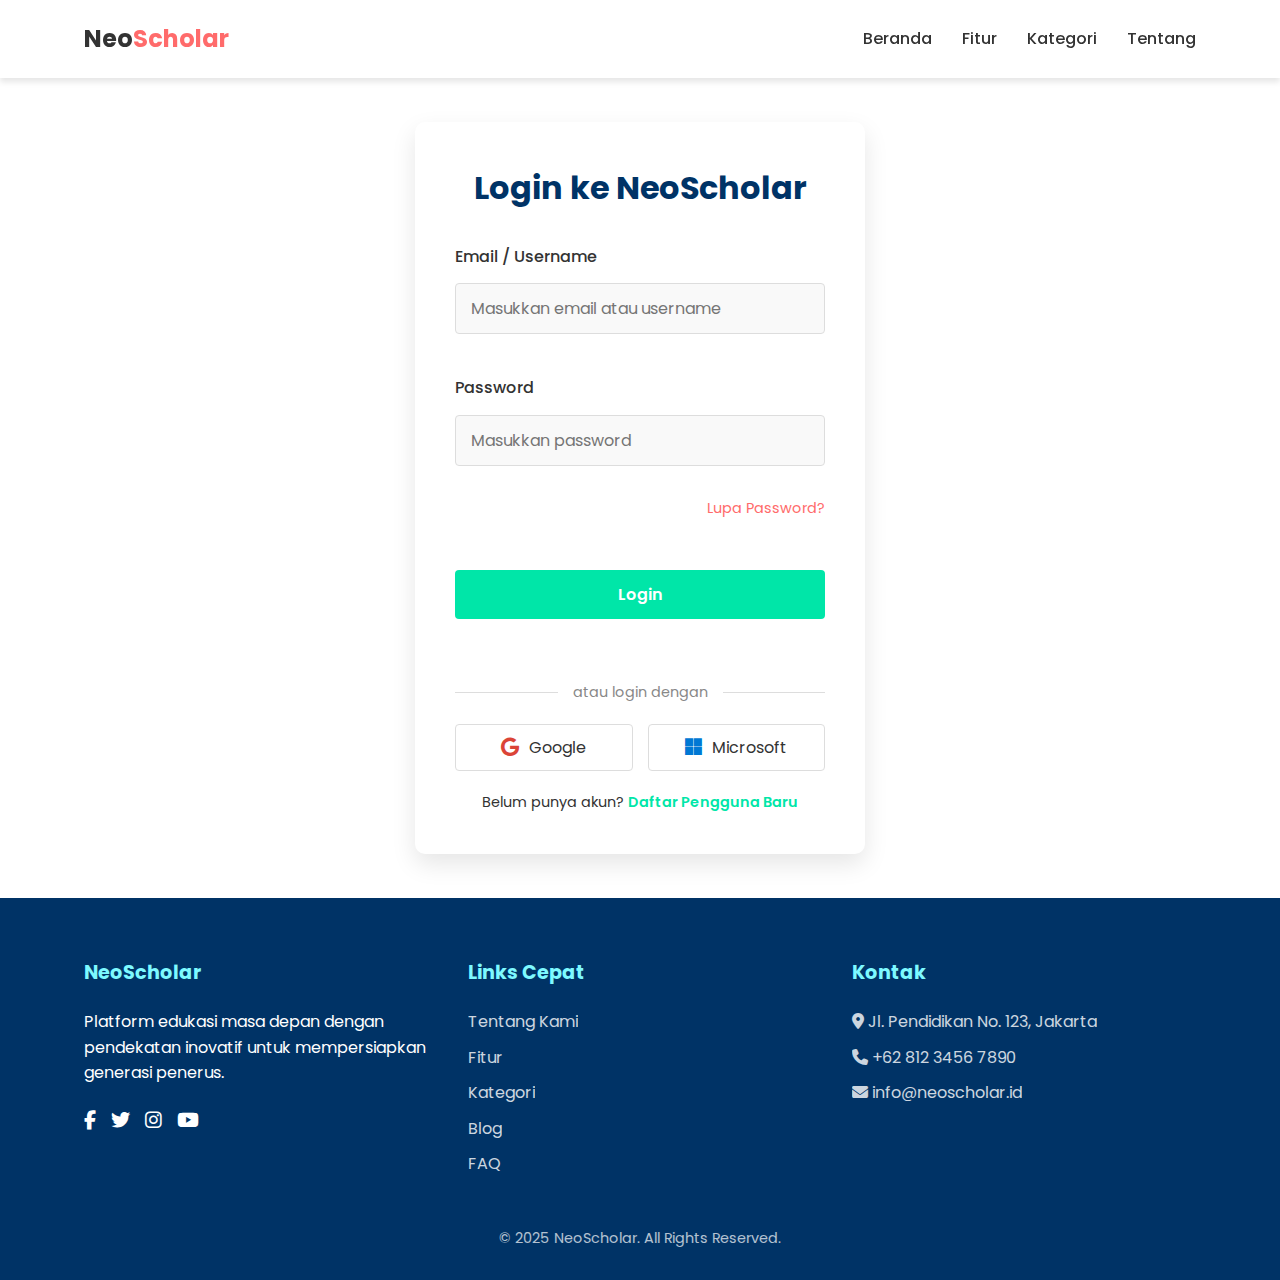
<file: login.html>
<!DOCTYPE html>
<html lang="id">
<head>
    <meta charset="UTF-8">
    <meta name="viewport" content="width=device-width, initial-scale=1.0">
    <title>Login - NeoScholar</title>
    <link rel="stylesheet" href="styles.css">
    <link rel="preconnect" href="https://fonts.googleapis.com">
    <link rel="preconnect" href="https://fonts.gstatic.com" crossorigin>
    <link href="https://fonts.googleapis.com/css2?family=Poppins:wght@300;400;500;600;700&display=swap" rel="stylesheet">
    <link rel="stylesheet" href="https://cdnjs.cloudflare.com/ajax/libs/font-awesome/6.4.0/css/all.min.css">
</head>
<body>
    <!-- Header -->
    <header>
        <div class="container">
            <nav class="navbar">
                <a href="index.html" class="logo">Neo<span>Scholar</span></a>
                <ul class="nav-links">
                    <li><a href="index.html" class="nav-link">Beranda</a></li>
                    <li><a href="index.html#features" class="nav-link">Fitur</a></li>
                    <li><a href="index.html#categories" class="nav-link">Kategori</a></li>
                    <li><a href="index.html#about" class="nav-link">Tentang</a></li>
                </ul>
                <div class="mobile-menu">
                    <i class="fas fa-bars"></i>
                </div>
            </nav>
        </div>
    </header>

    <!-- Login Section -->
    <section class="login-container">
        <div class="login-card">
            <h2 class="login-title">Login ke NeoScholar</h2>
            <form id="loginForm" class="login-form">
                <div class="form-group">
                    <label for="email" class="form-label">Email / Username</label>
                    <input type="text" id="email" class="form-input" placeholder="Masukkan email atau username" required>
                    <div id="emailError" class="error-message"></div>
                </div>
                <div class="form-group">
                    <label for="password" class="form-label">Password</label>
                    <input type="password" id="password" class="form-input" placeholder="Masukkan password" required>
                    <div id="passwordError" class="error-message"></div>
                </div>
                <a href="#" class="forgot-password">Lupa Password?</a>
                <button type="submit" id="loginBtn" class="login-button">Login</button>
                <div id="loginMessage" class="login-message"></div>
            </form>

            <div class="login-divider">
                <span class="login-divider-text">atau login dengan</span>
            </div>

            <div class="social-login">
                <a href="#" class="social-login-btn">
                    <i class="fab fa-google social-login-icon google-icon"></i>
                    <span>Google</span>
                </a>
                <a href="#" class="social-login-btn">
                    <i class="fab fa-microsoft social-login-icon microsoft-icon"></i>
                    <span>Microsoft</span>
                </a>
            </div>

            <div class="register-link">
                <p>Belum punya akun? <a href="#">Daftar Pengguna Baru</a></p>
            </div>
        </div>
    </section>

    <!-- Footer -->
    <footer>
        <div class="container">
            <div class="footer-container">
                <div class="footer-column">
                    <h3>NeoScholar</h3>
                    <p>Platform edukasi masa depan dengan pendekatan inovatif untuk mempersiapkan generasi penerus.</p>
                    <div class="social-links">
                        <a href="#" class="social-icon"><i class="fab fa-facebook-f"></i></a>
                        <a href="#" class="social-icon"><i class="fab fa-twitter"></i></a>
                        <a href="#" class="social-icon"><i class="fab fa-instagram"></i></a>
                        <a href="#" class="social-icon"><i class="fab fa-youtube"></i></a>
                    </div>
                </div>
                <div class="footer-column">
                    <h3>Links Cepat</h3>
                    <a href="#" class="footer-link">Tentang Kami</a>
                    <a href="#" class="footer-link">Fitur</a>
                    <a href="#" class="footer-link">Kategori</a>
                    <a href="#" class="footer-link">Blog</a>
                    <a href="#" class="footer-link">FAQ</a>
                </div>
                <div class="footer-column">
                    <h3>Kontak</h3>
                    <a href="#" class="footer-link"><i class="fas fa-map-marker-alt"></i> Jl. Pendidikan No. 123, Jakarta</a>
                    <a href="#" class="footer-link"><i class="fas fa-phone"></i> +62 812 3456 7890</a>
                    <a href="#" class="footer-link"><i class="fas fa-envelope"></i> info@neoscholar.id</a>
                </div>
            </div>
            <div class="copyright">
                <p>&copy; 2025 NeoScholar. All Rights Reserved.</p>
            </div>
        </div>
    </footer>

    <script>
        // Mobile menu toggle
        const mobileMenu = document.querySelector('.mobile-menu');
        const navLinks = document.querySelector('.nav-links');
        
        mobileMenu.addEventListener('click', () => {
            navLinks.classList.toggle('active');
        });

        // Login form handling
        document.addEventListener('DOMContentLoaded', function() {
            const loginForm = document.getElementById('loginForm');
            const emailInput = document.getElementById('email');
            const passwordInput = document.getElementById('password');
            const emailError = document.getElementById('emailError');
            const passwordError = document.getElementById('passwordError');
            const loginMessage = document.getElementById('loginMessage');

            // Add CSS for error messages and success/failure messages
            document.head.insertAdjacentHTML('beforeend', `
                <style>
                    .error-message {
                        color: #ff3b30;
                        font-size: 0.8rem;
                        margin-top: 5px;
                        min-height: 16px;
                    }
                    .login-message {
                        text-align: center;
                        margin-top: 10px;
                        padding: 6px;
                        border-radius: 4px;
                        font-size: 0.9rem;
                        transition: all 0.3s ease;
                    }
                    .login-message.success {
                        background-color: #e8f5e9;
                        color: #2e7d32;
                    }
                    .login-message.error {
                        background-color: #ffebee;
                        color: #c62828;
                    }
                    .shake {
                        animation: shake 0.5s;
                    }
                    @keyframes shake {
                        0%, 100% { transform: translateX(0); }
                        10%, 30%, 50%, 70%, 90% { transform: translateX(-5px); }
                        20%, 40%, 60%, 80% { transform: translateX(5px); }
                    }
                </style>
            `);

            loginForm.addEventListener('submit', function(e) {
                e.preventDefault();
                
                // Reset error messages
                emailError.textContent = '';
                passwordError.textContent = '';
                loginMessage.textContent = '';
                loginMessage.className = 'login-message';
                
                let isValid = true;
                
                // Simple validation
                if (!emailInput.value.trim()) {
                    emailError.textContent = 'Email/username tidak boleh kosong';
                    emailInput.classList.add('shake');
                    setTimeout(() => emailInput.classList.remove('shake'), 500);
                    isValid = false;
                }
                
                if (!passwordInput.value.trim()) {
                    passwordError.textContent = 'Password tidak boleh kosong';
                    passwordInput.classList.add('shake');
                    setTimeout(() => passwordInput.classList.remove('shake'), 500);
                    isValid = false;
                } else if (passwordInput.value.length < 6) {
                    passwordError.textContent = 'Password minimal 6 karakter';
                    passwordInput.classList.add('shake');
                    setTimeout(() => passwordInput.classList.remove('shake'), 500);
                    isValid = false;
                }
                
                // If validation passes, process login
                if (isValid) {
                    // Simulasi login (dalam aplikasi nyata, ini akan melibatkan autentikasi server)
                    // Untuk demo, kita gunakan login sederhana
                    const validUsername = 'pengguna@neoscholar.id';
                    const validPassword = 'password123';
                    
                    // Atau terima input apapun dengan panjang tertentu
                    const isSimpleValidation = emailInput.value.trim().length > 3 && 
                                              passwordInput.value.trim().length >= 6;
                    
                    if (emailInput.value === validUsername && passwordInput.value === validPassword || 
                        isSimpleValidation) {
                        // Success - Show message and redirect
                        loginMessage.textContent = 'Login berhasil! Mengalihkan ke Dashboard...';
                        loginMessage.classList.add('success');
                        
                        // Menyimpan info user di localStorage (simulasi sesi)
                        localStorage.setItem('userLoggedIn', 'true');
                        localStorage.setItem('username', emailInput.value.split('@')[0]);
                        
                        // Redirect setelah delay singkat
                        setTimeout(() => {
                            window.location.href = 'dashboard.html';
                        }, 1500);
                    } else {
                        // Failed login
                        loginMessage.textContent = 'Login gagal. Silakan periksa email dan password Anda.';
                        loginMessage.classList.add('error');
                        loginForm.classList.add('shake');
                        setTimeout(() => loginForm.classList.remove('shake'), 500);
                    }
                }
            });

            // Reset form fields when error comes up
            emailInput.addEventListener('input', () => {
                emailError.textContent = '';
            });
            
            passwordInput.addEventListener('input', () => {
                passwordError.textContent = '';
            });

            // Social login buttons (demo only - redirect to dashboard)
            const socialButtons = document.querySelectorAll('.social-login-btn');
            socialButtons.forEach(button => {
                button.addEventListener('click', function(e) {
                    e.preventDefault();
                    loginMessage.textContent = 'Login melalui sosial media diproses...';
                    loginMessage.classList.add('success');
                    
                    // Menyimpan info user di localStorage (simulasi sesi)
                    localStorage.setItem('userLoggedIn', 'true');
                    localStorage.setItem('username', 'Pengguna');
                    
                    setTimeout(() => {
                        window.location.href = 'dashboard.html';
                    }, 1500);
                });
            });
        });
    </script>
</body>
</html>
</file>
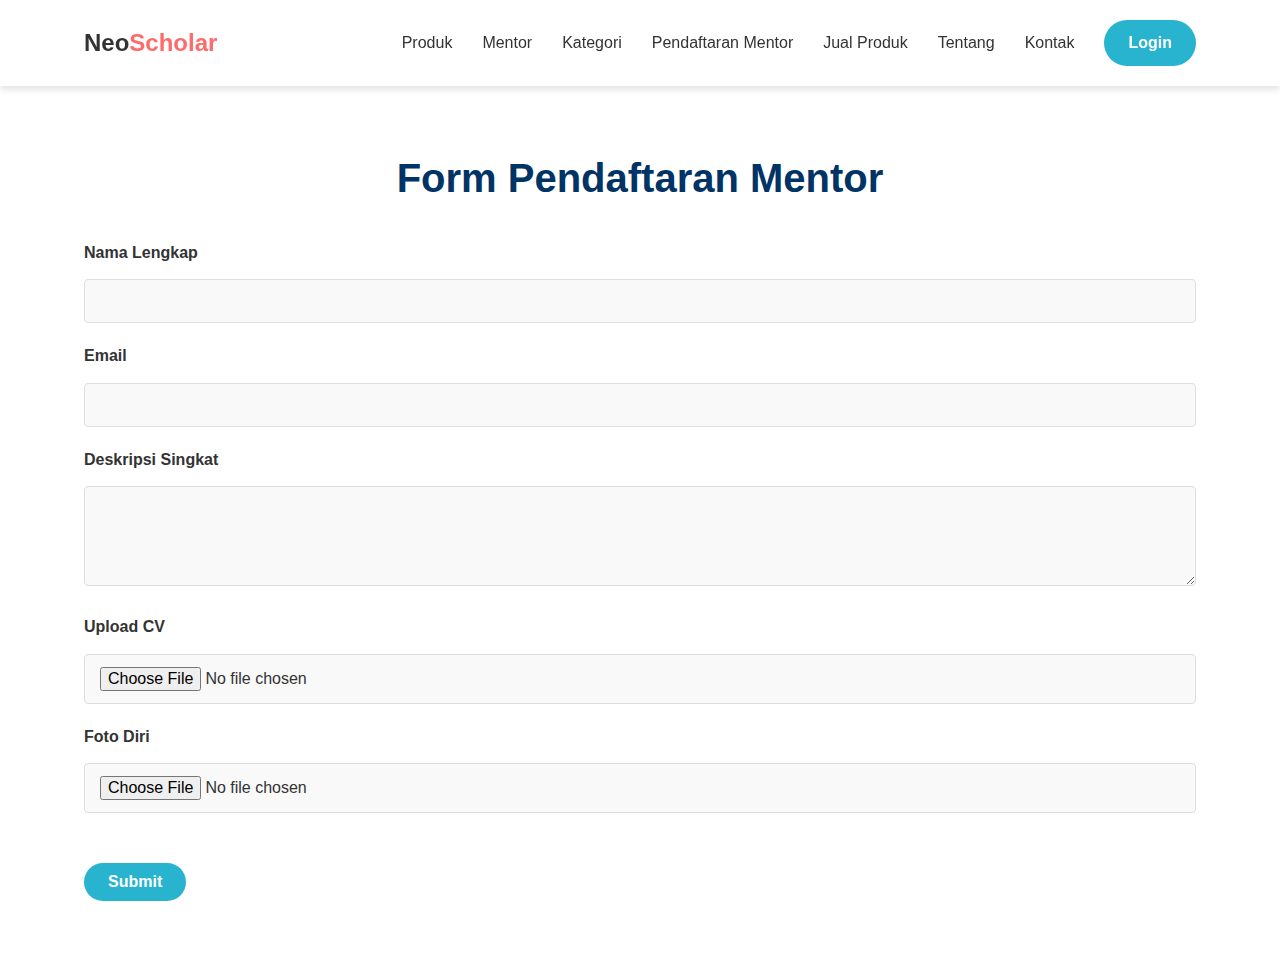
<file: pendaftaranmentor.html>
<!DOCTYPE html>
<html lang="id">
<head>
    <meta charset="UTF-8">
    <meta name="viewport" content="width=device-width, initial-scale=1.0">
    <title>Pendaftaran Mentor</title>
    <link rel="stylesheet" href="styles.css">
</head>
<body>
    <!-- Header -->
    <header>
        <div class="container">
            <nav class="navbar">
                <a href="index.html" class="logo">Neo<span>Scholar</span></a>
                <ul class="nav-links">
                    <li><a href="index.html#product" class="nav-link">Produk</a></li>
                    <li><a href="index.html#mentor" class="nav-link">Mentor</a></li>
                    <li><a href="index.html#categories" class="nav-link">Kategori</a></li>
                    <li><a href="pendaftaranmentor.html" class="nav-link">Pendaftaran Mentor</a></li>
                    <li><a href="jualproduk.html" class="nav-link">Jual Produk</a></li>
                    <li><a href="tentang.html" class="nav-link">Tentang</a></li>
                    <li><a href="contact.html" class="nav-link">Kontak</a></li>
                    <li><a href="login.html" class="btn btn-primary">Login</a></li>
                </ul>
                <div class="mobile-menu">
                    <i class="fas fa-bars"></i>
                </div>
            </nav>
        </div>
    </header>

    <section class="section">
        <div class="container">
            <h1 class="section-title">Form Pendaftaran Mentor</h1>
            <form class="contact-form">
                <div class="form-group">
                    <label for="nama">Nama Lengkap</label>
                    <input type="text" id="nama" class="form-input" required>
                </div>
                <div class="form-group">
                    <label for="email">Email</label>
                    <input type="email" id="email" class="form-input" required>
                </div>
                <div class="form-group">
                    <label for="deskripsi">Deskripsi Singkat</label>
                    <textarea id="deskripsi" class="form-input" rows="4"></textarea>
                </div>
                <div class="form-group">
                    <label for="foto">Upload CV</label>
                    <input type="file" id="foto" class="form-input">
                </div>
                <div class="form-group">
                    <label for="foto">Foto Diri</label>
                    <input type="file" id="foto" class="form-input">
                </div>
                <button type="submit" class="btn btn-primary">Submit</button>
            </form>
        </div>
    </section>
</body>
</html>
</file>
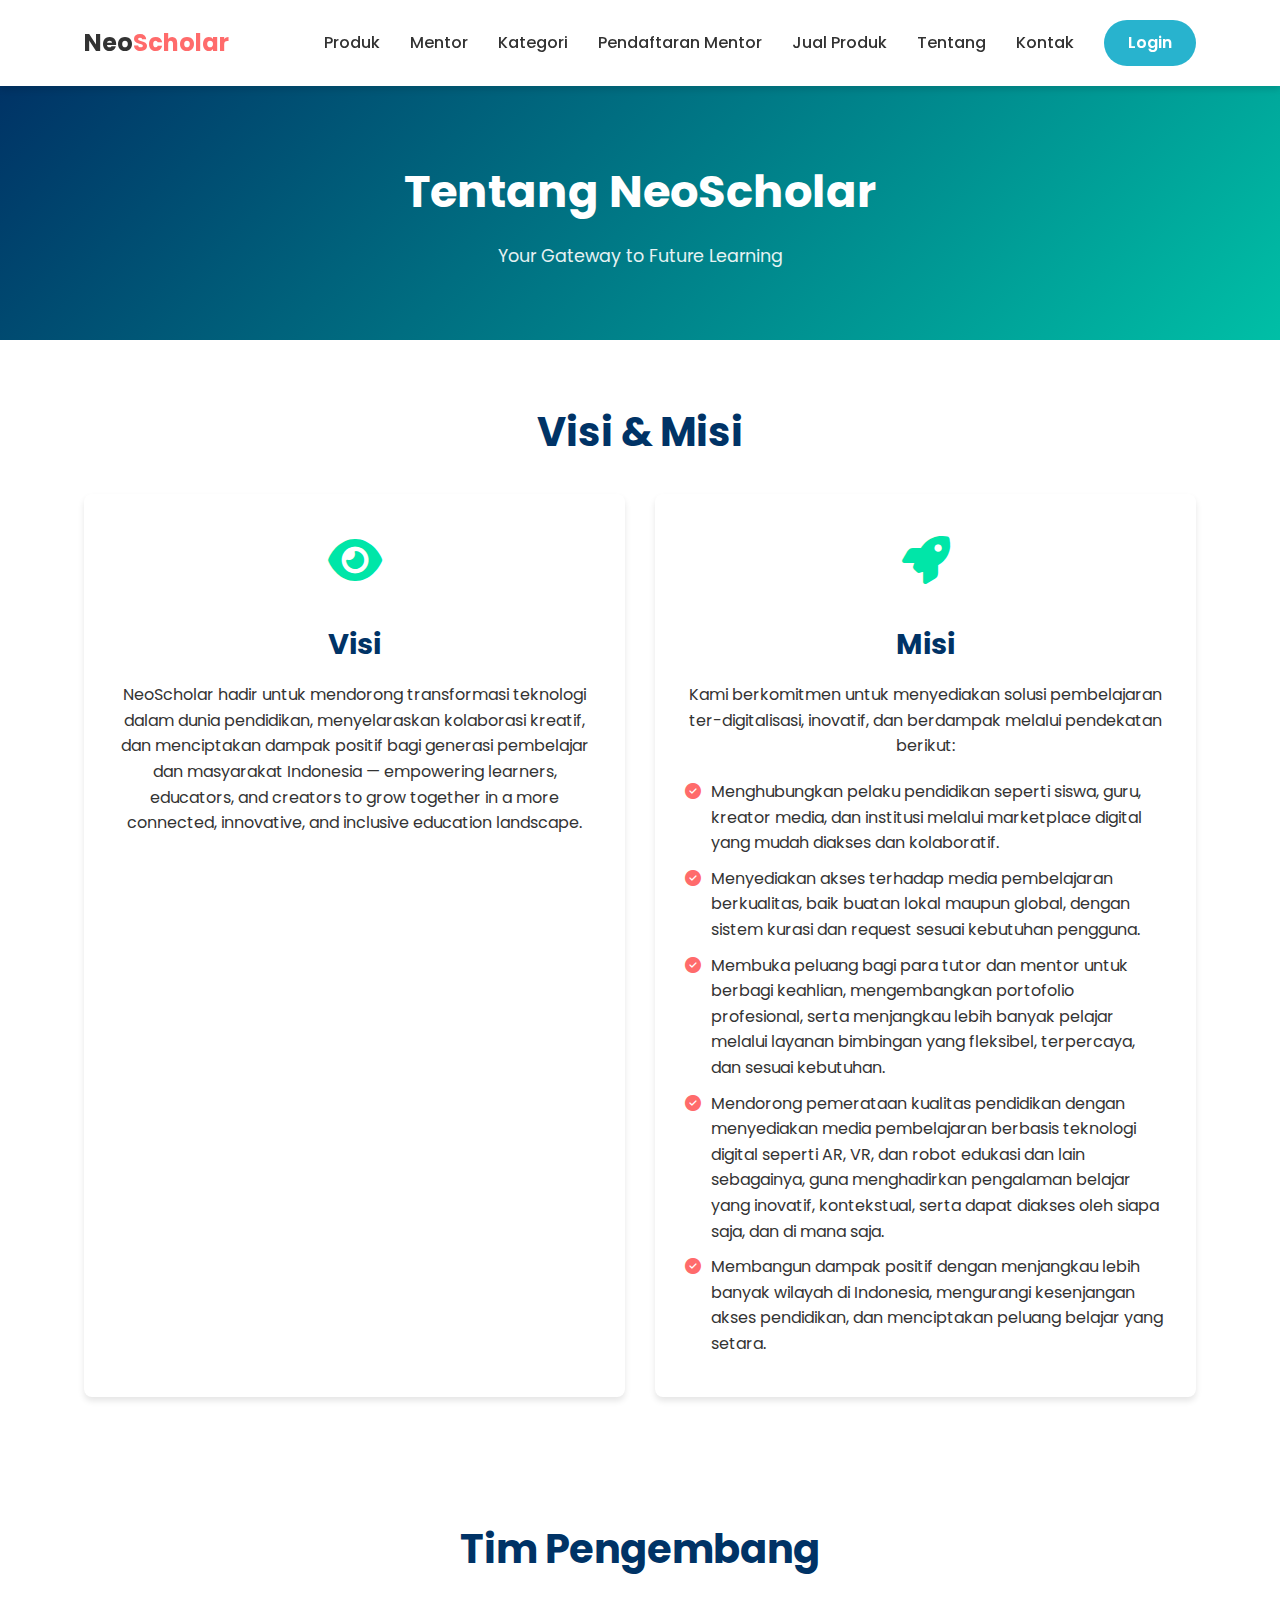
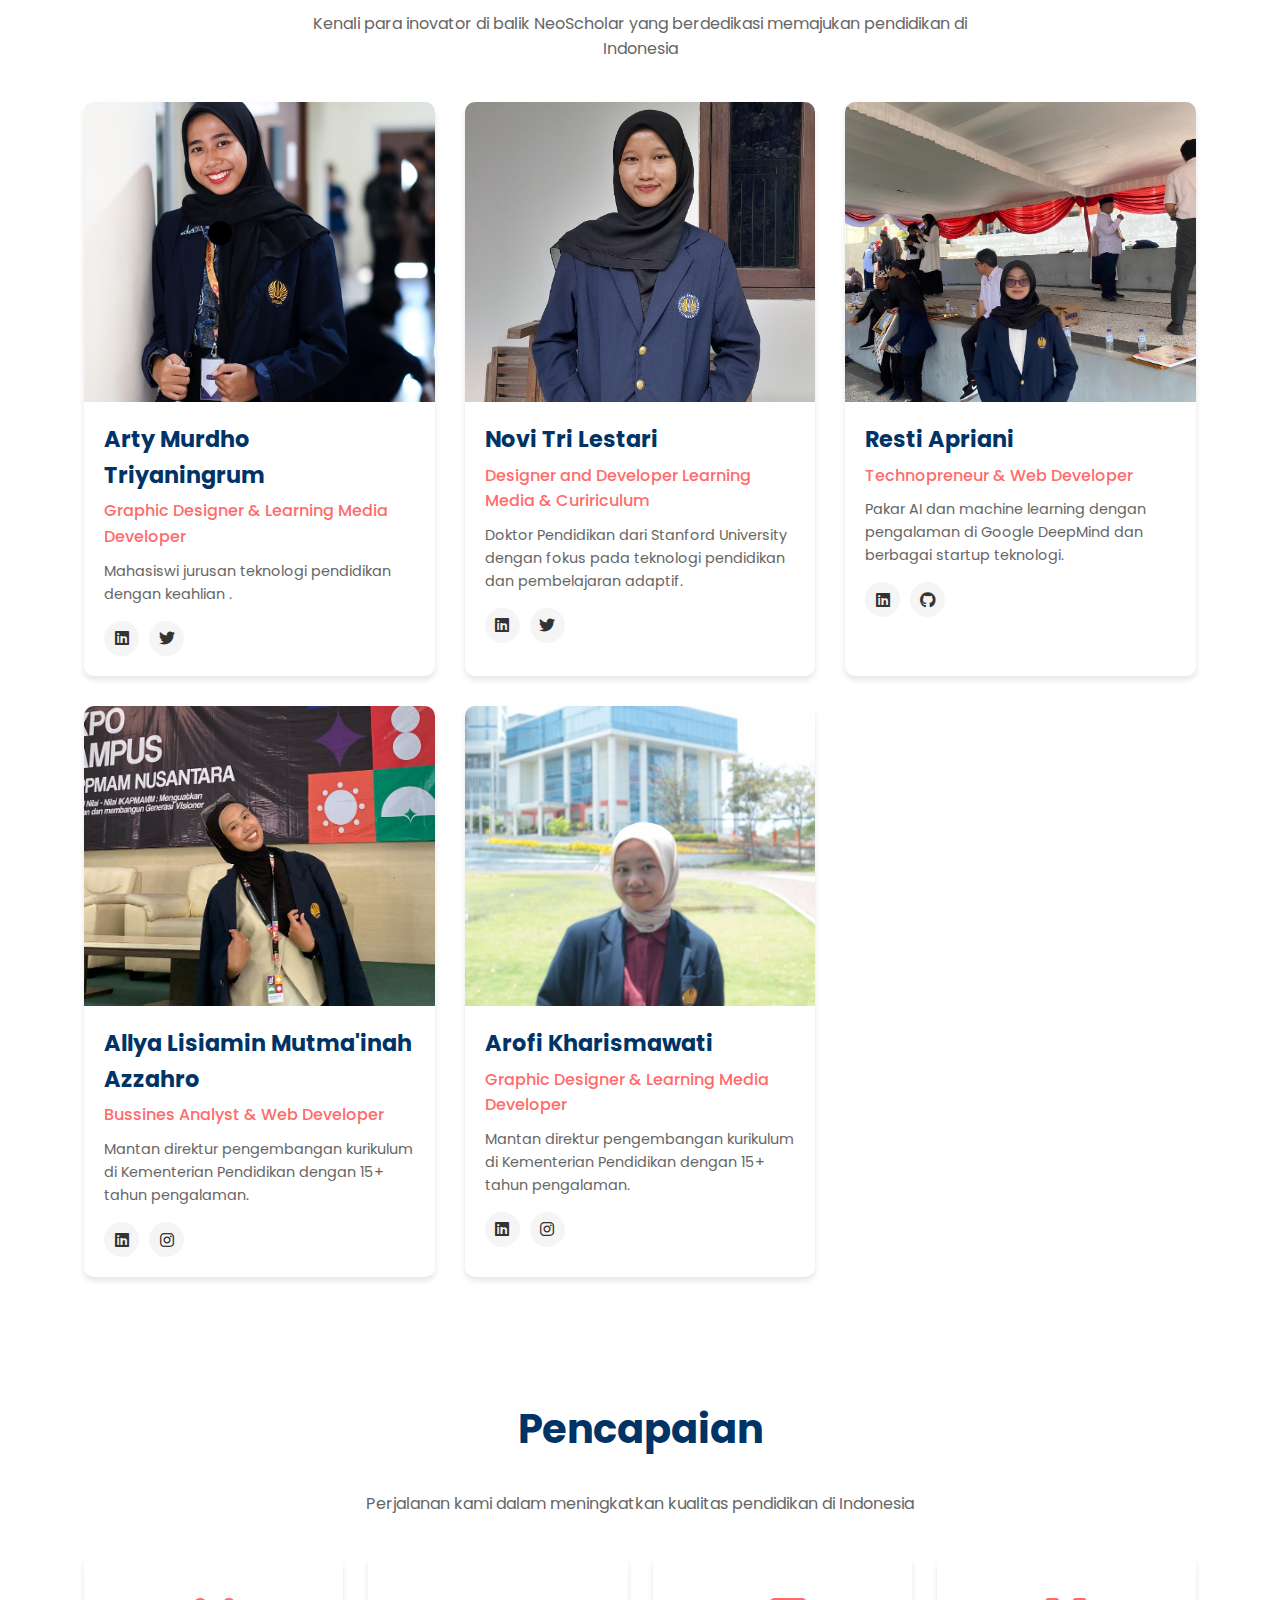
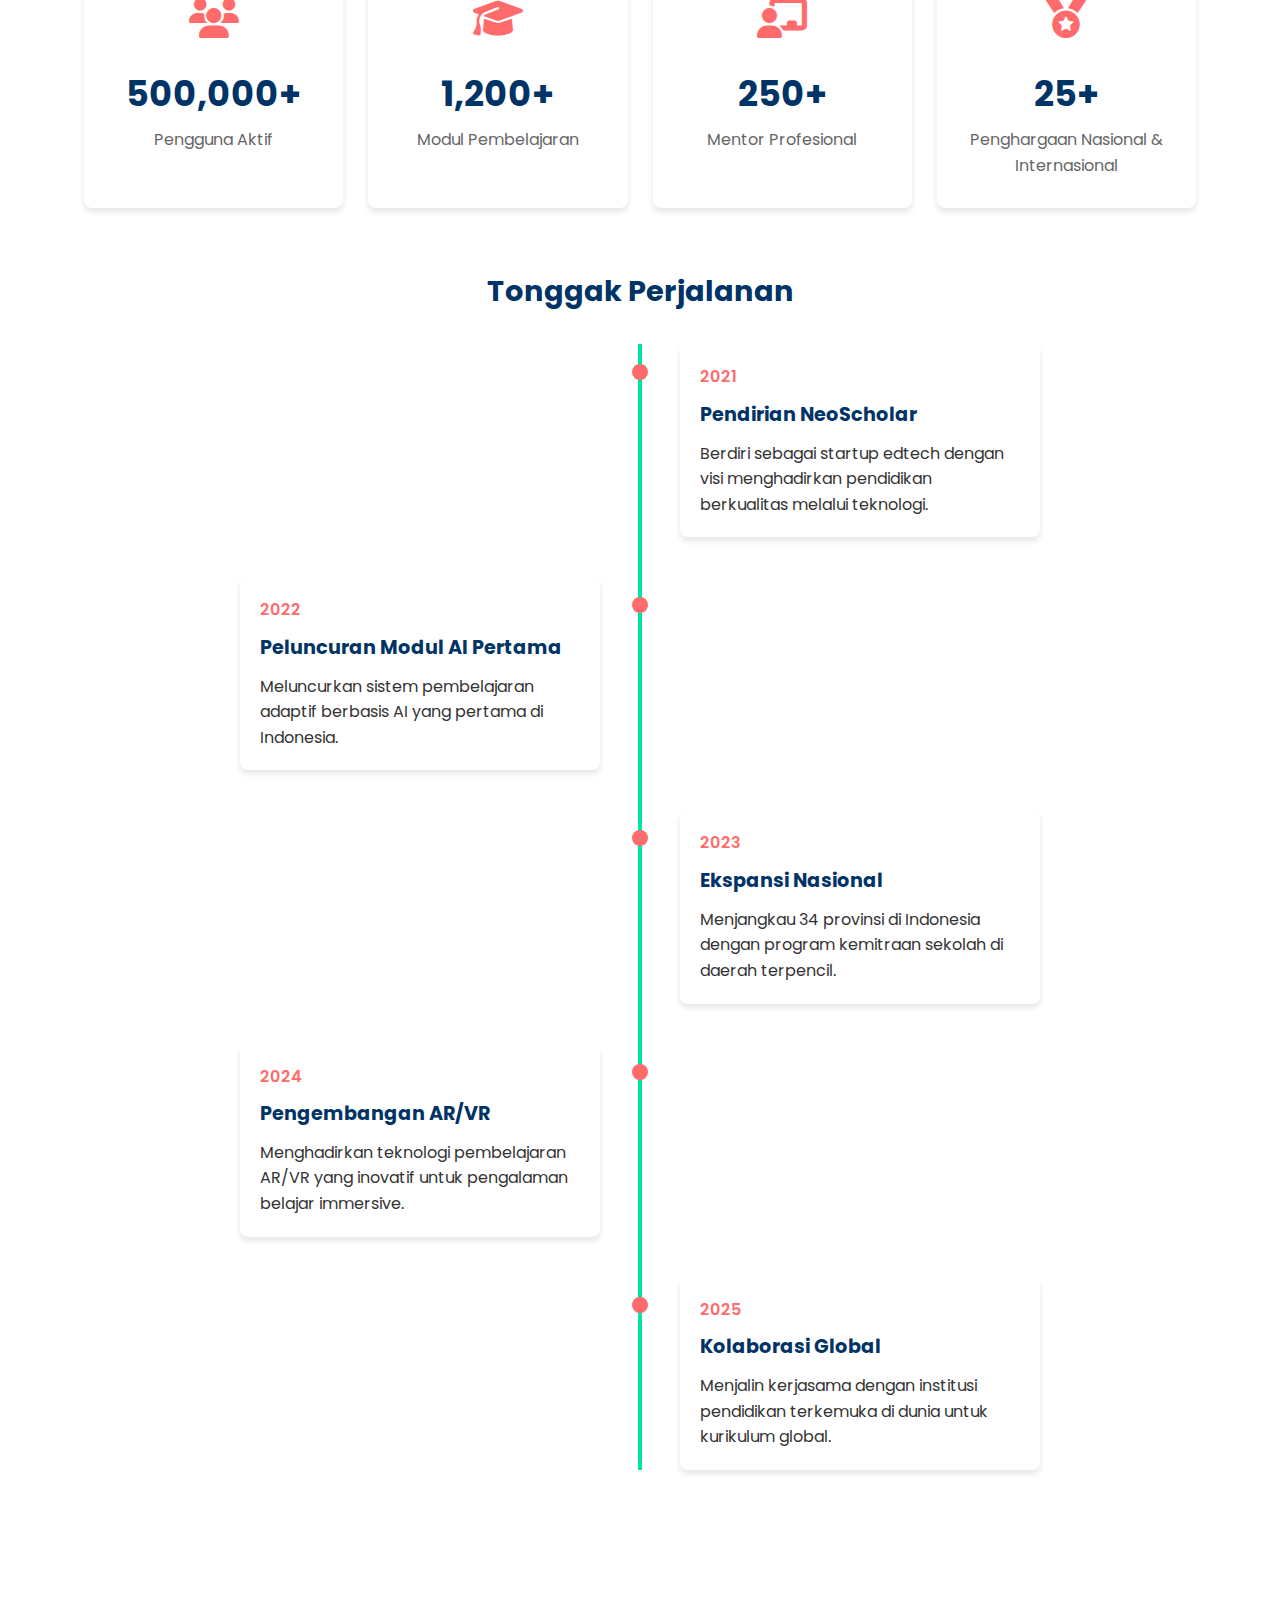
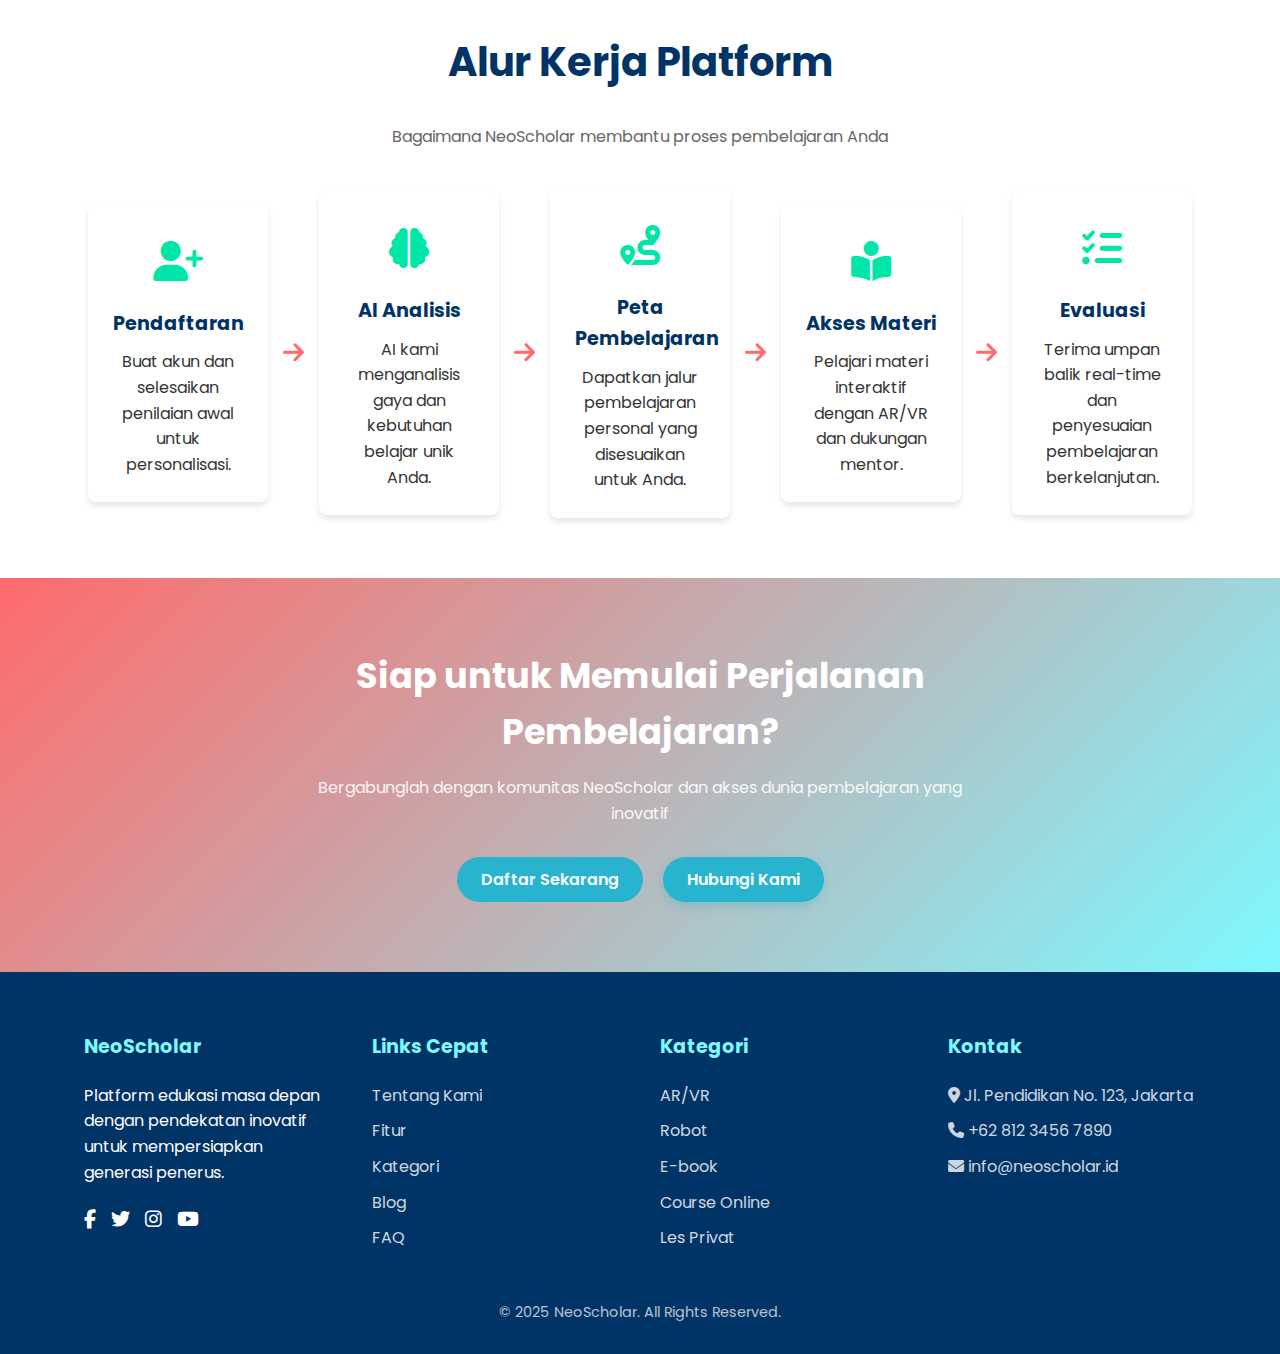
<file: tentang.html>
<!DOCTYPE html>
<html lang="id">
<head>
    <meta charset="UTF-8">
    <meta name="viewport" content="width=device-width, initial-scale=1.0">
    <title>Tentang - NeoScholar</title>
    <link rel="stylesheet" href="styles.css">
    <link rel="preconnect" href="https://fonts.googleapis.com">
    <link rel="preconnect" href="https://fonts.gstatic.com" crossorigin>
    <link href="https://fonts.googleapis.com/css2?family=Poppins:wght@300;400;500;600;700&display=swap" rel="stylesheet">
    <link rel="stylesheet" href="https://cdnjs.cloudflare.com/ajax/libs/font-awesome/6.4.0/css/all.min.css">
</head>
<body>
    <!-- Header -->
    <header>
        <div class="container">
            <nav class="navbar">
                <a href="index.html" class="logo">Neo<span>Scholar</span></a>
                <ul class="nav-links">
                    <li><a href="index.html#product" class="nav-link">Produk</a></li>
                    <li><a href="index.html#mentor" class="nav-link">Mentor</a></li>
                    <li><a href="index.html#categories" class="nav-link">Kategori</a></li>
                    <li><a href="pendaftaranmentor.html" class="nav-link">Pendaftaran Mentor</a></li>
                    <li><a href="jualproduk.html" class="nav-link">Jual Produk</a></li>
                    <li><a href="tentang.html" class="nav-link active">Tentang</a></li>
                    <li><a href="contact.html" class="nav-link">Kontak</a></li>
                    <li><a href="login.html" class="btn btn-primary">Login</a></li>
                </ul>
                <div class="mobile-menu">
                    <i class="fas fa-bars"></i>
                </div>
            </nav>
        </div>
    </header>

    <!-- Hero Section -->
    <section class="page-hero">
        <div class="container">
            <div class="page-hero-content">
                <h1 class="page-hero-title">Tentang NeoScholar</h1>
                <p class="page-hero-subtitle">Your Gateway to Future Learning</p>
            </div>
        </div>
    </section>

    <!-- Visi & Misi Section -->
    <section class="vision-mission section">
        <div class="container">
            <h2 class="section-title">Visi & Misi</h2>
            <div class="vision-mission-container">
                <div class="vision-card card">
                    <div class="vision-icon">
                        <i class="fas fa-eye"></i>
                    </div>
                    <h3 class="vision-title">Visi</h3>
                    <p>NeoScholar hadir untuk mendorong transformasi teknologi dalam dunia pendidikan, menyelaraskan kolaborasi kreatif, dan menciptakan dampak positif bagi generasi pembelajar dan masyarakat Indonesia — empowering learners, educators, and creators to grow together in a more connected, innovative, and inclusive education landscape.</p>
                </div>
                <div class="mission-card card">
                    <div class="mission-icon">
                        <i class="fas fa-rocket"></i>
                    </div>
                    <h3 class="mission-title">Misi</h3>
                    <p>Kami berkomitmen untuk menyediakan solusi pembelajaran ter-digitalisasi, inovatif, dan berdampak melalui pendekatan berikut:</p>
                    <ul class="mission-points">
                        <li><i class="fas fa-check-circle"></i> Menghubungkan pelaku pendidikan seperti siswa, guru, kreator media, dan institusi melalui marketplace digital yang mudah diakses dan kolaboratif.</li>
                        <li><i class="fas fa-check-circle"></i> Menyediakan akses terhadap media pembelajaran berkualitas, baik buatan lokal maupun global, dengan sistem kurasi dan request sesuai kebutuhan pengguna.</li>
                        <li><i class="fas fa-check-circle"></i> Membuka peluang bagi para tutor dan mentor untuk berbagi keahlian, mengembangkan portofolio profesional, serta menjangkau lebih banyak pelajar melalui layanan bimbingan yang fleksibel, terpercaya, dan sesuai kebutuhan.</li>
                        <li><i class="fas fa-check-circle"></i> Mendorong pemerataan kualitas pendidikan dengan menyediakan media pembelajaran berbasis teknologi digital seperti AR, VR,  dan robot edukasi dan lain sebagainya, guna menghadirkan pengalaman belajar yang inovatif, kontekstual, serta dapat diakses oleh siapa saja, dan di mana saja.</li>
                        <li><i class="fas fa-check-circle"></i> Membangun dampak positif dengan menjangkau lebih banyak wilayah di Indonesia, mengurangi kesenjangan akses pendidikan, dan menciptakan peluang belajar yang setara.</li>
                    </ul>
                </div>
            </div>
        </div>
    </section>

    <!-- Team Section -->
    <section class="team section">
        <div class="container">
            <h2 class="section-title">Tim Pengembang</h2>
            <p class="team-subtitle">Kenali para inovator di balik NeoScholar yang berdedikasi memajukan pendidikan di Indonesia</p>
            
            <div class="team-grid">
                <div class="team-card">
                    <div class="team-image">
                        <img src="arty.jpg" alt="Arty Murdho Triyaningrum">
                    </div>
                    <div class="team-info">
                        <h3 class="team-member-name">Arty Murdho Triyaningrum</h3>
                        <p class="team-member-title">Graphic Designer & Learning Media Developer</p>
                        <p class="team-member-bio">Mahasiswi jurusan teknologi pendidikan dengan keahlian .</p>
                        <div class="team-social">
                            <a href="#" class="team-social-icon"><i class="fab fa-linkedin"></i></a>
                            <a href="#" class="team-social-icon"><i class="fab fa-twitter"></i></a>
                        </div>
                    </div>
                </div>
                
                <div class="team-card">
                    <div class="team-image">
                        <img src="novi.jpg" alt="Novi Tri Lestari">
                    </div>
                    <div class="team-info">
                        <h3 class="team-member-name">Novi Tri Lestari</h3>
                        <p class="team-member-title">Designer and Developer Learning Media & Cuririculum</p>
                        <p class="team-member-bio">Doktor Pendidikan dari Stanford University dengan fokus pada teknologi pendidikan dan pembelajaran adaptif.</p>
                        <div class="team-social">
                            <a href="#" class="team-social-icon"><i class="fab fa-linkedin"></i></a>
                            <a href="#" class="team-social-icon"><i class="fab fa-twitter"></i></a>
                        </div>
                    </div>
                </div>
                
                <div class="team-card">
                    <div class="team-image">
                        <img src="resti.jpg" alt="Resti Apriani">
                    </div>
                    <div class="team-info">
                        <h3 class="team-member-name">Resti Apriani</h3>
                        <p class="team-member-title">Technopreneur & Web Developer</p>
                        <p class="team-member-bio">Pakar AI dan machine learning dengan pengalaman di Google DeepMind dan berbagai startup teknologi.</p>
                        <div class="team-social">
                            <a href="#" class="team-social-icon"><i class="fab fa-linkedin"></i></a>
                            <a href="#" class="team-social-icon"><i class="fab fa-github"></i></a>
                        </div>
                    </div>
                </div>
                
                <div class="team-card">
                    <div class="team-image">
                        <img src="allya.jpg" alt="Allya Lisiamin Mutma'inah Azzahro">
                    </div>
                    <div class="team-info">
                        <h3 class="team-member-name">Allya Lisiamin Mutma'inah Azzahro</h3>
                        <p class="team-member-title">Bussines Analyst & Web Developer</p>
                        <p class="team-member-bio">Mantan direktur pengembangan kurikulum di Kementerian Pendidikan dengan 15+ tahun pengalaman.</p>
                        <div class="team-social">
                            <a href="#" class="team-social-icon"><i class="fab fa-linkedin"></i></a>
                            <a href="#" class="team-social-icon"><i class="fab fa-instagram"></i></a>
                        </div>
                    </div>
                </div>

                <div class="team-card">
                    <div class="team-image">
                        <img src="arofi.jpg" alt="Maya Putri">
                    </div>
                    <div class="team-info">
                        <h3 class="team-member-name">Arofi Kharismawati</h3>
                        <p class="team-member-title">Graphic Designer & Learning Media Developer</p>
                        <p class="team-member-bio">Mantan direktur pengembangan kurikulum di Kementerian Pendidikan dengan 15+ tahun pengalaman.</p>
                        <div class="team-social">
                            <a href="#" class="team-social-icon"><i class="fab fa-linkedin"></i></a>
                            <a href="#" class="team-social-icon"><i class="fab fa-instagram"></i></a>
                        </div>
                    </div>
                </div>
            </div>
        </div>
    </section>

    <!-- Achievements Section -->
    <section class="achievements section">
        <div class="container">
            <h2 class="section-title">Pencapaian</h2>
            <p class="achievements-subtitle">Perjalanan kami dalam meningkatkan kualitas pendidikan di Indonesia</p>
            
            <div class="achievements-grid">
                <div class="achievement-card card">
                    <div class="achievement-icon">
                        <i class="fas fa-users"></i>
                    </div>
                    <div class="achievement-content">
                        <h3 class="achievement-number">500,000+</h3>
                        <p class="achievement-text">Pengguna Aktif</p>
                    </div>
                </div>
                
                <div class="achievement-card card">
                    <div class="achievement-icon">
                        <i class="fas fa-graduation-cap"></i>
                    </div>
                    <div class="achievement-content">
                        <h3 class="achievement-number">1,200+</h3>
                        <p class="achievement-text">Modul Pembelajaran</p>
                    </div>
                </div>
                
                <div class="achievement-card card">
                    <div class="achievement-icon">
                        <i class="fas fa-chalkboard-teacher"></i>
                    </div>
                    <div class="achievement-content">
                        <h3 class="achievement-number">250+</h3>
                        <p class="achievement-text">Mentor Profesional</p>
                    </div>
                </div>
                
                <div class="achievement-card card">
                    <div class="achievement-icon">
                        <i class="fas fa-medal"></i>
                    </div>
                    <div class="achievement-content">
                        <h3 class="achievement-number">25+</h3>
                        <p class="achievement-text">Penghargaan Nasional & Internasional</p>
                    </div>
                </div>
            </div>
            
            <div class="timeline">
                <h3 class="timeline-title">Tonggak Perjalanan</h3>
                <div class="timeline-container">
                    <div class="timeline-item">
                        <div class="timeline-dot"></div>
                        <div class="timeline-content">
                            <div class="timeline-date">2021</div>
                            <h4 class="timeline-event">Pendirian NeoScholar</h4>
                            <p>Berdiri sebagai startup edtech dengan visi menghadirkan pendidikan berkualitas melalui teknologi.</p>
                        </div>
                    </div>
                    
                    <div class="timeline-item">
                        <div class="timeline-dot"></div>
                        <div class="timeline-content">
                            <div class="timeline-date">2022</div>
                            <h4 class="timeline-event">Peluncuran Modul AI Pertama</h4>
                            <p>Meluncurkan sistem pembelajaran adaptif berbasis AI yang pertama di Indonesia.</p>
                        </div>
                    </div>
                    
                    <div class="timeline-item">
                        <div class="timeline-dot"></div>
                        <div class="timeline-content">
                            <div class="timeline-date">2023</div>
                            <h4 class="timeline-event">Ekspansi Nasional</h4>
                            <p>Menjangkau 34 provinsi di Indonesia dengan program kemitraan sekolah di daerah terpencil.</p>
                        </div>
                    </div>
                    
                    <div class="timeline-item">
                        <div class="timeline-dot"></div>
                        <div class="timeline-content">
                            <div class="timeline-date">2024</div>
                            <h4 class="timeline-event">Pengembangan AR/VR</h4>
                            <p>Menghadirkan teknologi pembelajaran AR/VR yang inovatif untuk pengalaman belajar immersive.</p>
                        </div>
                    </div>
                    
                    <div class="timeline-item">
                        <div class="timeline-dot"></div>
                        <div class="timeline-content">
                            <div class="timeline-date">2025</div>
                            <h4 class="timeline-event">Kolaborasi Global</h4>
                            <p>Menjalin kerjasama dengan institusi pendidikan terkemuka di dunia untuk kurikulum global.</p>
                        </div>
                    </div>
                </div>
            </div>
        </div>
    </section>

    <!-- Workflow Section -->
    <section class="workflow section">
        <div class="container">
            <h2 class="section-title">Alur Kerja Platform</h2>
            <p class="workflow-subtitle">Bagaimana NeoScholar membantu proses pembelajaran Anda</p>
            
            <div class="workflow-container">
                <div class="workflow-step">
                    <div class="workflow-icon">
                        <i class="fas fa-user-plus"></i>
                    </div>
                    <h3 class="workflow-title">Pendaftaran</h3>
                    <p>Buat akun dan selesaikan penilaian awal untuk personalisasi.</p>
                </div>
                
                <div class="workflow-arrow">
                    <i class="fas fa-arrow-right"></i>
                </div>
                
                <div class="workflow-step">
                    <div class="workflow-icon">
                        <i class="fas fa-brain"></i>
                    </div>
                    <h3 class="workflow-title">AI Analisis</h3>
                    <p>AI kami menganalisis gaya dan kebutuhan belajar unik Anda.</p>
                </div>
                
                <div class="workflow-arrow">
                    <i class="fas fa-arrow-right"></i>
                </div>
                
                <div class="workflow-step">
                    <div class="workflow-icon">
                        <i class="fas fa-route"></i>
                    </div>
                    <h3 class="workflow-title">Peta Pembelajaran</h3>
                    <p>Dapatkan jalur pembelajaran personal yang disesuaikan untuk Anda.</p>
                </div>
                
                <div class="workflow-arrow">
                    <i class="fas fa-arrow-right"></i>
                </div>
                
                <div class="workflow-step">
                    <div class="workflow-icon">
                        <i class="fas fa-book-reader"></i>
                    </div>
                    <h3 class="workflow-title">Akses Materi</h3>
                    <p>Pelajari materi interaktif dengan AR/VR dan dukungan mentor.</p>
                </div>
                
                <div class="workflow-arrow">
                    <i class="fas fa-arrow-right"></i>
                </div>
                
                <div class="workflow-step">
                    <div class="workflow-icon">
                        <i class="fas fa-tasks"></i>
                    </div>
                    <h3 class="workflow-title">Evaluasi</h3>
                    <p>Terima umpan balik real-time dan penyesuaian pembelajaran berkelanjutan.</p>
                </div>
            </div>
        </div>
    </section>

    <!-- CTA Section -->
    <section class="cta-section">
        <div class="container">
            <div class="cta-content">
                <h2 class="cta-title">Siap untuk Memulai Perjalanan Pembelajaran?</h2>
                <p class="cta-text">Bergabunglah dengan komunitas NeoScholar dan akses dunia pembelajaran yang inovatif</p>
                <div class="cta-buttons">
                    <a href="login.html" class="btn btn-primary">Daftar Sekarang</a>
                    <a href="contact.html" class="btn btn-secondary">Hubungi Kami</a>
                </div>
            </div>
        </div>
    </section>

    <!-- Footer -->
    <footer>
        <div class="container">
            <div class="footer-container">
                <div class="footer-column">
                    <h3>NeoScholar</h3>
                    <p>Platform edukasi masa depan dengan pendekatan inovatif untuk mempersiapkan generasi penerus.</p>
                    <div class="social-links">
                        <a href="#" class="social-icon"><i class="fab fa-facebook-f"></i></a>
                        <a href="#" class="social-icon"><i class="fab fa-twitter"></i></a>
                        <a href="#" class="social-icon"><i class="fab fa-instagram"></i></a>
                        <a href="#" class="social-icon"><i class="fab fa-youtube"></i></a>
                    </div>
                </div>
                <div class="footer-column">
                    <h3>Links Cepat</h3>
                    <a href="#" class="footer-link">Tentang Kami</a>
                    <a href="#" class="footer-link">Fitur</a>
                    <a href="#" class="footer-link">Kategori</a>
                    <a href="#" class="footer-link">Blog</a>
                    <a href="#" class="footer-link">FAQ</a>
                </div>
                <div class="footer-column">
                    <h3>Kategori</h3>
                    <a href="#" class="footer-link">AR/VR</a>
                    <a href="#" class="footer-link">Robot</a>
                    <a href="#" class="footer-link">E-book</a>
                    <a href="#" class="footer-link">Course Online</a>
                    <a href="#" class="footer-link">Les Privat</a>
                </div>
                <div class="footer-column">
                    <h3>Kontak</h3>
                    <a href="#" class="footer-link"><i class="fas fa-map-marker-alt"></i> Jl. Pendidikan No. 123, Jakarta</a>
                    <a href="#" class="footer-link"><i class="fas fa-phone"></i> +62 812 3456 7890</a>
                    <a href="#" class="footer-link"><i class="fas fa-envelope"></i> info@neoscholar.id</a>
                </div>
            </div>
            <div class="copyright">
                <p>&copy; 2025 NeoScholar. All Rights Reserved.</p>
            </div>
        </div>
    </footer>

    <script>
        // Mobile menu toggle
        const mobileMenu = document.querySelector('.mobile-menu');
        const navLinks = document.querySelector('.nav-links');
        
        mobileMenu.addEventListener('click', () => {
            navLinks.classList.toggle('active');
        });
    </script>
</body>
</html>
</file>
<file: styles.css>
/* Reset dan Base Styles */
* {
    margin: 0;
    padding: 0;
    box-sizing: border-box;
    font-family: 'Poppins', sans-serif;
  }
  
  :root {
    --electric-blue: #7DF9FF;
    --bright-coral: #FF6B6B;
    --bright-teal: #00E6A8;
    --cool-teal: #00BFA6;
    --warm-sand: #F5E1A4;
    --midnight-navy: #003366;
    --white: #ffffff;
    --dark-gray: #333;
    --white: #ffffff;
    --shadow: 0 4px 6px rgba(0, 0, 0, 0.1);
    --transition: all 0.3s ease;
  }
  
  body {
    line-height: 1.6;
    color: var(--dark-gray);
    background-color: var(--white);
  }
  
  a {
    text-decoration: none;
    color: inherit;
  }
  
  ul {
    list-style: none;
  }
  
  img {
    max-width: 100%;
    height: auto;
  }
  
  button, .btn {
    cursor: pointer;
    padding: 12px 24px;
    border: none;
    border-radius: 4px;
    font-weight: 600;
    transition: var(--transition);
  }
  
  .btn-primary {
    background-color: var(--bright-teal);
    color: var(--white);
  }
  
  .btn-primary:hover {
    background-color: var(--cool-teal);
    transform: translateY(-3px);
    box-shadow: var(--shadow);
  }
  
  .btn-secondary {
    background-color: var(--electric-blue);
    color: var(--midnight-navy);
  }
  
  .btn-secondary:hover {
    background-color: #6AE0E0;
    transform: translateY(-3px);
    box-shadow: var(--shadow);
  }
  
  .container {
    width: 90%;
    max-width: 1200px;
    margin: 0 auto;
    padding: 0 20px;
  }
  
  .section {
    padding: 60px 0;
  }
  
  .section-title {
    font-size: 2.5rem;
    margin-bottom: 30px;
    color: var(--midnight-navy);
    text-align: center;
  }
  
  .card {
    background: var(--white);
    border-radius: 8px;
    padding: 20px;
    box-shadow: var(--shadow);
    transition: var(--transition);
  }
  
  .card:hover {
    transform: translateY(-5px);
    box-shadow: 0 10px 20px rgba(0, 0, 0, 0.1);
  }
  
  /* Header & Navigation */
  header {
    background-color: var(--white);
    box-shadow: var(--shadow);
    position: sticky;
    top: 0;
    z-index: 100;
  }
  
  .navbar {
    display: flex;
    justify-content: space-between;
    align-items: center;
    padding: 20px 0;
  }
  
  /* Navbar logo style */
.logo {
  display: flex;
  align-items: center;
  text-decoration: none;
}

.logo-img {
  height: 32px; /* atau 24px sesuai kebutuhan */
  margin-right: 8px;
}

.logo-text {
  font-size: 20px;
  color: #333;
}

.logo-text .highlight {
  color: #ff6f6f;
  font-weight: bold;
}

  
  .logo {
    display: flex;
    align-items: center;
    text-decoration: none;
    font-weight: 700;
    font-size: 1.5rem;
    color: #333;
  }

  .logo img {
      height: 40px;
      margin-right: 8px;
  }
  
  .logo span {
    color: var(--bright-coral);
  }
  
  .nav-links {
    display: flex;
    align-items: center;
    gap: 30px;
  }
  
  .nav-link {
    font-weight: 500;
    color: var(--dark-gray);
    transition: var(--transition);
  }
  
  .nav-link:hover {
    color: var(--bright-teal);
  }
  
  .mobile-menu {
    display: none;
    font-size: 1.5rem;
  }
  
  /* Homepage Styles */
  .hero {
    background: linear-gradient(135deg, var(--midnight-navy), var(--cool-teal));
    color: var(--white);
    text-align: center;
    padding: 100px 0;
  }
  
  .hero-content {
    max-width: 800px;
    margin: 0 auto;
  }
  
  .hero-title {
    font-size: 3rem;
    margin-bottom: 20px;
  }
  
  .hero-subtitle {
    font-size: 1.2rem;
    margin-bottom: 30px;
    opacity: 0.9;
  }
  
  .features {
    background-color: var(--white);
  }
  
  .features-container {
    display: grid;
    grid-template-columns: repeat(auto-fit, minmax(300px, 1fr));
    gap: 30px;
  }
  
  .feature-card {
    text-align: center;
    padding: 30px;
  }
  
  .feature-icon {
    font-size: 3rem;
    color: var(--bright-teal);
    margin-bottom: 20px;
  }
  
  .feature-title {
    font-size: 1.5rem;
    margin-bottom: 15px;
    color: var(--midnight-navy);
  }
  
  .carousel {
    overflow: hidden;
    position: relative;
    margin: 40px 0;
  }
  
  .carousel-container {
    display: flex;
    transition: transform 0.5s ease;
  }
  
  .carousel-item {
    min-width: 100%;
    padding: 20px;
  }
  
  .carousel-controls {
    display: flex;
    justify-content: center;
    gap: 10px;
    margin-top: 20px;
  }
  
  .carousel-dot {
    width: 12px;
    height: 12px;
    border-radius: 50%;
    background-color: var(--electric-blue);
    opacity: 0.5;
    cursor: pointer;
  }
  
  .carousel-dot.active {
    opacity: 1;
  }
  
  /* Categories Section Styling */
.categories {
  background-color: var(--white);
  padding: 80px 0;
}

/* Tambahan style khusus untuk kategori hero */
.category-hero-content {
  text-align: center;
  padding: 60px 0;
}

.category-hero-title {
  font-size: 2.8rem;
  color: var(--midnight-navy);
  margin-bottom: 10px;
}

.category-hero-subtitle {
  font-size: 1.1rem;
  color: #555;
  max-width: 700px;
  margin: 0 auto;
}

.category-hero-subtitle {
  color: white;
  font-size: 18px;
  margin-top: 10px;
}

/* Tombol biru navy khusus */
.btn-navy {
  background-color: #33b6cc;
  color: white;
  padding: 14px 28px;
  border: none;
  border-radius: 50px; /* pill shape */
  font-weight: 600;
  font-size: 16px;
  text-decoration: none;
  display: inline-block;
  transition: all 0.3s ease;
  box-shadow: 0 6px 10px rgba(0, 0, 0, 0.1);
}

.btn-navy:hover {
  background-color: #2ca8bd;
  box-shadow: 0 8px 16px rgba(0, 0, 0, 0.15);
  transform: translateY(-2px);
}


.btn-navy:hover {
  background-color: #001f4d;
  transform: translateY(-2px);
  box-shadow: 0 4px 12px rgba(0, 0, 0, 0.15);
}

.category-hero {
  background: linear-gradient(to right, #003865, #007c91, #00b2ac);
  padding: 60px 0;
  color: white;
  text-align: center;
}


.categories-action {
  display: flex;
  flex-wrap: wrap;
  justify-content: center;
  gap: 15px;
  margin-top: 30px;
}


.categories-container {
  display: grid;
  grid-template-columns: repeat(auto-fit, minmax(300px, 1fr));
  gap: 30px;
  margin-bottom: 40px;
}

.categories-action {
  display: flex;
  flex-wrap: wrap;
  justify-content: center;
  gap: 15px;
  margin-top: 30px;
}

.section-header {
  text-align: center;
  margin-bottom: 40px;
}

.btn-explore {
  background-color: #2eb5cd;
  color: white;
  font-weight: bold;
  padding: 12px 28px;
  border-radius: 999px;
  box-shadow: 0px 8px 16px rgba(0, 0, 0, 0.1);
  text-decoration: none;
  display: inline-block;
  transition: background-color 0.3s ease;
}

.btn-explore:hover {
  background-color: #27a2b8;
}

/* Gaya umum untuk tombol Jelajahi dan Detail */
.btn {
  background-color: #28B3CE;
  color: #fff;
  padding: 10px 24px;
  border: none;
  border-radius: 999px;
  font-size: 16px;
  font-weight: 600;
  text-decoration: none;
  display: inline-block;
  transition: background-color 0.3s ease;
}

.btn:hover {
  background-color: #1da6c2;
}

/* Jika ada varian lain */
.btn-primary,
.btn-secondary,
.btn-sm {
  background-color: #28B3CE !important;
  color: #fff !important;
  border-radius: 999px !important;
  font-size: 16px !important;
  font-weight: 600 !important;
  padding: 10px 24px !important;
  text-decoration: none !important;
}


.category-card {
  background: linear-gradient(145deg, #1a4a7c, #30a8c1);
  border-radius: 15px;
  overflow: hidden;
  box-shadow: 0 10px 25px rgba(0, 0, 0, 0.1);
  transition: all 0.3s ease;
  display: flex;
  flex-direction: column;
  align-items: center;
  padding: 30px 20px;
  text-align: center;
  height: 100%;
}

.category-card:hover {
  transform: translateY(-5px);
  box-shadow: 0 15px 30px rgba(0, 0, 0, 0.15);
}

.category-img-container {
  width: 80px;
  height: 80px;
  background-color: rgba(255, 255, 255, 0.15);
  border-radius: 50%;
  display: flex;
  align-items: center;
  justify-content: center;
  margin-bottom: 20px;
}

.category-icon {
  font-size: 2.5rem;
  color: white;
}

.category-content {
  flex: 1;
  display: flex;
  flex-direction: column;
  color: white;
}

.category-title {
  font-size: 1.5rem;
  font-weight: 600;
  margin-bottom: 15px;
  color: white;
}

.category-content p {
  font-size: 1rem;
  line-height: 1.6;
  margin-bottom: 20px;
}

.categories-action {
  display: flex;
  justify-content: center;
  margin-top: 20px;
}

.btn-secondary {
  background-color: #30a8c1;
  color: white;
  padding: 12px 30px;
  border-radius: 50px;
  font-weight: 600;
  text-decoration: none;
  display: inline-block;
  transition: all 0.3s ease;
  border: none;
  font-size: 1rem;
  text-align: center;
  box-shadow: 0 4px 10px rgba(48, 168, 193, 0.3);
}

.btn-secondary:hover {
  background-color: #1a4a7c;
  transform: translateY(-2px);
  box-shadow: 0 6px 12px rgba(26, 74, 124, 0.4);
}


/* Tombol "Kirim Permintaan" bergaya modern dan full width */
.btn.btn-primary.btn-full {
  background-color: #28B3CE;
  color: #fff;
  border: none;
  border-radius: 999px;
  font-size: 16px;
  font-weight: 600;
  padding: 12px 24px;
  width: 100%;
  max-width: 300px; /* opsional, biar gak terlalu lebar */
  margin: 24px auto 40px auto; /* kasih jarak dari elemen atas & footer */
  display: block;
  text-align: center;
  transition: background-color 0.3s ease;
}

.btn.btn-primary.btn-full:hover {
  background-color: #1da6c2;
}

.cta-container {
  text-align: center;
  margin-bottom: 30px; /* spasi antara tombol dan footer */
}
.custom-section .section-header {
  background: linear-gradient(to right, #003865, #007c91, #00b2ac);
  color: white;
  padding: 60px 30px;
  text-align: center;
  border-radius: 12px;
  margin-bottom: 40px;
}

.custom-form {
  background: #fff;
  padding: 40px;
  border-radius: 12px;
  box-shadow: 0 8px 16px rgba(0,0,0,0.1);
  margin: auto;
}

.form-card {
  width: 100%; /* tambahan agar form-card isi semua ruang wrapper */
}

.form-wrapper {
  max-width: 1140px;
  margin: 0 auto;
  padding: 40px 20px;
}

.form-card {
  width: 100%;
  background: #fff;
  padding: 48px;
  border-radius: 16px;
  box-shadow: 0 8px 20px rgba(0, 0, 0, 0.08);
}


.custom-form h3 {
  font-size: 24px;
  font-weight: 700;
  margin-bottom: 30px;
  color: #003865;
}

.custom-form .form-group {
  margin-bottom: 20px;
}

.custom-form label {
  display: block;
  margin-bottom: 8px;
  font-weight: 600;
  color: #333;
}

.custom-form input,
.custom-form select,
.custom-form textarea {
  width: 100%;
  padding: 12px 15px;
  border-radius: 8px;
  border: 1px solid #ccc;
  font-size: 14px;
  transition: border-color 0.3s;
}

.custom-form textarea:focus {
  border-color: #00b2ac;
  outline: none;
}

.custom-form .form-checkbox {
  display: flex;
  align-items: center;
  font-size: 14px;
}

.custom-form .form-checkbox input {
  margin-right: 10px;
}

.custom-form .cta-container {
  text-align: center;
  margin-top: 30px;
}

.form-agreement {
  display: flex;
  justify-content: flex-end;
  align-items: center;
  gap: 10px;
  margin-top: 20px;
  margin-bottom: 20px;
}

.form-agreement label {
  display: flex;
  align-items: center;
  font-size: 14px;
  color: #333;
}

.form-agreement input[type="checkbox"] {
  margin-right: 8px;
}

.cta-container {
  display: flex;
  justify-content: flex-end;
  margin-top: 10px;
}

.btn.btn-primary.btn-full {
  width: auto; /* Supaya nggak full width */
  max-width: none;
}

.section-footer {
  text-align: center;
  margin-top: 40px;
  margin-bottom: 60px;
}

.btn-explore {
  background-color: #2eb5cd;
  color: white;
  font-weight: bold;
  padding: 12px 28px;
  border-radius: 999px;
  box-shadow: 0px 8px 16px rgba(0, 0, 0, 0.1);
  text-decoration: none;
  display: inline-block;
  transition: background-color 0.3s ease;
}

.btn-explore:hover {
  background-color: #27a2b8;
}

.category-item {
  margin-bottom: 30px; /* dulunya mungkin 60px */
}

.category-grid {
  display: grid;
  gap: 24px; /* atau 16px */
}

.btn {
  margin-bottom: 0; /* biar gak nambah jarak bawah */
}



.custom-form .btn.btn-primary.btn-full {
  background-color: #00b2ac;
  border: none;
  padding: 14px 0;
  border-radius: 999px;
  width: 100%;
  color: white;
  font-size: 16px;
  font-weight: 600;
  cursor: pointer;
  transition: background-color 0.3s;
}

.custom-form .btn.btn-primary.btn-full:hover {
  background-color: #009aa0;
}

.cta-container {
  margin-bottom: 60px;
}
.custom-features-header {
  background: linear-gradient(to right, #003865, #007c91, #00b2ac);
  color: white;
  padding: 60px 30px;
  text-align: center;
  border-radius: 12px;
  margin-bottom: 40px;
}

.custom-features {
  display: flex;
  flex-wrap: wrap;
  justify-content: center;
  gap: 30px;
  padding: 20px 0;
}

.custom-feature {
  background-color: #ffffff;
  border-radius: 12px;
  padding: 30px;
  max-width: 300px;
  flex: 1;
  text-align: center;
  box-shadow: 0 4px 12px rgba(0, 0, 0, 0.1);
}

.custom-feature i {
  font-size: 2.5rem;
  color: #00b2ac;
  margin-bottom: 15px;
}

.custom-feature h4 {
  font-size: 1.25rem;
  margin-bottom: 10px;
  color: #003865;
}

.custom-feature p {
  font-size: 0.95rem;
  color: #555;
}

.container-form {
  max-width: 900px; /* lebar form diperbesar */
  margin: 40px auto;
  background: #fff;
  padding: 40px;
  border-radius: 12px;
  box-shadow: 0 4px 15px rgba(0, 0, 0, 0.1);
}

.container-form h2 {
  text-align: center;
  color: #003366;
  margin-bottom: 30px;
  font-size: 24px;
}

.form-group {
  margin-bottom: 20px;
}

label {
  display: block;
  font-weight: bold;
  margin-bottom: 8px;
  color: #333;
}

input,
select,
textarea {
  width: 100%;
  padding: 12px 14px;
  border: 1px solid #ccc;
  border-radius: 8px;
  font-size: 1rem;
  box-sizing: border-box;
  background-color: #f9f9f9;
}

button {
  background-color: #0056b3;
  color: white;
  padding: 14px 28px;
  border: none;
  border-radius: 8px;
  font-size: 1rem;
  cursor: pointer;
  transition: background-color 0.3s ease;
}

button:hover {
  background-color: #003d80;
}

@media screen and (max-width: 768px) {
  .container-form {
    padding: 20px;
    max-width: 95%;
  }
}

.section-form {
  max-width: 1140px; /* sama kayak container card di atas */
  margin: 0 auto;
  padding: 40px 20px;
}

.container-form {
  background: #fff;
  padding: 40px;
  border-radius: 16px;
  box-shadow: 0 8px 20px rgba(0, 0, 0, 0.05);
}

.form-wrapper {
  max-width: 1140px;
  margin: 0 auto;
  padding: 40px 20px;
}

.form-card {
  background-color: #ffffff;
  padding: 40px;
  border-radius: 16px;
  box-shadow: 0 8px 20px rgba(0, 0, 0, 0.08);
}

.form-card h2 {
  font-size: 24px;
  margin-bottom: 24px;
  color: #003366;
}

form label {
  display: block;
  margin-top: 20px;
  font-weight: 600;
  color: #333;
}

form input,
form select,
form textarea {
  width: 100%;
  padding: 12px;
  margin-top: 6px;
  border: 1px solid #ccc;
  border-radius: 8px;
  font-size: 16px;
}

form textarea {
  min-height: 100px;
  resize: vertical;
}

form button {
  margin-top: 30px;
  padding: 14px 28px;
  background-color: #0077b6;
  color: white;
  font-weight: bold;
  border: none;
  border-radius: 8px;
  cursor: pointer;
  transition: 0.3s;
}

form button:hover {
  background-color: #005f87;
}


/* Responsive adjustments */
@media (max-width: 768px) {
  .categories-container {
      grid-template-columns: 1fr;
  }
  
  .category-card {
      max-width: 100%;
  }
}
  
  footer {
    background-color: var(--midnight-navy);
    color: var(--white);
    padding: 60px 0 30px;
  }
  
  .footer-container {
    display: grid;
    grid-template-columns: repeat(auto-fit, minmax(200px, 1fr));
    gap: 40px;
  }
  
  .footer-column h3 {
    font-size: 1.2rem;
    margin-bottom: 20px;
    color: var(--electric-blue);
  }
  
  .footer-link {
    display: block;
    margin-bottom: 10px;
    opacity: 0.8;
    transition: var(--transition);
  }
  
  .footer-link:hover {
    opacity: 1;
    color: var(--electric-blue);
  }
  
  .social-links {
    display: flex;
    gap: 15px;
    margin-top: 20px;
  }
  
  .social-icon {
    font-size: 1.2rem;
    color: var(--white);
    transition: var(--transition);
  }
  
  .social-icon:hover {
    color: var(--electric-blue);
    transform: translateY(-3px);
  }
  
  .copyright {
    text-align: center;
    margin-top: 40px;
    opacity: 0.7;
    font-size: 0.9rem;
  }
  
  /* Login Page Styles */
  .login-container {
    display: flex;
    align-items: center;
    justify-content: center;
    min-height: calc(100vh - 80px);
    padding: 40px 0;
  }
  
  .login-card {
    width: 100%;
    max-width: 450px;
    padding: 40px;
    background-color: var(--white);
    border-radius: 10px;
    box-shadow: 0 10px 25px rgba(0, 0, 0, 0.1);
  }
  
  .login-title {
    font-size: 2rem;
    color: var(--midnight-navy);
    margin-bottom: 30px;
    text-align: center;
  }
  
  .login-form {
    margin-bottom: 20px;
  }
  
  .form-group {
    margin-bottom: 20px;
  }
  
  .form-label {
    display: block;
    font-weight: 500;
    margin-bottom: 8px;
    color: var(--dark-gray);
  }
  
  .form-input {
    width: 100%;
    padding: 12px 15px;
    border: 1px solid #ddd;
    border-radius: 4px;
    font-size: 1rem;
    transition: var(--transition);
  }
  
  .form-input:focus {
    border-color: var(--cool-teal);
    outline: none;
    box-shadow: 0 0 0 3px rgba(0, 191, 166, 0.2);
  }
  
  .forgot-password {
    display: block;
    text-align: right;
    margin: -10px 0 20px;
    color: var(--bright-coral);
    font-size: 0.9rem;
  }
  
  .login-button {
    width: 100%;
    background-color: var(--bright-teal);
    color: var(--white);
    padding: 12px;
    border-radius: 4px;
    font-size: 1rem;
    font-weight: 600;
    transition: var(--transition);
    margin-bottom: 20px;
  }
  
  .login-button:hover {
    background-color: var(--cool-teal);
  }
  
  .login-divider {
    display: flex;
    align-items: center;
    margin: 20px 0;
  }
  
  .login-divider::before,
  .login-divider::after {
    content: "";
    flex: 1;
    height: 1px;
    background-color: #ddd;
  }
  
  .login-divider-text {
    padding: 0 15px;
    color: #888;
    font-size: 0.9rem;
  }
  
  .social-login {
    display: flex;
    gap: 15px;
    margin-bottom: 20px;
  }
  
  .social-login-btn {
    flex: 1;
    display: flex;
    align-items: center;
    justify-content: center;
    gap: 10px;
    padding: 10px 15px;
    border: 1px solid #ddd;
    border-radius: 4px;
    background-color: var(--white);
    transition: var(--transition);
  }
  
  .social-login-btn:hover {
    background-color: #f9f9f9;
  }
  
  .social-login-icon {
    font-size: 1.2rem;
  }
  
  .google-icon {
    color: #DB4437;
  }
  
  .microsoft-icon {
    color: #0078D4;
  }
  
  .register-link {
    text-align: center;
    margin-top: 20px;
    font-size: 0.9rem;
  }
  
  .register-link a {
    color: var(--bright-teal);
    font-weight: 600;
  }
  
  .register-link a:hover {
    text-decoration: underline;
  }
  
  /* Dashboard Styles */
  .dashboard {
    padding: 30px 0;
  }
  
  .dashboard-header {
    margin-bottom: 30px;
  }
  
  .dashboard-welcome {
    font-size: 2rem;
    color: var(--midnight-navy);
    margin-bottom: 10px;
  }
  
  .dashboard-subtitle {
    color: #666;
  }
  
  .dashboard-cards {
    display: grid;
    grid-template-columns: repeat(auto-fit, minmax(300px, 1fr));
    gap: 25px;
    margin-bottom: 40px;
  }
  
  .dashboard-card {
    padding: 25px;
    background-color: var(--white);
    border-radius: 8px;
    box-shadow: var(--shadow);
  }
  
  .dashboard-card-header {
    display: flex;
    justify-content: space-between;
    align-items: center;
    margin-bottom: 20px;
  }
  
  .dashboard-card-title {
    font-size: 1.3rem;
    color: var(--midnight-navy);
  }
  
  .dashboard-card-icon {
    font-size: 1.8rem;
    color: var(--bright-teal);
  }
  
  .dashboard-card-content {
    margin-bottom: 20px;
  }
  
  .dashboard-item {
    padding: 15px 0;
    border-bottom: 1px solid #eee;
  }
  
  .dashboard-item:last-child {
    border-bottom: none;
  }
  
  .dashboard-item-title {
    font-weight: 600;
    margin-bottom: 5px;
  }
  
  .dashboard-item-details {
    color: #666;
    font-size: 0.9rem;
  }
  
  .dashboard-card-footer {
    text-align: right;
  }
  
  .dashboard-card-link {
    color: var(--bright-teal);
    font-weight: 500;
  }
  
  .dashboard-card-link:hover {
    text-decoration: underline;
  }
  
  .quick-actions {
    background-color: var(--white);
    border-radius: 8px;
    padding: 25px;
    box-shadow: var(--shadow);
    margin-bottom: 40px;
  }
  
  .quick-actions-title {
    font-size: 1.3rem;
    color: var(--midnight-navy);
    margin-bottom: 20px;
  }
  
  .quick-actions-grid {
    display: grid;
    grid-template-columns: repeat(auto-fit, minmax(150px, 1fr));
    gap: 15px;
  }
  
  .quick-action {
    display: flex;
    flex-direction: column;
    align-items: center;
    padding: 15px;
    border-radius: 8px;
    transition: var(--transition);
    text-align: center;
  }
  
  .quick-action:hover {
    background-color: #f9f9f9;
  }
  
  .quick-action-icon {
    font-size: 2rem;
    color: var(--bright-coral);
    margin-bottom: 10px;
  }
  
  .quick-action-text {
    font-weight: 500;
  }
  
  .profile-dropdown {
    position: relative;
  }
  
  .profile-dropdown-btn {
    display: flex;
    align-items: center;
    gap: 10px;
    font-weight: 500;
    cursor: pointer;
  }
  
  .profile-img {
    width: 35px;
    height: 35px;
    border-radius: 50%;
    object-fit: cover;
  }
  
  .dropdown-menu {
    position: absolute;
    top: 100%;
    right: 0;
    background-color: var(--white);
    border-radius: 8px;
    box-shadow: 0 5px 15px rgba(0, 0, 0, 0.1);
    min-width: 200px;
    padding: 10px 0;
    margin-top: 10px;
    opacity: 0;
    visibility: hidden;
    transform: translateY(-10px);
    transition: all 0.3s ease;
  }
  
  .profile-dropdown:hover .dropdown-menu {
    opacity: 1;
    visibility: visible;
    transform: translateY(0);
  }
  
  .dropdown-item {
    padding: 10px 20px;
    transition: var(--transition);
    display: flex;
    align-items: center;
    gap: 10px;
  }
  
  .dropdown-item:hover {
    background-color: #f5f5f5;
  }
  
  .dropdown-icon {
    font-size: 1.1rem;
    color: #666;
  }

  .search-container {
    max-width: 800px;
    margin: 0 auto 30px;
}

.search-box {
    display: flex;
    align-items: center;
    background-color: var(--white);
    border-radius: 50px;
    padding: 5px 5px 5px 20px;
    box-shadow: 0 5px 15px rgba(0, 0, 0, 0.1);
}

.search-icon {
    color: var(--bright-coral);
    font-size: 1.2rem;
    margin-right: 10px;
}

.search-input {
    flex: 1;
    padding: 12px 15px;
    border: none;
    outline: none;
    font-size: 1rem;
    background: transparent;
}

.search-button {
    background-color: var(--bright-coral);
    color: var(--white);
    border: none;
    border-radius: 50px;
    padding: 12px 35px;
    font-weight: 600;
    cursor: pointer;
    transition: var(--transition);
}

.search-button:hover {
    background-color: #ff5252;
    transform: translateY(-2px);
}

/* Search Section Styles */
.search-section {
  background-color: var(--white);
  padding: 30px 0;
  margin-top: -20px;
  box-shadow: 0 5px 15px rgba(0, 0, 0, 0.05);
}

.search-tabs {
  display: flex;
  justify-content: center;
  margin-bottom: 20px;
  border-bottom: 1px solid #eee;
}

.search-tab {
  padding: 15px 30px;
  font-weight: 600;
  color: #777;
  cursor: pointer;
  position: relative;
  transition: var(--transition);
}

.search-tab:hover {
  color: var(--bright-teal);
}

.search-tab.active {
  color: var(--bright-teal);
}

.search-tab.active::after {
  content: '';
  position: absolute;
  bottom: -1px;
  left: 0;
  width: 100%;
  height: 3px;
  background-color: var(--bright-teal);
}

.search-panel {
  display: none;
}

.search-panel.active {
  display: block;
}

.search-container {
  max-width: 800px;
  margin: 0 auto;
}

.search-box {
  display: flex;
  align-items: center;
  background-color: var(--white);
  border-radius: 50px;
  padding: 5px 5px 5px 20px;
  box-shadow: 0 5px 15px rgba(0, 0, 0, 0.1);
}

.search-icon {
  color: var(--bright-coral);
  font-size: 1.2rem;
  margin-right: 10px;
}

.search-input {
  flex: 1;
  padding: 12px 15px;
  border: none;
  outline: none;
  font-size: 1rem;
  background: transparent;
}

.search-button {
  background-color: var(--bright-coral);
  color: var(--white);
  border: none;
  border-radius: 50px;
  padding: 12px 25px;
  font-weight: 600;
  cursor: pointer;
  transition: var(--transition);
}

.search-button:hover {
  background-color: #ff5252;
  transform: translateY(-2px);
}

.ai-button {
  background-color: var(--bright-teal);
}

.ai-button:hover {
  background-color: var(--cool-teal);
}

/* Enhanced Best Seller Carousel Styles */
.bestseller {
  background-color: var(--white);
  padding: 50px 0;
}

.carousel {
  position: relative;
  overflow: hidden;
  margin: 40px 0;
  padding: 0 40px;
}

.carousel-container {
  display: flex;
  transition: transform 0.5s ease;
}

.carousel-item {
  min-width: 100%;
  padding: 10px;
}

.carousel-img {
  width: 100%;
  height: 250px;
  object-fit: cover;
  border-radius: 8px 8px 0 0;
}

.carousel-content {
  padding: 20px;
}

.carousel-content h3 {
  color: var(--midnight-navy);
  font-size: 1.4rem;
  margin-bottom: 10px;
}

.carousel-content p {
  margin-bottom: 15px;
  color: #666;
}

.product-price {
  font-size: 1.2rem;
  font-weight: 700;
  color: var(--bright-coral);
  margin-bottom: 15px;
}

.carousel-controls {
  display: flex;
  justify-content: center;
  gap: 10px;
  margin-top: 20px;
}

.carousel-dot {
  width: 12px;
  height: 12px;
  border-radius: 50%;
  background-color: #ddd;
  cursor: pointer;
  transition: var(--transition);
}

.carousel-dot.active {
  background-color: var(--bright-teal);
  transform: scale(1.2);
}

.carousel-arrows {
  position: absolute;
  width: 100%;
  top: 50%;
  left: 0;
  transform: translateY(-50%);
  display: flex;
  justify-content: space-between;
  padding: 0 10px;
}

.carousel-prev,
.carousel-next {
  width: 40px;
  height: 40px;
  border-radius: 50%;
  background-color: var(--white);
  border: none;
  box-shadow: 0 2px 10px rgba(0, 0, 0, 0.1);
  display: flex;
  align-items: center;
  justify-content: center;
  cursor: pointer;
  transition: var(--transition);
}

.carousel-prev:hover,
.carousel-next:hover {
  background-color: var(--bright-teal);
  color: var(--white);
}

/* Mentor Section Styles */
.mentors {
  background-color: var(--light-gray);
  padding: 60px 0;
}

.mentor-categories {
  display: flex;
  justify-content: center;
  flex-wrap: wrap;
  margin-bottom: 30px;
  gap: 10px;
}

.mentor-category {
  padding: 10px 20px;
  background-color: var(--white);
  border-radius: 30px;
  cursor: pointer;
  font-weight: 500;
  transition: var(--transition);
  box-shadow: 0 2px 5px rgba(0, 0, 0, 0.05);
}

.mentor-category:hover {
  box-shadow: 0 4px 8px rgba(0, 0, 0, 0.1);
  transform: translateY(-2px);
}

.mentor-category.active {
  background-color: var(--bright-teal);
  color: var(--white);
}

.mentors-grid {
  display: grid;
  grid-template-columns: repeat(auto-fill, minmax(300px, 1fr));
  gap: 25px;
  margin-top: 30px;
}

.mentor-card {
  background-color: var(--white);
  border-radius: 10px;
  overflow: hidden;
  box-shadow: var(--shadow);
  transition: var(--transition);
}

.mentor-card:hover {
  transform: translateY(-5px);
  box-shadow: 0 12px 20px rgba(0, 0, 0, 0.1);
}

.mentor-image {
  height: 250px;
  overflow: hidden;
}

.mentor-image img {
  width: 100%;
  height: 100%;
  object-fit: cover;
  transition: transform 0.5s ease;
}

.mentor-card:hover .mentor-image img {
  transform: scale(1.05);
}

.mentor-info {
  padding: 20px;
}

.mentor-name {
  font-size: 1.3rem;
  color: var(--midnight-navy);
  margin-bottom: 5px;
}

.mentor-title {
  color: var(--bright-coral);
  font-weight: 500;
  margin-bottom: 10px;
}

.mentor-bio {
  color: #666;
  margin-bottom: 15px;
  font-size: 0.9rem;
  line-height: 1.5;
}

.mentor-rating {
  display: flex;
  align-items: center;
  margin-bottom: 15px;
  color: #FFD700;
}

.mentor-rating span {
  color: #666;
  margin-left: 10px;
  font-size: 0.85rem;
}

.mentor-btn {
  width: 100%;
  text-align: center;
}

/* Page Hero Styles (Digunakan di Tentang dan Kontak) */
.page-hero {
  background: linear-gradient(135deg, var(--midnight-navy), var(--cool-teal));
  color: var(--white);
  text-align: center;
  padding: 70px 0;
}

.page-hero-content {
  max-width: 800px;
  margin: 0 auto;
}

.page-hero-title {
  font-size: 2.8rem;
  margin-bottom: 15px;
}

.page-hero-subtitle {
  font-size: 1.1rem;
  opacity: 0.9;
}

/* Tentang Page Styles */
.vision-mission-container {
  display: grid;
  grid-template-columns: repeat(auto-fit, minmax(350px, 1fr));
  gap: 30px;
  margin-top: 20px;
}

.vision-card, .mission-card {
  padding: 30px;
  text-align: center;
  transition: transform 0.3s ease;
}

.vision-card:hover, .mission-card:hover {
  transform: translateY(-10px);
}

.vision-icon, .mission-icon {
  font-size: 3rem;
  color: var(--bright-teal);
  margin-bottom: 20px;
}

.vision-title, .mission-title {
  font-size: 1.8rem;
  color: var(--midnight-navy);
  margin-bottom: 15px;
}

.vision-points, .mission-points {
  text-align: left;
  margin-top: 20px;
}

.vision-points li, .mission-points li {
  display: flex;
  align-items: flex-start;
  margin-bottom: 10px;
}

.vision-points li i, .mission-points li i {
  color: var(--bright-coral);
  margin-right: 10px;
  margin-top: 4px;
}

/* Team Section Styles */
.team {
  background-color: var(--white);
}

.team-subtitle {
  text-align: center;
  max-width: 700px;
  margin: 0 auto 40px;
  color: #666;
}

.team-grid {
  display: grid;
  grid-template-columns: repeat(auto-fill, minmax(300px, 1fr));
  gap: 30px;
}

.team-card {
  background-color: var(--white);
  border-radius: 10px;
  overflow: hidden;
  box-shadow: var(--shadow);
  transition: transform 0.3s ease;
}

.team-card:hover {
  transform: translateY(-10px);
  box-shadow: 0 15px 30px rgba(0, 0, 0, 0.1);
}

.team-image {
  height: 300px;
  overflow: hidden;
}

.team-image img {
  width: 100%;
  height: 100%;
  object-fit: cover;
  transition: transform 0.5s ease;
}

.team-card:hover .team-image img {
  transform: scale(1.05);
}

.team-info {
  padding: 20px;
}

.team-member-name {
  font-size: 1.4rem;
  color: var(--midnight-navy);
  margin-bottom: 5px;
}

.team-member-title {
  color: var(--bright-coral);
  font-weight: 500;
  margin-bottom: 10px;
}

.team-member-bio {
  color: #666;
  margin-bottom: 15px;
  font-size: 0.9rem;
}

.team-social {
  display: flex;
  gap: 10px;
}

.team-social-icon {
  width: 35px;
  height: 35px;
  border-radius: 50%;
  background-color: #f5f5f5;
  display: flex;
  align-items: center;
  justify-content: center;
  transition: all 0.3s ease;
}

.team-social-icon:hover {
  background-color: var(--bright-teal);
  color: var(--white);
  transform: translateY(-3px);
}

/* Achievements Section Styles */
.achievements {
  background-color: var(--light-gray);
}

.achievements-subtitle {
  text-align: center;
  max-width: 700px;
  margin: 0 auto 40px;
  color: #666;
}

.achievements-grid {
  display: grid;
  grid-template-columns: repeat(auto-fit, minmax(250px, 1fr));
  gap: 25px;
  margin-bottom: 50px;
}

.achievement-card {
  text-align: center;
  padding: 30px 20px;
}

.achievement-icon {
  font-size: 2.5rem;
  color: var(--bright-coral);
  margin-bottom: 15px;
}

.achievement-number {
  font-size: 2.2rem;
  color: var(--midnight-navy);
  margin-bottom: 5px;
}

.achievement-text {
  color: #666;
}

/* Timeline Styles */
.timeline {
  margin-top: 60px;
  position: relative;
}

.timeline-title {
  text-align: center;
  font-size: 1.8rem;
  color: var(--midnight-navy);
  margin-bottom: 30px;
}

.timeline-container {
  position: relative;
  max-width: 800px;
  margin: 0 auto;
}

.timeline-container::before {
  content: '';
  position: absolute;
  top: 0;
  bottom: 0;
  width: 4px;
  background-color: var(--bright-teal);
  left: 50%;
  transform: translateX(-50%);
}

.timeline-item {
  position: relative;
  margin-bottom: 40px;
}

.timeline-dot {
  position: absolute;
  width: 16px;
  height: 16px;
  background-color: var(--bright-coral);
  border-radius: 50%;
  left: 50%;
  top: 20px;
  transform: translateX(-50%);
  z-index: 1;
}

.timeline-content {
  width: 45%;
  background-color: var(--white);
  padding: 20px;
  border-radius: 8px;
  box-shadow: var(--shadow);
  position: relative;
}

.timeline-item:nth-child(odd) .timeline-content {
  left: 55%;
}

.timeline-item:nth-child(even) .timeline-content {
  left: 0;
}

.timeline-date {
  color: var(--bright-coral);
  font-weight: 600;
  margin-bottom: 10px;
}

.timeline-event {
  color: var(--midnight-navy);
  margin-bottom: 10px;
  font-size: 1.2rem;
}

/* Workflow Section Styles */
.workflow {
  background-color: var(--white);
}

.workflow-subtitle {
  text-align: center;
  max-width: 700px;
  margin: 0 auto 40px;
  color: #666;
}

.workflow-container {
  display: flex;
  justify-content: center;
  align-items: center;
  flex-wrap: wrap;
  gap: 15px;
}

.workflow-step {
  background-color: var(--white);
  border-radius: 8px;
  padding: 25px;
  text-align: center;
  width: 180px;
  box-shadow: var(--shadow);
  transition: transform 0.3s ease;
}

.workflow-step:hover {
  transform: translateY(-10px);
  box-shadow: 0 12px 20px rgba(0, 0, 0, 0.1);
}

.workflow-icon {
  font-size: 2.5rem;
  color: var(--bright-teal);
  margin-bottom: 15px;
}

.workflow-title {
  font-size: 1.2rem;
  color: var(--midnight-navy);
  margin-bottom: 10px;
}

.workflow-arrow {
  color: var(--bright-coral);
  font-size: 1.5rem;
}

/* CTA Section Styles */
.cta-section {
  background: linear-gradient(135deg, var(--bright-coral), var(--electric-blue));
  color: var(--white);
  padding: 70px 0;
  text-align: center;
}

.cta-content {
  max-width: 700px;
  margin: 0 auto;
}

.cta-title {
  font-size: 2.2rem;
  margin-bottom: 15px;
}

.cta-text {
  margin-bottom: 30px;
  opacity: 0.9;
}

.cta-buttons {
  display: flex;
  gap: 20px;
  justify-content: center;
}

/* Contact Page Styles */
.contact-section {
  background-color: var(--white);
}

.contact-container {
  display: grid;
  grid-template-columns: repeat(auto-fit, minmax(400px, 1fr));
  gap: 40px;
}

.contact-title {
  font-size: 1.8rem;
  color: var(--midnight-navy);
  margin-bottom: 25px;
}

/* Form Styles */
.contact-form-container {
  padding: 30px;
  background-color: var(--white);
  border-radius: 10px;
  box-shadow: var(--shadow);
}

.form-textarea {
  width: 100%;
  padding: 12px 15px;
  border: 1px solid #ddd;
  border-radius: 4px;
  font-size: 1rem;
  font-family: 'Poppins', sans-serif;
  resize: vertical;
  min-height: 150px;
  transition: var(--transition);
}

.form-textarea:focus {
  border-color: var(--cool-teal);
  outline: none;
  box-shadow: 0 0 0 3px rgba(0, 191, 166, 0.2);
}

.form-checkbox {
  display: flex;
  align-items: center;
  margin-bottom: 20px;
}

.checkbox-input {
  margin-right: 10px;
  width: 18px;
  height: 18px;
}

.checkbox-label {
  font-size: 0.9rem;
  color: #666;
}

.contact-submit {
  width: 100%;
}

/* Contact Info Styles */
.contact-info-container {
  padding: 30px;
  background-color: var(--midnight-navy);
  color: var(--white);
  border-radius: 10px;
}

.contact-info-item {
  display: flex;
  margin-bottom: 25px;
}

.contact-info-icon {
  width: 50px;
  height: 50px;
  background-color: rgba(255, 255, 255, 0.1);
  border-radius: 50%;
  display: flex;
  align-items: center;
  justify-content: center;
  margin-right: 15px;
  font-size: 1.2rem;
  color: var(--electric-blue);
}

.contact-info-content h3 {
  margin-bottom: 5px;
  color: var(--electric-blue);
}

.contact-info-content p {
  opacity: 0.8;
  margin-bottom: 5px;
}

.contact-social h3 {
  margin-bottom: 15px;
  color: var(--electric-blue);
}

.contact-social-links {
  display: flex;
  gap: 10px;
}

.contact-social-icon {
  width: 40px;
  height: 40px;
  background-color: rgba(255, 255, 255, 0.1);
  border-radius: 50%;
  display: flex;
  align-items: center;
  justify-content: center;
  transition: all 0.3s ease;
}

.contact-social-icon:hover {
  background-color: var(--electric-blue);
  transform: translateY(-3px);
}

.map-section {
  background-color: var(--light-gray);
  padding: 0;
  text-align: center; /* pastikan kontennya ke tengah */
}

.map-container {
  width: 90%;
  max-width: 1200px;
  margin: 0 auto; /* buat posisi center */
  border-radius: 10px;
  overflow: hidden;
  box-shadow: var(--shadow);
}

.google-map {
  display: block;
  width: 100%;
  height: 450px;
  border: 0;
}

/* FAQ Section Styles */
.faq-section {
  background-color: var(--white);
}

.faq-container {
  max-width: 800px;
  margin: 0 auto;
}

.faq-item {
  background-color: var(--white);
  border-radius: 8px;
  box-shadow: var(--shadow);
  margin-bottom: 15px;
  overflow: hidden;
}

.faq-question {
  display: flex;
  justify-content: space-between;
  align-items: center;
  padding: 20px;
  cursor: pointer;
}

.faq-question h3 {
  font-size: 1.1rem;
  color: var(--midnight-navy);
  font-weight: 500;
}

.faq-toggle {
  color: var(--bright-teal);
  font-size: 1.2rem;
  transition: all 0.3s ease;
}

.faq-answer {
  padding: 0 20px;
  max-height: 0;
  overflow: hidden;
  transition: all 0.3s ease;
}

.faq-item.active .faq-answer {
  padding: 0 20px 20px;
  max-height: 200px;
}

.faq-item.active .faq-toggle {
  transform: rotate(180deg);
}

/* Force hero title to stay on one line */
.hero-title {
  white-space: nowrap;
  font-size: 2.5rem; /* Responsive font size */
  font-weight: 700;
  margin-bottom: 1rem;
  color: #fffbfb;
}

/* Ensure hero section is responsive */
@media (max-width: 768px) {
  .hero-title {
      font-size: 1.8rem; /* Smaller font size on mobile */
  }
}

/* Responsive Styles for About and Contact Pages */
@media (max-width: 992px) {
  .page-hero-title {
    font-size: 2.2rem;
  }
  
  .vision-mission-container {
    grid-template-columns: 1fr;
  }
  
  .timeline-container::before {
    left: 30px;
  }
  
  .timeline-dot {
    left: 30px;
  }
  
  .timeline-content {
    width: calc(100% - 60px);
    left: 60px !important;
  }
}

@media (max-width: 768px) {
  .workflow-container {
    flex-direction: column;
  }
  
  .workflow-step {
    width: 100%;
    max-width: 300px;
  }
  
  .workflow-arrow {
    transform: rotate(90deg);
  }
  
  .cta-buttons {
    flex-direction: column;
    max-width: 300px;
    margin: 0 auto;
  }
  
  .contact-container {
    grid-template-columns: 1fr;
  }
}

@media (max-width: 576px) {
  .achievement-card {
    padding: 20px 10px;
  }
  
  .team-member-name {
    font-size: 1.2rem;
  }
}

/* Responsive adjustments for mentor section */
@media (max-width: 768px) {
  .mentor-categories {
      flex-wrap: nowrap;
      overflow-x: auto;
      padding-bottom: 10px;
      justify-content: flex-start;
  }
  
  .mentor-category {
      white-space: nowrap;
      flex-shrink: 0;
  }
  
  .mentors-grid {
      grid-template-columns: repeat(auto-fill, minmax(250px, 1fr));
  }
}

@media (max-width: 576px) {
  .mentors-grid {
      grid-template-columns: 1fr;
  }
}

/* Responsive adjustments */
@media (max-width: 768px) {
  .search-tabs {
      flex-direction: column;
      align-items: center;
  }
  
  .search-tab {
      width: 100%;
      text-align: center;
  }
  
  .search-box {
      flex-direction: column;
      padding: 15px;
      border-radius: 8px;
  }
  
  .search-input {
      width: 100%;
      margin: 10px 0;
  }
  
  .search-button {
      width: 100%;
      border-radius: 8px;
  }
  
  .carousel-arrows {
      display: none;
  }
}

@media (max-width: 576px) {
    .search-box {
        flex-direction: column;
        padding: 15px;
    }
    
    .search-input {
        width: 100%;
        margin: 10px 0;
    }
    
    .search-button {
        width: 100%;
    }
}
  
  /* Responsive Styles */
  @media (max-width: 992px) {
    .hero-title {
      font-size: 2.5rem;
    }
  }
  
  @media (max-width: 768px) {
    .mobile-menu {
      display: block;
    }
  
    .nav-links {
      position: fixed;
      top: 70px;
      left: 0;
      right: 0;
      background-color: var(--white);
      flex-direction: column;
      padding: 20px;
      box-shadow: 0 5px 10px rgba(0, 0, 0, 0.1);
      clip-path: polygon(0 0, 100% 0, 100% 0, 0 0);
      transition: 0.5s ease-in-out;
    }
  
    .nav-links.active {
      clip-path: polygon(0 0, 100% 0, 100% 100%, 0 100%);
    }
  
    .hero-title {
      font-size: 2rem;
    }
  
    .hero-subtitle {
      font-size: 1rem;
    }
  
    .section-title {
      font-size: 2rem;
    }
  
    .footer-container {
      grid-template-columns: 1fr;
    }
  
    .dashboard-cards {
      grid-template-columns: 1fr;
    }
  }
  
  @media (max-width: 576px) {
    .social-login {
      flex-direction: column;
    }
  
    .login-card {
      padding: 20px;
    }
  
    .quick-actions-grid {
      grid-template-columns: repeat(2, 1fr);
    }
  }

  @media (max-width: 768px) {
    .categories {
        padding: 50px 0;
    }
    
    .categories .section-title {
        font-size: 2rem;
    }
    
    .categories-container {
        grid-template-columns: 1fr;
    }
    
    .category-card {
        max-width: 100%;
    }
}
</file>
